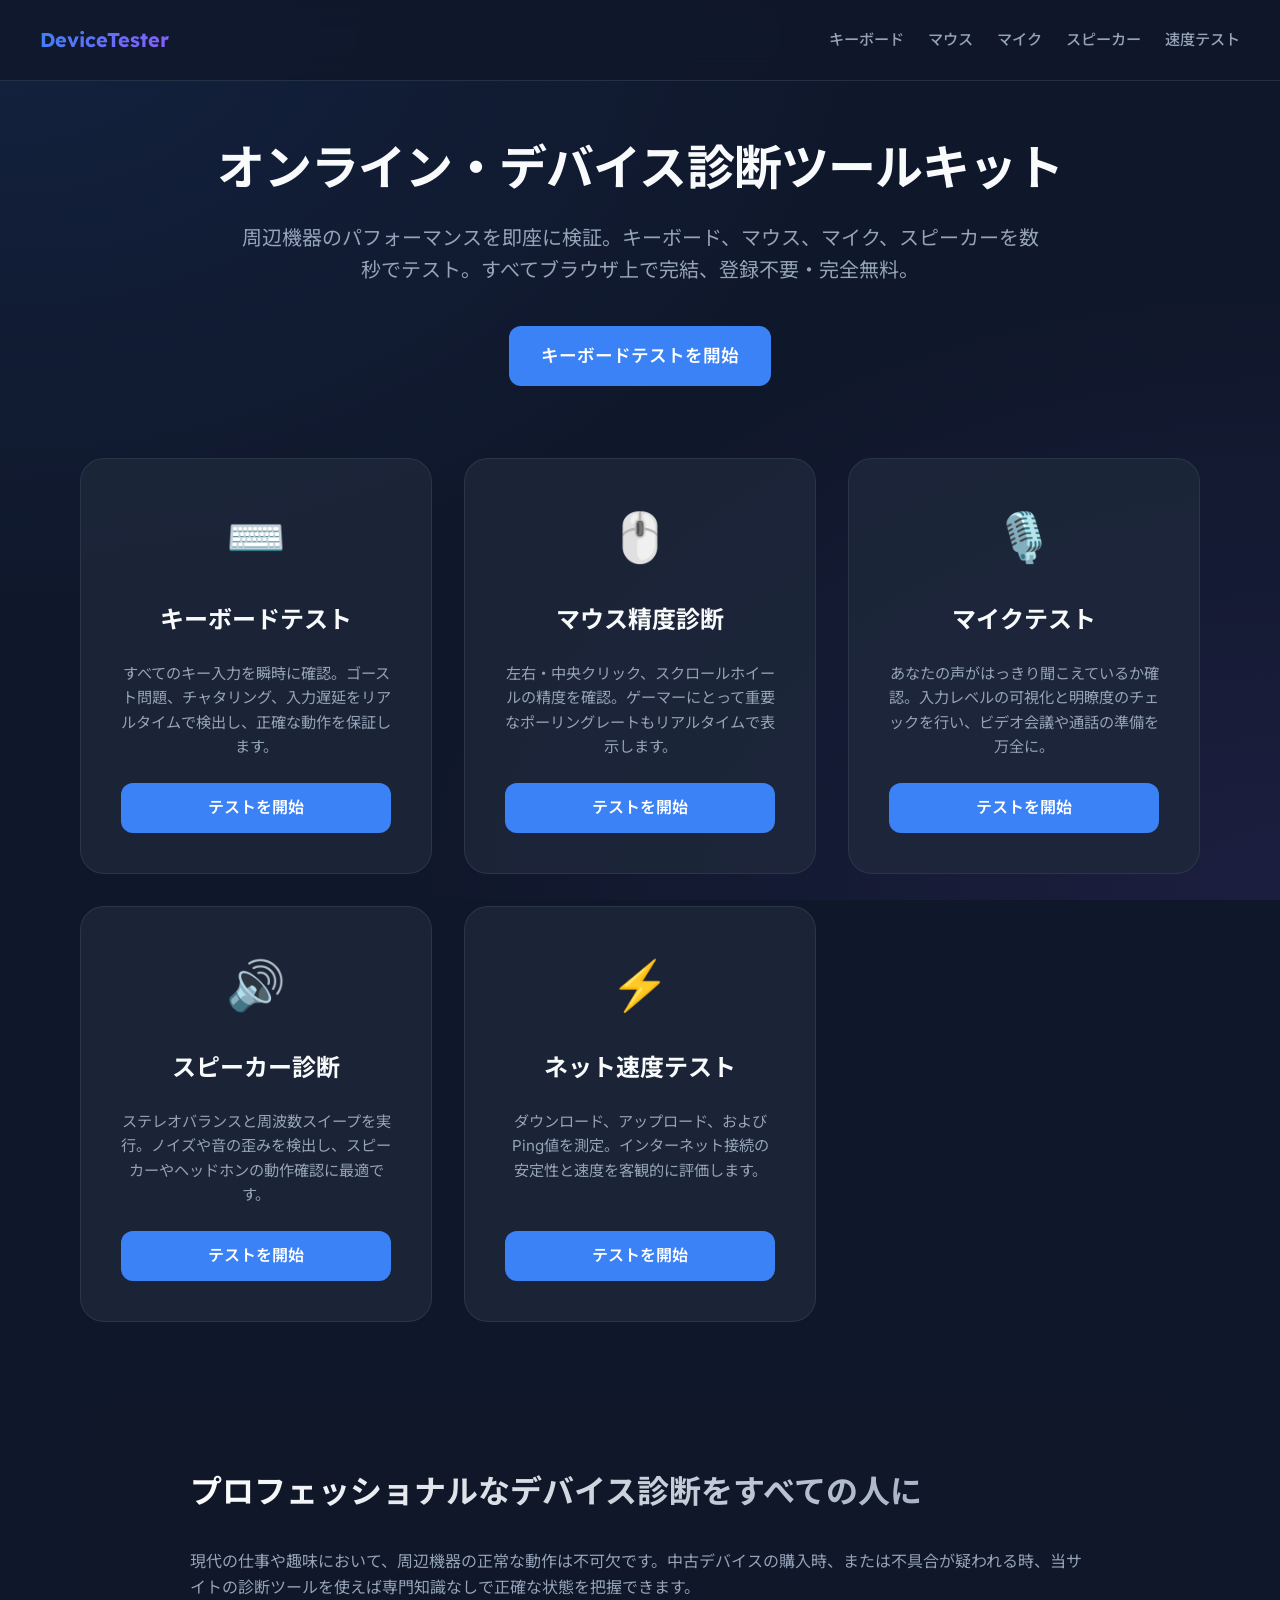
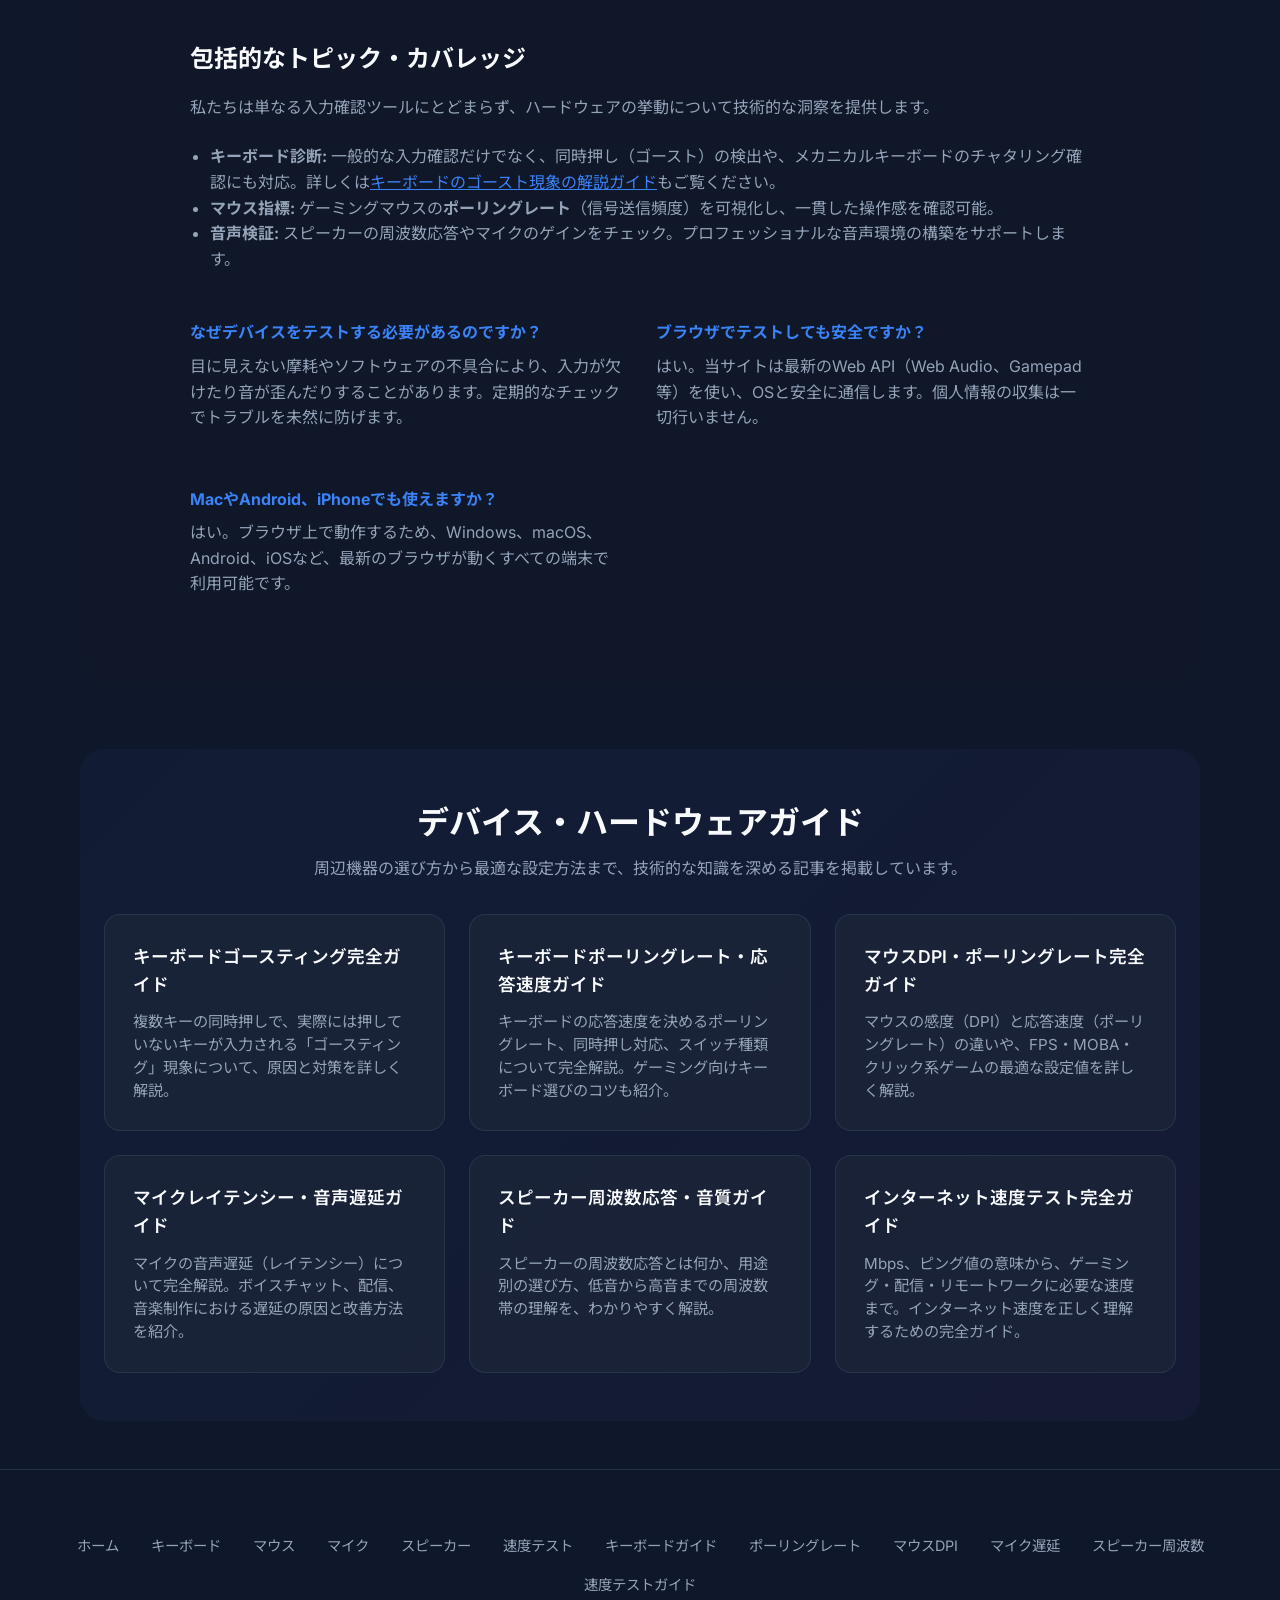
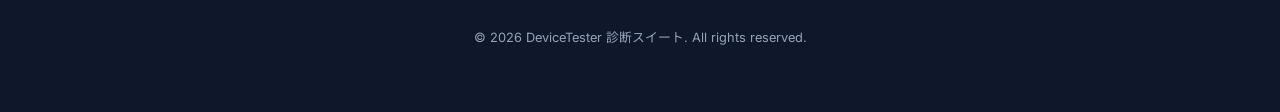
<file: Pictures/tools/keyboardtest/index.html>
<!DOCTYPE html>
<html lang="ja">

<head>
  <meta charset="UTF-8">
  <meta name="viewport" content="width=device-width, initial-scale=1.0">
  <title>デバイス診断ツールキット | キーボード・マウス・マイク・スピーカーを無料テスト</title>
  <meta name="description"
    content="インストール不要、ブラウザで即座に使えるハードウェア診断ツール。キーボードの反応、マウスの精度、マイクの明瞭度、スピーカーのバランスを完全無料でテストできます。">
  <link rel="canonical" href="https://xn--nckya1bjc7izjb.com/">
  <meta name="theme-color" content="#0f172a">
  <link rel="icon" type="image/svg+xml" href="favicon.svg">
  <link rel="apple-touch-icon" href="apple-touch-icon.png">
  <link rel="preconnect" href="https://fonts.googleapis.com">
  <link rel="preconnect" href="https://fonts.gstatic.com" crossorigin>
  <link rel="stylesheet"
    href="https://fonts.googleapis.com/css2?family=Inter:wght@400;500;600;700&family=Lexend:wght@400;500;600;700&family=Noto+Sans+JP:wght@400;500;700&display=swap">
  <link rel="stylesheet" href="styles.css">

  <!-- Open Graph -->
  <meta property="og:title" content="デバイス診断ツールキット | オンライン・ハードウェア・チェック">
  <meta property="og:description" content="ブラウザでデバイスの動作を確認。キーボード、マウス、音声を即座にテスト可能。">
  <meta property="og:type" content="website">
  <meta property="og:url" content="https://xn--nckya1bjc7izjb.com/">
  <meta property="og:site_name" content="DeviceTester">
  <meta property="og:locale" content="ja_JP">
  <meta property="og:image" content="https://xn--nckya1bjc7izjb.com/og-image.png">
  <meta property="og:image:width" content="1200">
  <meta property="og:image:height" content="630">

  <!-- Twitter Card -->
  <meta name="twitter:card" content="summary_large_image">
  <meta name="twitter:title" content="デバイス診断ツールキット | オンライン・ハードウェア・チェック">
  <meta name="twitter:description" content="ブラウザでデバイスの動作を確認。キーボード、マウス、音声を即座にテスト可能。">
  <meta name="twitter:image" content="https://xn--nckya1bjc7izjb.com/og-image.png">

  <!-- Structured Data JSON-LD -->
  <script type="application/ld+json">
    {
      "@context": "https://schema.org",
      "@type": "WebSite",
      "name": "デバイス診断ツールキット",
      "alternateName": "DeviceTester",
      "url": "https://xn--nckya1bjc7izjb.com/",
      "inLanguage": "ja"
    }
  </script>
  <script type="application/ld+json">
    {
      "@context": "https://schema.org",
      "@type": "FAQPage",
      "mainEntity": [
        {
          "@type": "Question",
          "name": "なぜデバイスをテストする必要があるのですか？",
          "acceptedAnswer": {
            "@type": "Answer",
            "text": "目に見えない摩耗やソフトウェアの不具合により、入力が欠けたり音が歪んだりすることがあります。定期的なチェックでトラブルを未然に防げます。"
          }
        },
        {
          "@type": "Question",
          "name": "ブラウザでテストしても安全ですか？",
          "acceptedAnswer": {
            "@type": "Answer",
            "text": "はい。当サイトは最新のWeb API（Web Audio、Gamepad等）を使い、OSと安全に通信します。個人情報の収集は一切行いません。"
          }
        },
        {
          "@type": "Question",
          "name": "MacやAndroid、iPhoneでも使えますか？",
          "acceptedAnswer": {
            "@type": "Answer",
            "text": "はい。ブラウザ上で動作するため、Windows、macOS、Android、iOSなど、最新のブラウザが動くすべての端末で利用可能です。"
          }
        }
      ]
    }
  </script>
</head>

<body>
  <header>
    <a href="index.html" class="brand">
      <span>DeviceTester</span>
    </a>
    <nav aria-label="メインナビゲーション">
      <a href="keyboard-test.html">キーボード</a>
      <a href="mouse-test.html">マウス</a>
      <a href="mic-test.html">マイク</a>
      <a href="speaker-test.html">スピーカー</a>
      <a href="speed-test.html">速度テスト</a>
    </nav>
  </header>

  <main>
    <section class="hero">
      <h1>オンライン・デバイス診断ツールキット</h1>
      <p>周辺機器のパフォーマンスを即座に検証。キーボード、マウス、マイク、スピーカーを数秒でテスト。すべてブラウザ上で完結、登録不要・完全無料。</p>
      <div class="hero-cta">
        <a href="keyboard-test.html" class="btn btn-primary">キーボードテストを開始</a>
      </div>
    </section>

    <!-- Core Tool Cards -->
    <div class="tool-grid">
      <a href="keyboard-test.html" class="tool-card">
        <div class="tool-icon" aria-hidden="true">⌨️</div>
        <h3>キーボードテスト</h3>
        <p>すべてのキー入力を瞬時に確認。ゴースト問題、チャタリング、入力遅延をリアルタイムで検出し、正確な動作を保証します。</p>
        <span class="btn btn-primary">テストを開始</span>
      </a>

      <a href="mouse-test.html" class="tool-card">
        <div class="tool-icon" aria-hidden="true">🖱️</div>
        <h3>マウス精度診断</h3>
        <p>左右・中央クリック、スクロールホイールの精度を確認。ゲーマーにとって重要なポーリングレートもリアルタイムで表示します。</p>
        <span class="btn btn-primary">テストを開始</span>
      </a>

      <a href="mic-test.html" class="tool-card">
        <div class="tool-icon" aria-hidden="true">🎙️</div>
        <h3>マイクテスト</h3>
        <p>あなたの声がはっきり聞こえているか確認。入力レベルの可視化と明瞭度のチェックを行い、ビデオ会議や通話の準備を万全に。</p>
        <span class="btn btn-primary">テストを開始</span>
      </a>

      <a href="speaker-test.html" class="tool-card">
        <div class="tool-icon" aria-hidden="true">🔊</div>
        <h3>スピーカー診断</h3>
        <p>ステレオバランスと周波数スイープを実行。ノイズや音の歪みを検出し、スピーカーやヘッドホンの動作確認に最適です。</p>
        <span class="btn btn-primary">テストを開始</span>
      </a>

      <a href="speed-test.html" class="tool-card">
        <div class="tool-icon" aria-hidden="true">⚡</div>
        <h3>ネット速度テスト</h3>
        <p>ダウンロード、アップロード、およびPing値を測定。インターネット接続の安定性と速度を客観的に評価します。</p>
        <span class="btn btn-primary">テストを開始</span>
      </a>
    </div>

    <!-- SEO & Educational Content Section -->
    <article class="seo-section">
      <div class="seo-content">
        <h2>プロフェッショナルなデバイス診断をすべての人に</h2>
        <p>
          現代の仕事や趣味において、周辺機器の正常な動作は不可欠です。中古デバイスの購入時、または不具合が疑われる時、当サイトの診断ツールを使えば専門知識なしで正確な状態を把握できます。
        </p>

        <h3>包括的なトピック・カバレッジ</h3>
        <p>
          私たちは単なる入力確認ツールにとどまらず、ハードウェアの挙動について技術的な洞察を提供します。
        </p>
        <ul>
          <li><strong>キーボード診断:</strong> 一般的な入力確認だけでなく、同時押し（ゴースト）の検出や、メカニカルキーボードのチャタリング確認にも対応。詳しくは<a href="guides/keyboard-ghosting.html">キーボードのゴースト現象の解説ガイド</a>もご覧ください。</li>
          <li><strong>マウス指標:</strong> ゲーミングマウスの<strong>ポーリングレート</strong>（信号送信頻度）を可視化し、一貫した操作感を確認可能。</li>
          <li><strong>音声検証:</strong> スピーカーの周波数応答やマイクのゲインをチェック。プロフェッショナルな音声環境の構築をサポートします。</li>
        </ul>

        <div class="faq-grid">
          <div class="faq-item">
            <h4>なぜデバイスをテストする必要があるのですか？</h4>
            <p>目に見えない摩耗やソフトウェアの不具合により、入力が欠けたり音が歪んだりすることがあります。定期的なチェックでトラブルを未然に防げます。</p>
          </div>
          <div class="faq-item">
            <h4>ブラウザでテストしても安全ですか？</h4>
            <p>はい。当サイトは最新のWeb API（Web Audio、Gamepad等）を使い、OSと安全に通信します。個人情報の収集は一切行いません。</p>
          </div>
          <div class="faq-item">
            <h4>MacやAndroid、iPhoneでも使えますか？</h4>
            <p>はい。ブラウザ上で動作するため、Windows、macOS、Android、iOSなど、最新のブラウザが動くすべての端末で利用可能です。</p>
          </div>
        </div>
      </div>
    </article>

    <!-- Featured Guides Section -->
    <section class="guides-section">
      <h2>デバイス・ハードウェアガイド</h2>
      <p style="text-align: center; color: var(--text-muted); margin-bottom: 2rem;">周辺機器の選び方から最適な設定方法まで、技術的な知識を深める記事を掲載しています。</p>
      <div class="guides-grid">
        <a href="guides/keyboard-ghosting.html" class="guide-card">
          <h3>キーボードゴースティング完全ガイド</h3>
          <p>複数キーの同時押しで、実際には押していないキーが入力される「ゴースティング」現象について、原因と対策を詳しく解説。</p>
        </a>
        <a href="guides/keyboard-polling-rate.html" class="guide-card">
          <h3>キーボードポーリングレート・応答速度ガイド</h3>
          <p>キーボードの応答速度を決めるポーリングレート、同時押し対応、スイッチ種類について完全解説。ゲーミング向けキーボード選びのコツも紹介。</p>
        </a>
        <a href="guides/mouse-dpi-polling-rate.html" class="guide-card">
          <h3>マウスDPI・ポーリングレート完全ガイド</h3>
          <p>マウスの感度（DPI）と応答速度（ポーリングレート）の違いや、FPS・MOBA・クリック系ゲームの最適な設定値を詳しく解説。</p>
        </a>
        <a href="guides/microphone-latency.html" class="guide-card">
          <h3>マイクレイテンシー・音声遅延ガイド</h3>
          <p>マイクの音声遅延（レイテンシー）について完全解説。ボイスチャット、配信、音楽制作における遅延の原因と改善方法を紹介。</p>
        </a>
        <a href="guides/speaker-frequency-response.html" class="guide-card">
          <h3>スピーカー周波数応答・音質ガイド</h3>
          <p>スピーカーの周波数応答とは何か、用途別の選び方、低音から高音までの周波数帯の理解を、わかりやすく解説。</p>
        </a>
        <a href="guides/internet-speed-test.html" class="guide-card">
          <h3>インターネット速度テスト完全ガイド</h3>
          <p>Mbps、ピング値の意味から、ゲーミング・配信・リモートワークに必要な速度まで。インターネット速度を正しく理解するための完全ガイド。</p>
        </a>
      </div>
    </section>
  </main>

  <footer>
    <div class="footer-nav">
      <a href="index.html">ホーム</a>
      <a href="keyboard-test.html">キーボード</a>
      <a href="mouse-test.html">マウス</a>
      <a href="mic-test.html">マイク</a>
      <a href="speaker-test.html">スピーカー</a>
      <a href="speed-test.html">速度テスト</a>
      <a href="guides/keyboard-ghosting.html">キーボードガイド</a>
      <a href="guides/keyboard-polling-rate.html">ポーリングレート</a>
      <a href="guides/mouse-dpi-polling-rate.html">マウスDPI</a>
      <a href="guides/microphone-latency.html">マイク遅延</a>
      <a href="guides/speaker-frequency-response.html">スピーカー周波数</a>
      <a href="guides/internet-speed-test.html">速度テストガイド</a>
    </div>
    <p class="footer-copy">&copy; 2026 DeviceTester 診断スイート. All rights reserved.</p>
  </footer>

</body>

</html>
</file>
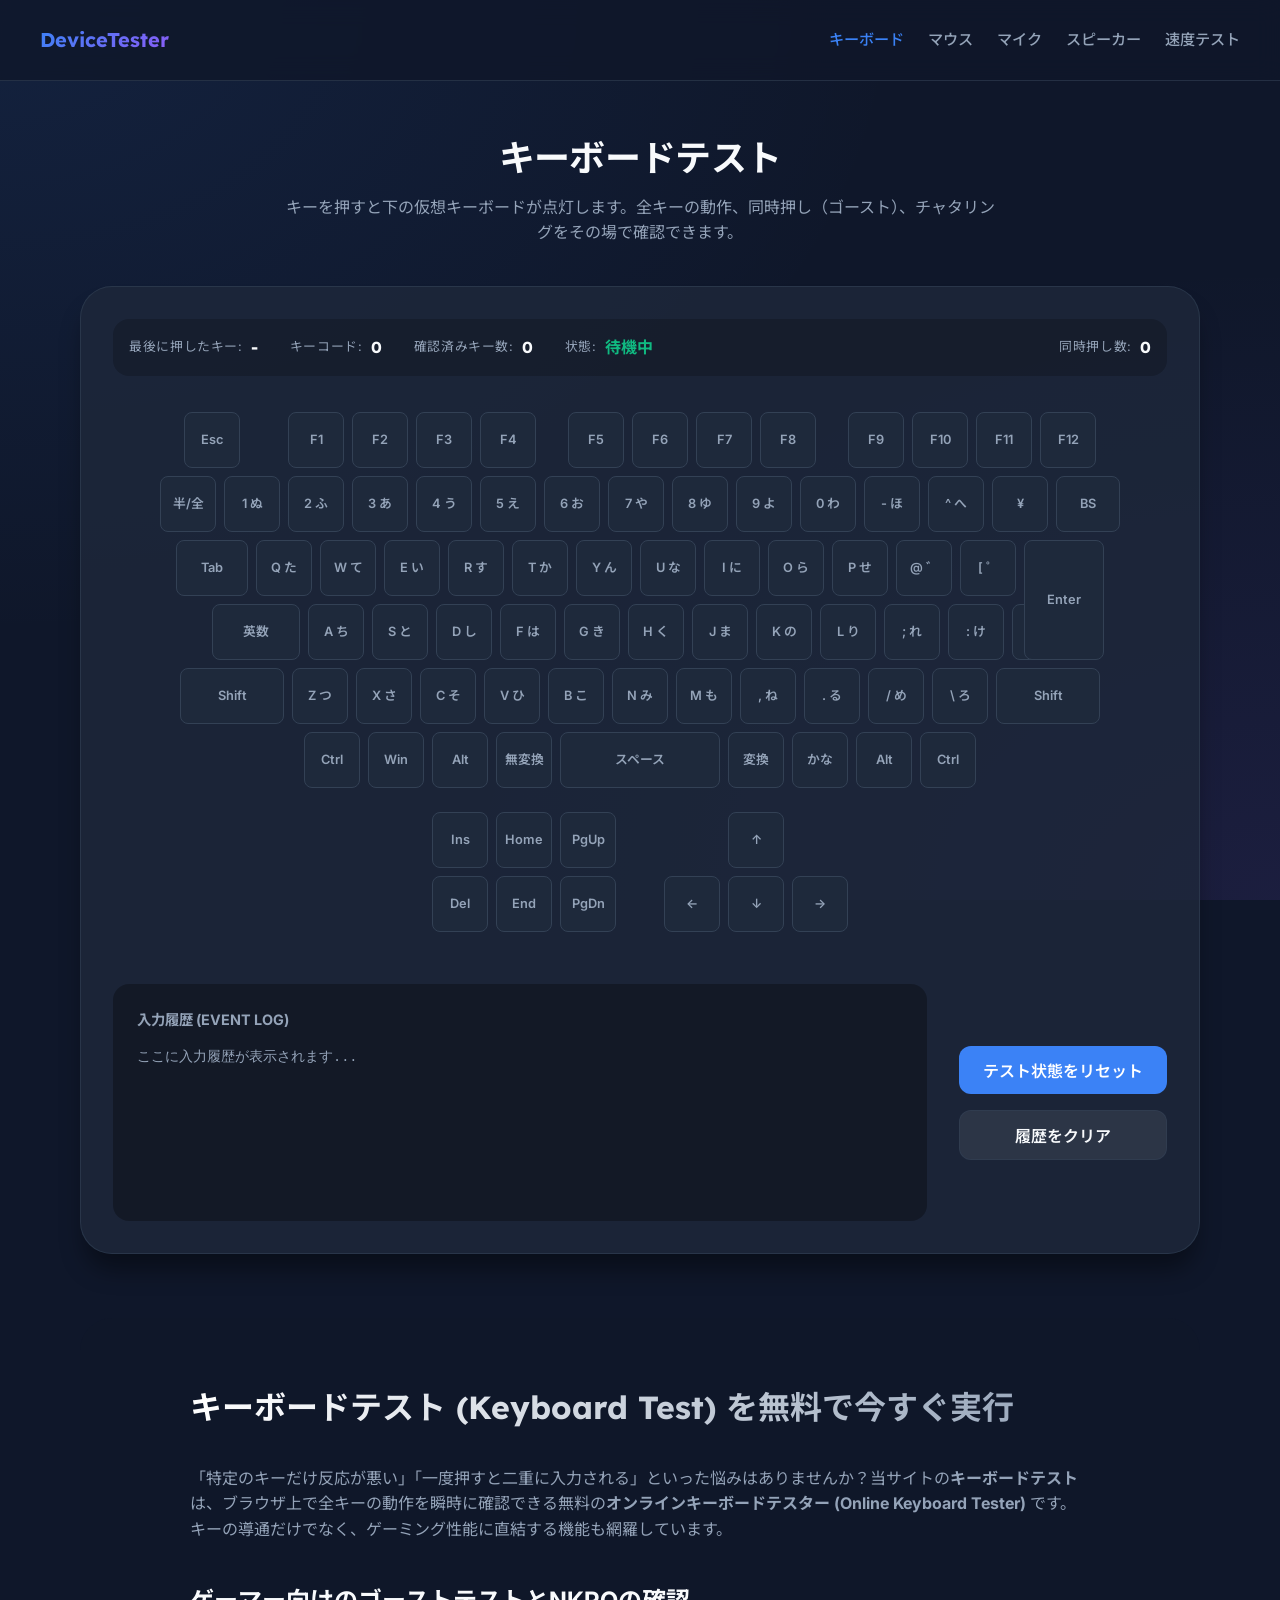
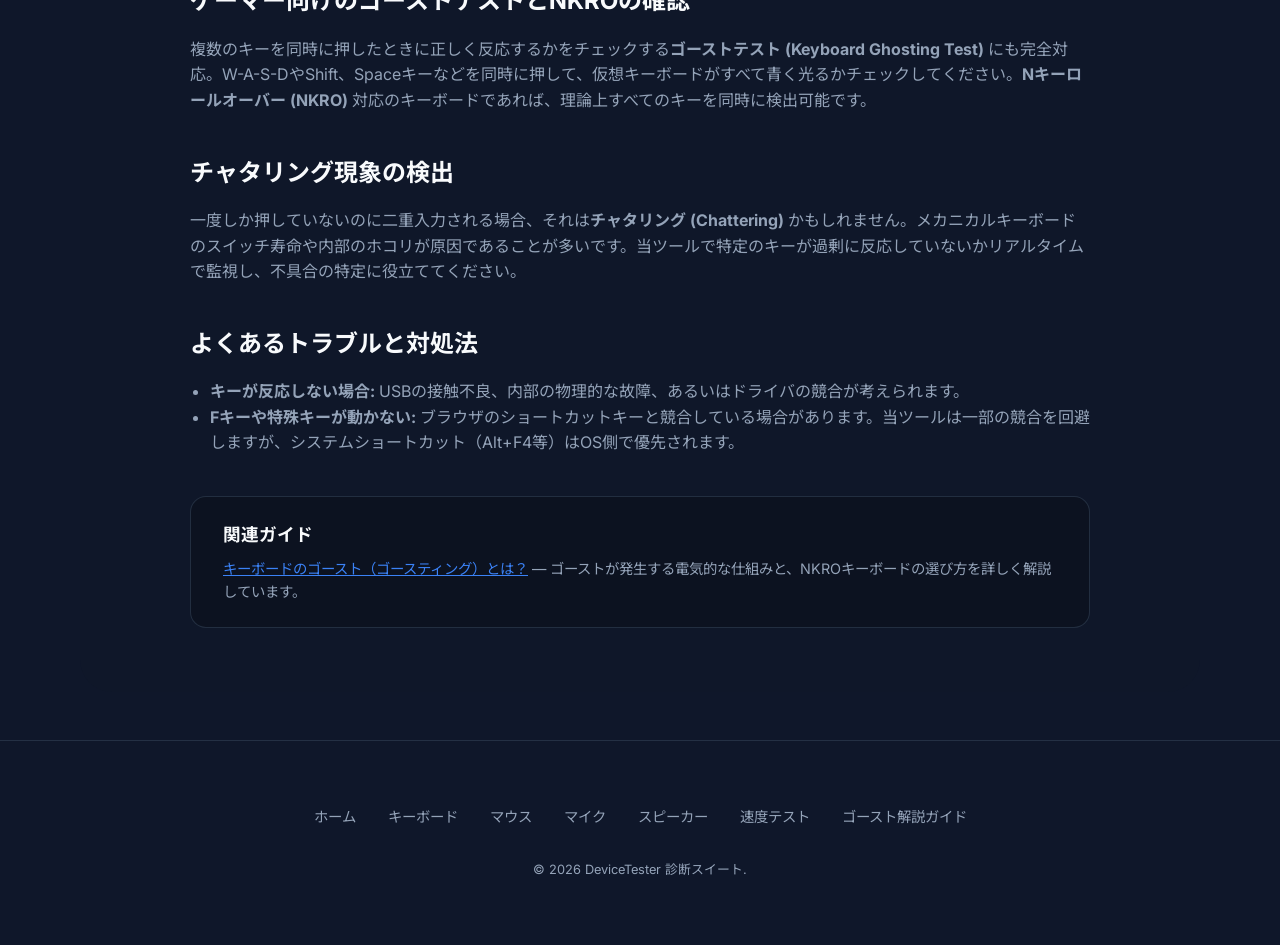
<file: Pictures/tools/keyboardtest/keyboard-test.html>
<!DOCTYPE html>
<html lang="ja">

<head>
  <meta charset="UTF-8">
  <meta name="viewport" content="width=device-width, initial-scale=1.0">
  <title>キーボードテスト (Keyboard Test) | オンラインで全キーの動作・ゴースト確認</title>
  <meta name="description"
    content="ブラウザで即座に使えるオンラインキーボードテスター (Online Keyboard Tester)。すべてのキー、同時押し（ゴーストテスト）、チャタリング、NKRO、入力遅延を視覚的に検出し、メカニカルキーボード等の正確な動作をチェック。">
  <link rel="canonical" href="https://xn--nckya1bjc7izjb.com/keyboard-test.html">
  <meta name="theme-color" content="#0f172a">
  <link rel="icon" type="image/svg+xml" href="favicon.svg">
  <link rel="apple-touch-icon" href="apple-touch-icon.png">
  <link rel="preconnect" href="https://fonts.googleapis.com">
  <link rel="preconnect" href="https://fonts.gstatic.com" crossorigin>
  <link rel="stylesheet"
    href="https://fonts.googleapis.com/css2?family=Inter:wght@400;500;600;700&family=Lexend:wght@400;500;600;700&family=Noto+Sans+JP:wght@400;500;700&display=swap">
  <link rel="stylesheet" href="styles.css">

  <!-- Open Graph -->
  <meta property="og:title" content="キーボードテスト | リアルタイム・ハードウェア診断">
  <meta property="og:description" content="キー入力を瞬時に可視化。ダウンロード不要でキーボードの不具合をチェック。">
  <meta property="og:type" content="website">
  <meta property="og:url" content="https://xn--nckya1bjc7izjb.com/keyboard-test.html">
  <meta property="og:site_name" content="DeviceTester">
  <meta property="og:locale" content="ja_JP">
  <meta property="og:image" content="https://xn--nckya1bjc7izjb.com/og-image.png">
  <meta property="og:image:width" content="1200">
  <meta property="og:image:height" content="630">

  <!-- Twitter Card -->
  <meta name="twitter:card" content="summary_large_image">
  <meta name="twitter:title" content="キーボードテスト | リアルタイム・ハードウェア診断">
  <meta name="twitter:description" content="キー入力を瞬時に可視化。ダウンロード不要でキーボードの不具合をチェック。">
  <meta name="twitter:image" content="https://xn--nckya1bjc7izjb.com/og-image.png">

  <!-- Structured Data JSON-LD -->
  <script type="application/ld+json">
    {
      "@context": "https://schema.org",
      "@type": "SoftwareApplication",
      "name": "オンラインキーボードテスター",
      "url": "https://xn--nckya1bjc7izjb.com/keyboard-test.html",
      "operatingSystem": "Any",
      "applicationCategory": "UtilitiesApplication",
      "inLanguage": "ja",
      "offers": {
        "@type": "Offer",
        "price": "0",
        "priceCurrency": "JPY"
      },
      "description": "キーボードのキー入力を視覚的に確認するための無料オンラインツールです。"
    }
  </script>
</head>

<body>
  <header>
    <a href="index.html" class="brand">
      <span>DeviceTester</span>
    </a>
    <nav aria-label="メインナビゲーション">
      <a href="keyboard-test.html" class="active">キーボード</a>
      <a href="mouse-test.html">マウス</a>
      <a href="mic-test.html">マイク</a>
      <a href="speaker-test.html">スピーカー</a>
      <a href="speed-test.html">速度テスト</a>
    </nav>
  </header>

  <main>
    <div class="page-title">
      <h1>キーボードテスト</h1>
      <p>キーを押すと下の仮想キーボードが点灯します。全キーの動作、同時押し（ゴースト）、チャタリングをその場で確認できます。</p>
    </div>

    <section class="test-container" id="kb-test-area">
      <div class="status-bar">
        <div class="status-item">
          <span class="label">最後に押したキー:</span>
          <span class="value" id="last-key-name">-</span>
        </div>
        <div class="status-item">
          <span class="label">キーコード:</span>
          <span class="value" id="last-key-code">0</span>
        </div>
        <div class="status-item">
          <span class="label">確認済みキー数:</span>
          <span class="value" id="keys-count">0</span>
        </div>
        <div class="status-item">
          <span class="label">状態:</span>
          <span class="value" id="test-status" style="color: var(--accent);">待機中</span>
        </div>
        <div class="status-item push-right">
          <span class="label">同時押し数:</span>
          <span class="value" id="active-keys-count">0</span>
        </div>
      </div>

      <!-- Modern Keyboard Visualizer (JIS Layout Labels) -->
      <div class="keyboard-scroll">
        <div class="keyboard-layout" id="keyboard-visualizer">
          <!-- Row 1: Function keys -->
          <div class="kb-row">
            <div class="kb-key" data-key="Escape">Esc</div>
            <div class="kb-gap-md"></div>
            <div class="kb-key" data-key="F1">F1</div>
            <div class="kb-key" data-key="F2">F2</div>
            <div class="kb-key" data-key="F3">F3</div>
            <div class="kb-key" data-key="F4">F4</div>
            <div class="kb-gap-sm"></div>
            <div class="kb-key" data-key="F5">F5</div>
            <div class="kb-key" data-key="F6">F6</div>
            <div class="kb-key" data-key="F7">F7</div>
            <div class="kb-key" data-key="F8">F8</div>
            <div class="kb-gap-sm"></div>
            <div class="kb-key" data-key="F9">F9</div>
            <div class="kb-key" data-key="F10">F10</div>
            <div class="kb-key" data-key="F11">F11</div>
            <div class="kb-key" data-key="F12">F12</div>
          </div>

          <!-- Row 2 -->
          <div class="kb-row">
            <div class="kb-key" data-key="Backquote">半/全</div>
            <div class="kb-key" data-key="Digit1">1 ぬ</div>
            <div class="kb-key" data-key="Digit2">2 ふ</div>
            <div class="kb-key" data-key="Digit3">3 あ</div>
            <div class="kb-key" data-key="Digit4">4 う</div>
            <div class="kb-key" data-key="Digit5">5 え</div>
            <div class="kb-key" data-key="Digit6">6 お</div>
            <div class="kb-key" data-key="Digit7">7 や</div>
            <div class="kb-key" data-key="Digit8">8 ゆ</div>
            <div class="kb-key" data-key="Digit9">9 よ</div>
            <div class="kb-key" data-key="Digit0">0 わ</div>
            <div class="kb-key" data-key="Minus">- ほ</div>
            <div class="kb-key" data-key="Equal">^ へ</div>
            <div class="kb-key" data-key="IntlYen">¥</div>
            <div class="kb-key" data-key="Backspace" style="min-width: 4rem;">BS</div>
          </div>

          <!-- Row 3 -->
          <div class="kb-row">
            <div class="kb-key" data-key="Tab" style="min-width: 4.5rem;">Tab</div>
            <div class="kb-key" data-key="KeyQ">Q た</div>
            <div class="kb-key" data-key="KeyW">W て</div>
            <div class="kb-key" data-key="KeyE">E い</div>
            <div class="kb-key" data-key="KeyR">R す</div>
            <div class="kb-key" data-key="KeyT">T か</div>
            <div class="kb-key" data-key="KeyY">Y ん</div>
            <div class="kb-key" data-key="KeyU">U な</div>
            <div class="kb-key" data-key="KeyI">I に</div>
            <div class="kb-key" data-key="KeyO">O ら</div>
            <div class="kb-key" data-key="KeyP">P せ</div>
            <div class="kb-key" data-key="BracketLeft">@ ゛</div>
            <div class="kb-key" data-key="BracketRight">[ ゜</div>
            <div class="kb-key kb-key-enter" data-key="Enter">Enter</div>
          </div>

          <!-- Row 4 -->
          <div class="kb-row">
            <div class="kb-key" data-key="CapsLock" style="min-width: 5.5rem;">英数</div>
            <div class="kb-key" data-key="KeyA">A ち</div>
            <div class="kb-key" data-key="KeyS">S と</div>
            <div class="kb-key" data-key="KeyD">D し</div>
            <div class="kb-key" data-key="KeyF">F は</div>
            <div class="kb-key" data-key="KeyG">G き</div>
            <div class="kb-key" data-key="KeyH">H く</div>
            <div class="kb-key" data-key="KeyJ">J ま</div>
            <div class="kb-key" data-key="KeyK">K の</div>
            <div class="kb-key" data-key="KeyL">L り</div>
            <div class="kb-key" data-key="Semicolon">; れ</div>
            <div class="kb-key" data-key="Quote">: け</div>
            <div class="kb-key" data-key="Backslash">] む</div>
          </div>

          <!-- Row 5 -->
          <div class="kb-row">
            <div class="kb-key" data-key="ShiftLeft" style="min-width: 6.5rem;">Shift</div>
            <div class="kb-key" data-key="KeyZ">Z つ</div>
            <div class="kb-key" data-key="KeyX">X さ</div>
            <div class="kb-key" data-key="KeyC">C そ</div>
            <div class="kb-key" data-key="KeyV">V ひ</div>
            <div class="kb-key" data-key="KeyB">B こ</div>
            <div class="kb-key" data-key="KeyN">N み</div>
            <div class="kb-key" data-key="KeyM">M も</div>
            <div class="kb-key" data-key="Comma">, ね</div>
            <div class="kb-key" data-key="Period">. る</div>
            <div class="kb-key" data-key="Slash">/ め</div>
            <div class="kb-key" data-key="IntlRo">\ ろ</div>
            <div class="kb-key" data-key="ShiftRight" style="min-width: 6.5rem;">Shift</div>
          </div>

          <!-- Row 6: Modifier keys and Space -->
          <div class="kb-row">
            <div class="kb-key" data-key="ControlLeft">Ctrl</div>
            <div class="kb-key" data-key="MetaLeft">Win</div>
            <div class="kb-key" data-key="AltLeft">Alt</div>
            <div class="kb-key" data-key="NonConvert">無変換</div>
            <div class="kb-key" data-key="Space" style="min-width: 10rem;">スペース</div>
            <div class="kb-key" data-key="Convert">変換</div>
            <div class="kb-key" data-key="KanaMode">かな</div>
            <div class="kb-key" data-key="AltRight">Alt</div>
            <div class="kb-key" data-key="ControlRight">Ctrl</div>
          </div>

          <!-- Navigation & Arrow Cluster -->
          <div class="kb-row" style="margin-top: 1rem;">
            <div class="kb-key" data-key="Insert">Ins</div>
            <div class="kb-key" data-key="Home">Home</div>
            <div class="kb-key" data-key="PageUp">PgUp</div>
            <div class="kb-gap-md"></div>
            <div class="kb-gap-key"></div>
            <div class="kb-key" data-key="ArrowUp">↑</div>
            <div class="kb-gap-key"></div>
          </div>
          <div class="kb-row">
            <div class="kb-key" data-key="Delete">Del</div>
            <div class="kb-key" data-key="End">End</div>
            <div class="kb-key" data-key="PageDown">PgDn</div>
            <div class="kb-gap-md"></div>
            <div class="kb-key" data-key="ArrowLeft">←</div>
            <div class="kb-key" data-key="ArrowDown">↓</div>
            <div class="kb-key" data-key="ArrowRight">→</div>
          </div>
        </div>
      </div>

      <div class="kb-panels">
        <div class="history-container">
          <h2>入力履歴 (Event Log)</h2>
          <div id="key-history" class="history-log">
            <div class="placeholder">ここに入力履歴が表示されます...</div>
          </div>
        </div>
        <div class="kb-actions">
          <button class="btn btn-primary" id="reset-keyboard">テスト状態をリセット</button>
          <button class="btn btn-secondary" id="clear-history">履歴をクリア</button>
        </div>
      </div>
    </section>

    <!-- SEO Content -->
    <article class="seo-section">
      <div class="seo-content">
        <h2>キーボードテスト (Keyboard Test) を無料で今すぐ実行</h2>
        <p>
          「特定のキーだけ反応が悪い」「一度押すと二重に入力される」といった悩みはありませんか？当サイトの<strong>キーボードテスト</strong>は、ブラウザ上で全キーの動作を瞬時に確認できる無料の<strong>オンラインキーボードテスター (Online Keyboard Tester)</strong> です。キーの導通だけでなく、ゲーミング性能に直結する機能も網羅しています。
        </p>

        <h3>ゲーマー向けのゴーストテストとNKROの確認</h3>
        <p>
          複数のキーを同時に押したときに正しく反応するかをチェックする<strong>ゴーストテスト (Keyboard Ghosting Test)</strong> にも完全対応。W-A-S-DやShift、Spaceキーなどを同時に押して、仮想キーボードがすべて青く光るかチェックしてください。<strong>Nキーロールオーバー (NKRO)</strong> 対応のキーボードであれば、理論上すべてのキーを同時に検出可能です。
        </p>

        <h3>チャタリング現象の検出</h3>
        <p>
          一度しか押していないのに二重入力される場合、それは<strong>チャタリング (Chattering)</strong> かもしれません。メカニカルキーボードのスイッチ寿命や内部のホコリが原因であることが多いです。当ツールで特定のキーが過剰に反応していないかリアルタイムで監視し、不具合の特定に役立ててください。
        </p>

        <h3>よくあるトラブルと対処法</h3>
        <ul>
          <li><strong>キーが反応しない場合:</strong> USBの接触不良、内部の物理的な故障、あるいはドライバの競合が考えられます。</li>
          <li><strong>Fキーや特殊キーが動かない:</strong> ブラウザのショートカットキーと競合している場合があります。当ツールは一部の競合を回避しますが、システムショートカット（Alt+F4等）はOS側で優先されます。</li>
        </ul>

        <aside class="related-guide">
          <h3>関連ガイド</h3>
          <p><a href="guides/keyboard-ghosting.html">キーボードのゴースト（ゴースティング）とは？</a> — ゴーストが発生する電気的な仕組みと、NKROキーボードの選び方を詳しく解説しています。</p>
        </aside>
      </div>
    </article>
  </main>

  <footer>
    <div class="footer-nav">
      <a href="index.html">ホーム</a>
      <a href="keyboard-test.html">キーボード</a>
      <a href="mouse-test.html">マウス</a>
      <a href="mic-test.html">マイク</a>
      <a href="speaker-test.html">スピーカー</a>
      <a href="speed-test.html">速度テスト</a>
      <a href="guides/keyboard-ghosting.html">ゴースト解説ガイド</a>
    </div>
    <p class="footer-copy">&copy; 2026 DeviceTester 診断スイート.</p>
  </footer>

  <script src="keyboard-script.js"></script>
</body>

</html>
</file>
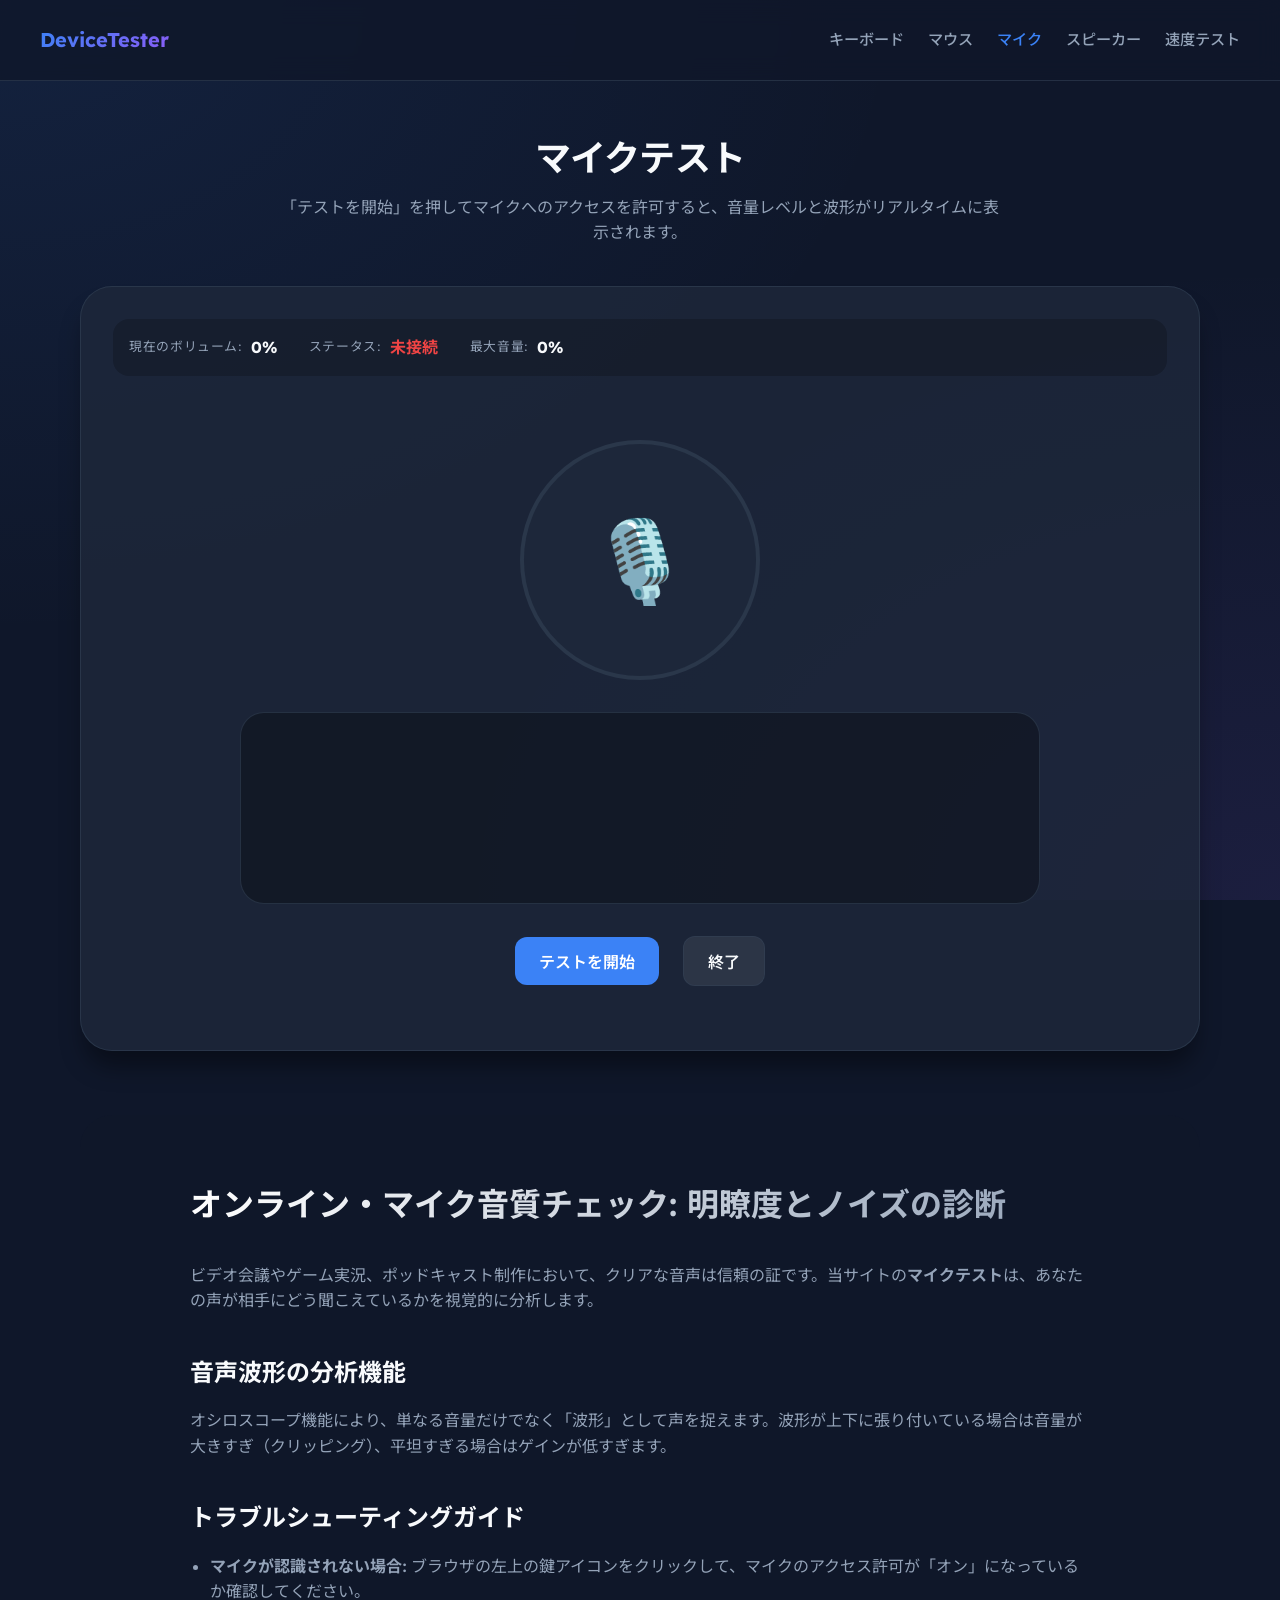
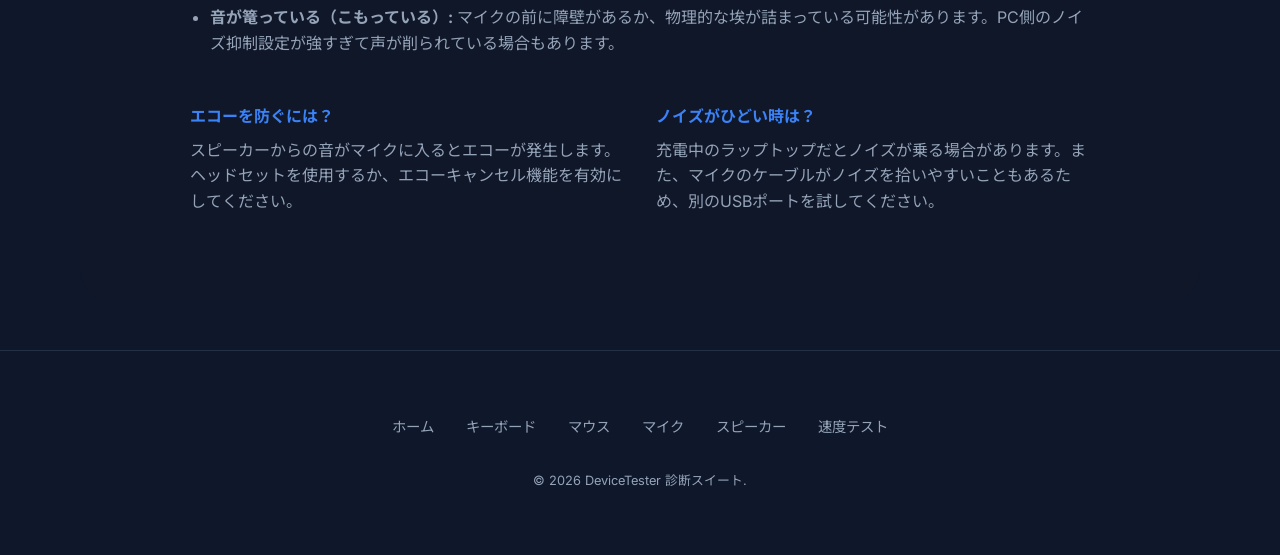
<file: Pictures/tools/keyboardtest/mic-test.html>
<!DOCTYPE html>
<html lang="ja">

<head>
  <meta charset="UTF-8">
  <meta name="viewport" content="width=device-width, initial-scale=1.0">
  <title>マイクテスト | 明瞭度、音量、ノイズのオンライン確認</title>
  <meta name="description"
    content="ブラウザで即座にマイクの明瞭度を確認。音量レベルの可視化とオシロスコープによる信号解析で、ビデオ会議やストリーミング前の音声チェックに最適です。">
  <link rel="canonical" href="https://xn--nckya1bjc7izjb.com/mic-test.html">
  <meta name="theme-color" content="#0f172a">
  <link rel="icon" type="image/svg+xml" href="favicon.svg">
  <link rel="apple-touch-icon" href="apple-touch-icon.png">
  <link rel="preconnect" href="https://fonts.googleapis.com">
  <link rel="preconnect" href="https://fonts.gstatic.com" crossorigin>
  <link rel="stylesheet"
    href="https://fonts.googleapis.com/css2?family=Inter:wght@400;500;600;700&family=Lexend:wght@400;500;600;700&family=Noto+Sans+JP:wght@400;500;700&display=swap">
  <link rel="stylesheet" href="styles.css">

  <!-- Open Graph -->
  <meta property="og:title" content="マイクテスト | リアルタイム・音声ハードウェア診断">
  <meta property="og:description" content="あなたの声はクリアに聞こえていますか？無料のマイク音質チェック。">
  <meta property="og:type" content="website">
  <meta property="og:url" content="https://xn--nckya1bjc7izjb.com/mic-test.html">
  <meta property="og:site_name" content="DeviceTester">
  <meta property="og:locale" content="ja_JP">
  <meta property="og:image" content="https://xn--nckya1bjc7izjb.com/og-image.png">
  <meta property="og:image:width" content="1200">
  <meta property="og:image:height" content="630">

  <!-- Twitter Card -->
  <meta name="twitter:card" content="summary_large_image">
  <meta name="twitter:title" content="マイクテスト | リアルタイム・音声ハードウェア診断">
  <meta name="twitter:description" content="あなたの声はクリアに聞こえていますか？無料のマイク音質チェック。">
  <meta name="twitter:image" content="https://xn--nckya1bjc7izjb.com/og-image.png">

  <!-- Structured Data JSON-LD -->
  <script type="application/ld+json">
    {
      "@context": "https://schema.org",
      "@type": "SoftwareApplication",
      "name": "オンラインマイクテスター",
      "url": "https://xn--nckya1bjc7izjb.com/mic-test.html",
      "operatingSystem": "Any",
      "applicationCategory": "UtilitiesApplication",
      "inLanguage": "ja",
      "offers": {
        "@type": "Offer",
        "price": "0",
        "priceCurrency": "JPY"
      },
      "description": "マイクの音量と波形を視覚的に表示して動作確認を行う無料ツールです。"
    }
  </script>
  <script type="application/ld+json">
    {
      "@context": "https://schema.org",
      "@type": "FAQPage",
      "mainEntity": [
        {
          "@type": "Question",
          "name": "エコーを防ぐには？",
          "acceptedAnswer": {
            "@type": "Answer",
            "text": "スピーカーからの音がマイクに入るとエコーが発生します。ヘッドセットを使用するか、エコーキャンセル機能を有効にしてください。"
          }
        },
        {
          "@type": "Question",
          "name": "ノイズがひどい時は？",
          "acceptedAnswer": {
            "@type": "Answer",
            "text": "充電中のラップトップだとノイズが乗る場合があります。また、マイクのケーブルがノイズを拾いやすいこともあるため、別のUSBポートを試してください。"
          }
        }
      ]
    }
  </script>
</head>

<body>
  <header>
    <a href="index.html" class="brand">
      <span>DeviceTester</span>
    </a>
    <nav aria-label="メインナビゲーション">
      <a href="keyboard-test.html">キーボード</a>
      <a href="mouse-test.html">マウス</a>
      <a href="mic-test.html" class="active">マイク</a>
      <a href="speaker-test.html">スピーカー</a>
      <a href="speed-test.html">速度テスト</a>
    </nav>
  </header>

  <main>
    <div class="page-title">
      <h1>マイクテスト</h1>
      <p>「テストを開始」を押してマイクへのアクセスを許可すると、音量レベルと波形がリアルタイムに表示されます。</p>
    </div>

    <section class="test-container" id="mic-test-area">
      <div class="status-bar">
        <div class="status-item">
          <span class="label">現在のボリューム:</span>
          <span class="value" id="input-level">0%</span>
        </div>
        <div class="status-item">
          <span class="label">ステータス:</span>
          <span class="value" id="mic-status" style="color: var(--danger);">未接続</span>
        </div>
        <div class="status-item">
          <span class="label">最大音量:</span>
          <span class="value" id="max-volume">0%</span>
        </div>
      </div>

      <!-- Mic Pulse and Oscilloscope -->
      <div class="mic-stage">
        <div id="mic-pulse" class="mic-pulse">
          <div id="mic-glow" class="mic-glow"></div>
          <span class="mic-emoji" aria-hidden="true">🎙️</span>
        </div>

        <div class="osc-wrap">
          <canvas id="oscilloscope" aria-label="マイク入力のオシロスコープ波形"></canvas>
        </div>

        <div class="test-controls" style="margin-top: 0;">
          <button class="btn btn-primary" id="start-mic">テストを開始</button>
          <button class="btn btn-secondary" id="stop-mic">終了</button>
        </div>
        <p id="mic-error" class="error-msg" role="alert">エラー: マイクへのアクセスが拒否されたか、デバイスが見つかりませんでした。</p>
      </div>
    </section>

    <!-- SEO Content Section -->
    <article class="seo-section">
      <div class="seo-content">
        <h2>オンライン・マイク音質チェック: 明瞭度とノイズの診断</h2>
        <p>
          ビデオ会議やゲーム実況、ポッドキャスト制作において、クリアな音声は信頼の証です。当サイトの<strong>マイクテスト</strong>は、あなたの声が相手にどう聞こえているかを視覚的に分析します。
        </p>

        <h3>音声波形の分析機能</h3>
        <p>
          オシロスコープ機能により、単なる音量だけでなく「波形」として声を捉えます。波形が上下に張り付いている場合は音量が大きすぎ（クリッピング）、平坦すぎる場合はゲインが低すぎます。
        </p>

        <h3>トラブルシューティングガイド</h3>
        <ul>
          <li><strong>マイクが認識されない場合:</strong> ブラウザの左上の鍵アイコンをクリックして、マイクのアクセス許可が「オン」になっているか確認してください。</li>
          <li><strong>音が篭っている（こもっている）:</strong> マイクの前に障壁があるか、物理的な埃が詰まっている可能性があります。PC側のノイズ抑制設定が強すぎて声が削られている場合もあります。</li>
        </ul>

        <div class="faq-grid">
          <div class="faq-item">
            <h4>エコーを防ぐには？</h4>
            <p>スピーカーからの音がマイクに入るとエコーが発生します。ヘッドセットを使用するか、エコーキャンセル機能を有効にしてください。</p>
          </div>
          <div class="faq-item">
            <h4>ノイズがひどい時は？</h4>
            <p>充電中のラップトップだとノイズが乗る場合があります。また、マイクのケーブルがノイズを拾いやすいこともあるため、別のUSBポートを試してください。</p>
          </div>
        </div>
      </div>
    </article>
  </main>

  <footer>
    <div class="footer-nav">
      <a href="index.html">ホーム</a>
      <a href="keyboard-test.html">キーボード</a>
      <a href="mouse-test.html">マウス</a>
      <a href="mic-test.html">マイク</a>
      <a href="speaker-test.html">スピーカー</a>
      <a href="speed-test.html">速度テスト</a>
    </div>
    <p class="footer-copy">&copy; 2026 DeviceTester 診断スイート.</p>
  </footer>

  <script src="mic-script.js"></script>
</body>

</html>
</file>
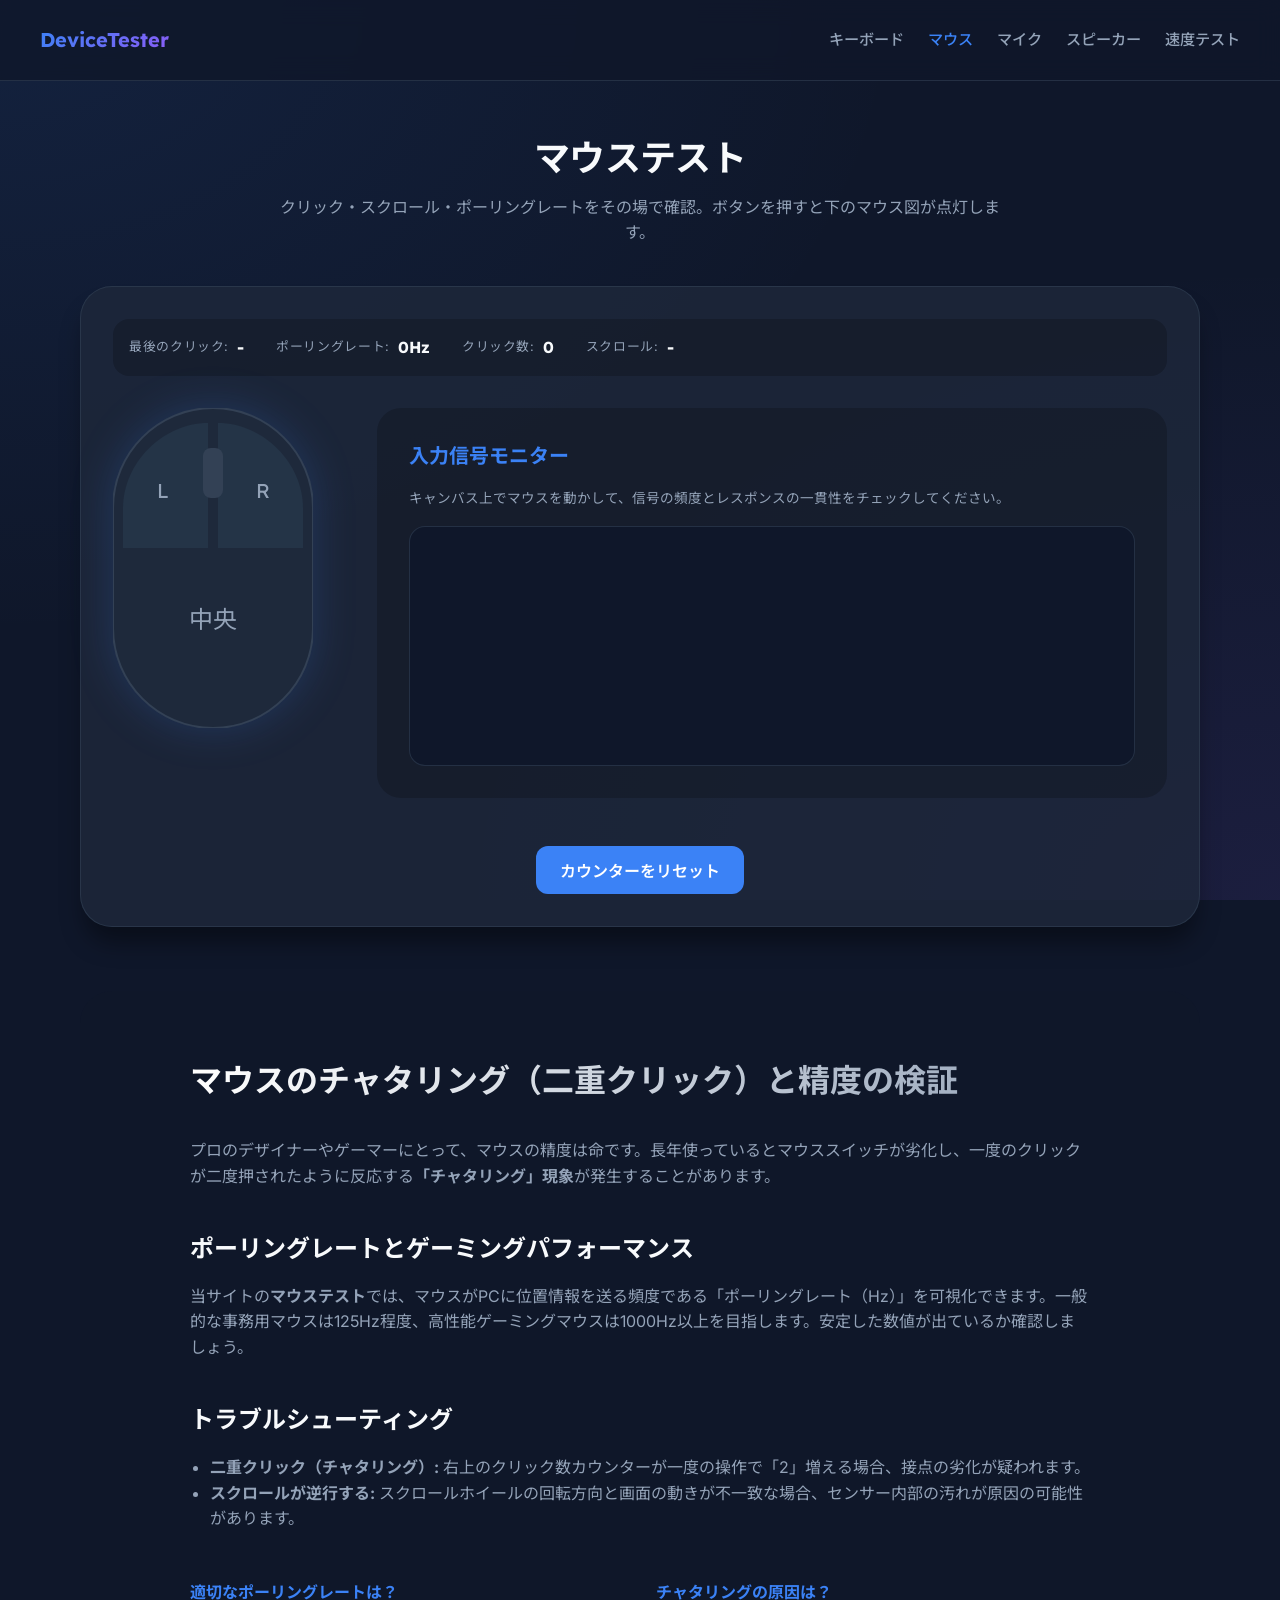
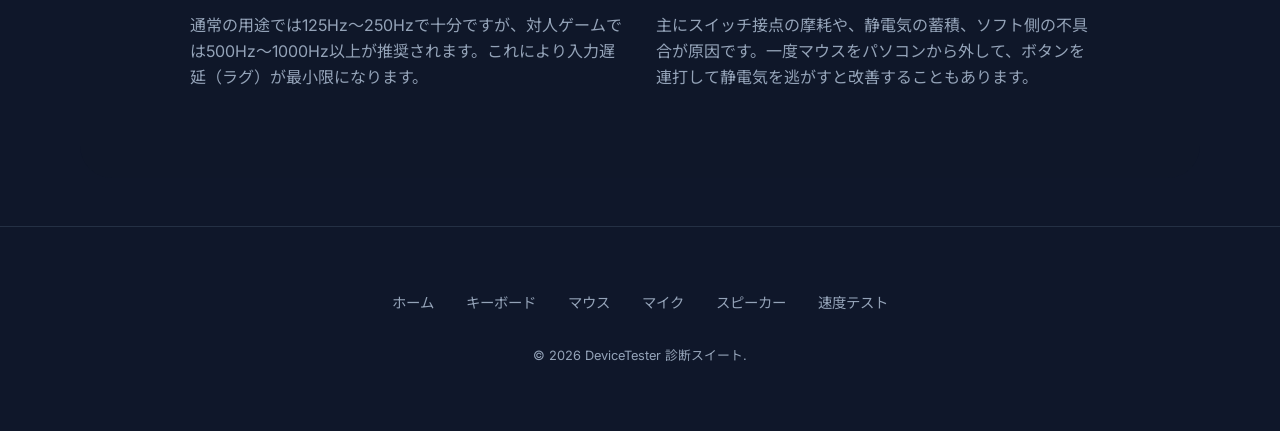
<file: Pictures/tools/keyboardtest/mouse-test.html>
<!DOCTYPE html>
<html lang="ja">

<head>
  <meta charset="UTF-8">
  <meta name="viewport" content="width=device-width, initial-scale=1.0">
  <title>マウステスト | クリック、スクロール、ポーリングレートの確認</title>
  <meta name="description"
    content="ブラウザでマウスの動作を精密にテスト。左右・中央クリック、スクロール、そしてゲーミングマウスで重要なポーリングレートをリアルタイムで測定・可視化します。">
  <link rel="canonical" href="https://xn--nckya1bjc7izjb.com/mouse-test.html">
  <meta name="theme-color" content="#0f172a">
  <link rel="icon" type="image/svg+xml" href="favicon.svg">
  <link rel="apple-touch-icon" href="apple-touch-icon.png">
  <link rel="preconnect" href="https://fonts.googleapis.com">
  <link rel="preconnect" href="https://fonts.gstatic.com" crossorigin>
  <link rel="stylesheet"
    href="https://fonts.googleapis.com/css2?family=Inter:wght@400;500;600;700&family=Lexend:wght@400;500;600;700&family=Noto+Sans+JP:wght@400;500;700&display=swap">
  <link rel="stylesheet" href="styles.css">

  <!-- Open Graph -->
  <meta property="og:title" content="マウステスト | リアルタイム・ハードウェア診断">
  <meta property="og:description" content="マウスクリックや移動の精度を瞬時に確認。無料のオンラインマウス診断。">
  <meta property="og:type" content="website">
  <meta property="og:url" content="https://xn--nckya1bjc7izjb.com/mouse-test.html">
  <meta property="og:site_name" content="DeviceTester">
  <meta property="og:locale" content="ja_JP">
  <meta property="og:image" content="https://xn--nckya1bjc7izjb.com/og-image.png">
  <meta property="og:image:width" content="1200">
  <meta property="og:image:height" content="630">

  <!-- Twitter Card -->
  <meta name="twitter:card" content="summary_large_image">
  <meta name="twitter:title" content="マウステスト | リアルタイム・ハードウェア診断">
  <meta name="twitter:description" content="マウスクリックや移動の精度を瞬時に確認。無料のオンラインマウス診断。">
  <meta name="twitter:image" content="https://xn--nckya1bjc7izjb.com/og-image.png">

  <!-- Structured Data JSON-LD -->
  <script type="application/ld+json">
    {
      "@context": "https://schema.org",
      "@type": "SoftwareApplication",
      "name": "オンラインマウステスター",
      "url": "https://xn--nckya1bjc7izjb.com/mouse-test.html",
      "operatingSystem": "Any",
      "applicationCategory": "UtilitiesApplication",
      "inLanguage": "ja",
      "offers": {
        "@type": "Offer",
        "price": "0",
        "priceCurrency": "JPY"
      },
      "description": "マウスのクリックやスクロール、ポーリングレートを視覚的に確認するための無料オンラインツールです。"
    }
  </script>
  <script type="application/ld+json">
    {
      "@context": "https://schema.org",
      "@type": "FAQPage",
      "mainEntity": [
        {
          "@type": "Question",
          "name": "適切なポーリングレートは？",
          "acceptedAnswer": {
            "@type": "Answer",
            "text": "通常の用途では125Hz〜250Hzで十分ですが、対人ゲームでは500Hz〜1000Hz以上が推奨されます。これにより入力遅延（ラグ）が最小限になります。"
          }
        },
        {
          "@type": "Question",
          "name": "チャタリングの原因は？",
          "acceptedAnswer": {
            "@type": "Answer",
            "text": "主にスイッチ接点の摩耗や、静電気の蓄積、ソフト側の不具合が原因です。一度マウスをパソコンから外して、ボタンを連打して静電気を逃がすと改善することもあります。"
          }
        }
      ]
    }
  </script>
</head>

<body>
  <header>
    <a href="index.html" class="brand">
      <span>DeviceTester</span>
    </a>
    <nav aria-label="メインナビゲーション">
      <a href="keyboard-test.html">キーボード</a>
      <a href="mouse-test.html" class="active">マウス</a>
      <a href="mic-test.html">マイク</a>
      <a href="speaker-test.html">スピーカー</a>
      <a href="speed-test.html">速度テスト</a>
    </nav>
  </header>

  <main>
    <div class="page-title">
      <h1>マウステスト</h1>
      <p>クリック・スクロール・ポーリングレートをその場で確認。ボタンを押すと下のマウス図が点灯します。</p>
    </div>

    <section class="test-container" id="mouse-test-area">
      <div class="status-bar">
        <div class="status-item">
          <span class="label">最後のクリック:</span>
          <span class="value" id="last-click-name">-</span>
        </div>
        <div class="status-item">
          <span class="label">ポーリングレート:</span>
          <span class="value" id="polling-rate">0Hz</span>
        </div>
        <div class="status-item">
          <span class="label">クリック数:</span>
          <span class="value" id="clicks-count">0</span>
        </div>
        <div class="status-item">
          <span class="label">スクロール:</span>
          <span class="value" id="scroll-direction">-</span>
        </div>
      </div>

      <!-- Mouse Visualizer -->
      <div class="mouse-flex">
        <div class="mouse-svg-container">
          <svg width="200" height="320" viewBox="0 0 200 320" role="img" aria-label="マウスの図。クリックしたボタンが点灯します" style="filter: drop-shadow(0 0 20px rgba(59, 130, 246, 0.2));">
            <!-- Mouse Body -->
            <path id="mouse-body" d="M100 0 C45 0 0 45 0 100 L0 220 C0 275 45 320 100 320 C155 320 200 275 200 220 L200 100 C200 45 155 0 100 0 Z" fill="#1e293b" stroke="#334155" stroke-width="2"/>

            <!-- Mouse Buttons -->
            <path id="mouse-left" d="M10 100 C10 55 50 15 95 15 L95 140 L10 140 Z" fill="#243447" style="transition: all 0.1s;"/>
            <path id="mouse-right" d="M105 15 C150 15 190 55 190 100 L190 140 L105 140 Z" fill="#243447" style="transition: all 0.1s;"/>

            <!-- Mouse Scroll Wheel -->
            <rect id="mouse-middle" x="90" y="40" width="20" height="50" rx="8" fill="#334155" style="transition: all 0.1s;"/>

            <!-- Indicators Layer -->
            <text x="50" y="90" fill="#94a3b8" font-size="20" font-family="Lexend, sans-serif" text-anchor="middle" pointer-events="none">L</text>
            <text x="150" y="90" fill="#94a3b8" font-size="20" font-family="Lexend, sans-serif" text-anchor="middle" pointer-events="none">R</text>
            <text x="100" y="220" fill="#94a3b8" font-size="24" font-family="'Noto Sans JP', sans-serif" text-anchor="middle" pointer-events="none">中央</text>
          </svg>
        </div>

        <!-- Real-Time Input Monitor -->
        <div class="mouse-monitor panel">
          <h2>入力信号モニター</h2>
          <p class="hint">キャンバス上でマウスを動かして、信号の頻度とレスポンスの一貫性をチェックしてください。</p>
          <div class="polling-canvas-container" id="polling-canvas-container">
            <canvas id="polling-graph" aria-label="ポーリングレートのリアルタイムグラフ"></canvas>
          </div>
        </div>
      </div>

      <div class="test-controls">
        <button class="btn btn-primary" id="reset-mouse">カウンターをリセット</button>
      </div>
    </section>

    <!-- Detailed SEO Article Section -->
    <article class="seo-section">
      <div class="seo-content">
        <h2>マウスのチャタリング（二重クリック）と精度の検証</h2>
        <p>
          プロのデザイナーやゲーマーにとって、マウスの精度は命です。長年使っているとマウススイッチが劣化し、一度のクリックが二度押されたように反応する<strong>「チャタリング」現象</strong>が発生することがあります。
        </p>

        <h3>ポーリングレートとゲーミングパフォーマンス</h3>
        <p>
          当サイトの<strong>マウステスト</strong>では、マウスがPCに位置情報を送る頻度である「ポーリングレート（Hz）」を可視化できます。一般的な事務用マウスは125Hz程度、高性能ゲーミングマウスは1000Hz以上を目指します。安定した数値が出ているか確認しましょう。
        </p>

        <h3>トラブルシューティング</h3>
        <ul>
          <li><strong>二重クリック（チャタリング）:</strong> 右上のクリック数カウンターが一度の操作で「2」増える場合、接点の劣化が疑われます。</li>
          <li><strong>スクロールが逆行する:</strong> スクロールホイールの回転方向と画面の動きが不一致な場合、センサー内部の汚れが原因の可能性があります。</li>
        </ul>

        <div class="faq-grid">
          <div class="faq-item">
            <h4>適切なポーリングレートは？</h4>
            <p>通常の用途では125Hz〜250Hzで十分ですが、対人ゲームでは500Hz〜1000Hz以上が推奨されます。これにより入力遅延（ラグ）が最小限になります。</p>
          </div>
          <div class="faq-item">
            <h4>チャタリングの原因は？</h4>
            <p>主にスイッチ接点の摩耗や、静電気の蓄積、ソフト側の不具合が原因です。一度マウスをパソコンから外して、ボタンを連打して静電気を逃がすと改善することもあります。</p>
          </div>
        </div>
      </div>
    </article>
  </main>

  <footer>
    <div class="footer-nav">
      <a href="index.html">ホーム</a>
      <a href="keyboard-test.html">キーボード</a>
      <a href="mouse-test.html">マウス</a>
      <a href="mic-test.html">マイク</a>
      <a href="speaker-test.html">スピーカー</a>
      <a href="speed-test.html">速度テスト</a>
    </div>
    <p class="footer-copy">&copy; 2026 DeviceTester 診断スイート.</p>
  </footer>

  <script src="mouse-script.js"></script>
</body>

</html>
</file>
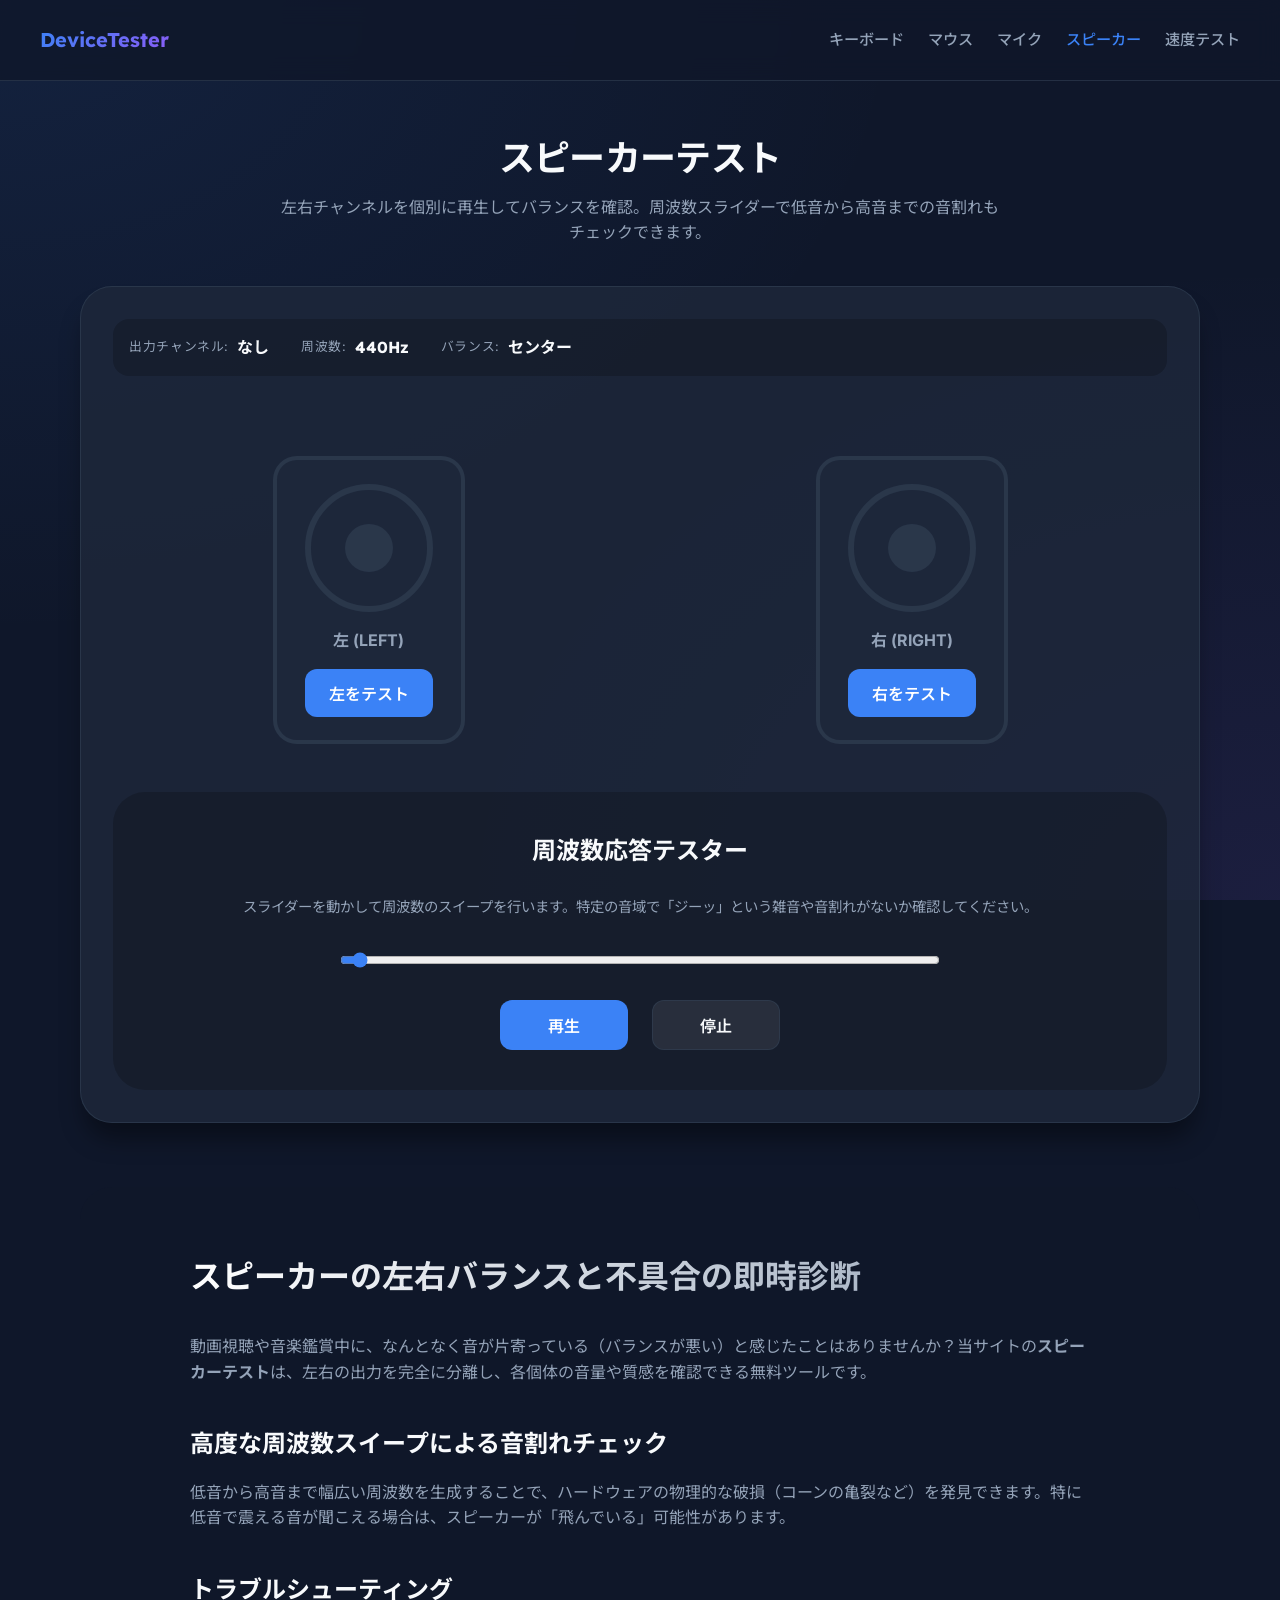
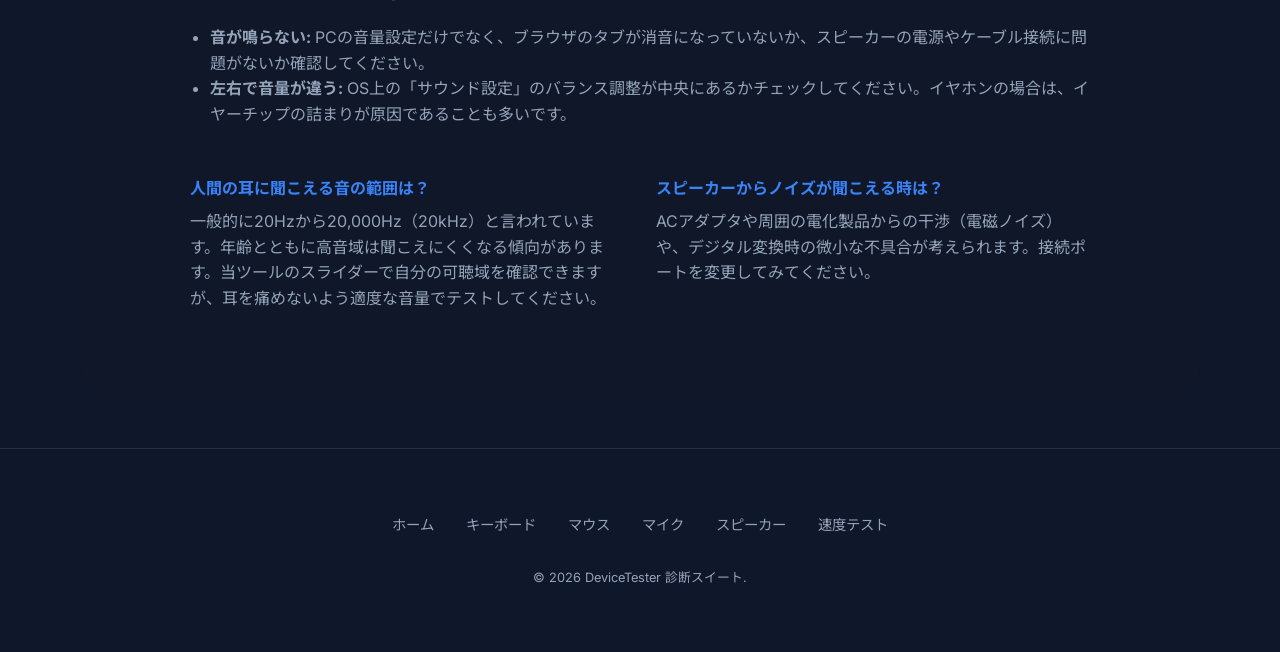
<file: Pictures/tools/keyboardtest/speaker-test.html>
<!DOCTYPE html>
<html lang="ja">

<head>
  <meta charset="UTF-8">
  <meta name="viewport" content="width=device-width, initial-scale=1.0">
  <title>スピーカーテスト | 左右バランス、周波数、音割れの確認</title>
  <meta name="description"
    content="スピーカーとヘッドホンの左右バランスを独立してテスト。周波数スイープによって低音から高音までの音割れやノイズを検出し、オーディオ環境の健全性をチェックします。">
  <link rel="canonical" href="https://xn--nckya1bjc7izjb.com/speaker-test.html">
  <meta name="theme-color" content="#0f172a">
  <link rel="icon" type="image/svg+xml" href="favicon.svg">
  <link rel="apple-touch-icon" href="apple-touch-icon.png">
  <link rel="preconnect" href="https://fonts.googleapis.com">
  <link rel="preconnect" href="https://fonts.gstatic.com" crossorigin>
  <link rel="stylesheet"
    href="https://fonts.googleapis.com/css2?family=Inter:wght@400;500;600;700&family=Lexend:wght@400;500;600;700&family=Noto+Sans+JP:wght@400;500;700&display=swap">
  <link rel="stylesheet" href="styles.css">

  <!-- Open Graph -->
  <meta property="og:title" content="スピーカーテスト | リアルタイム・音声ハードウェア診断">
  <meta property="og:description" content="あなたのスピーカーは正常に鳴っていますか？音の歪みや左右差をチェック。">
  <meta property="og:type" content="website">
  <meta property="og:url" content="https://xn--nckya1bjc7izjb.com/speaker-test.html">
  <meta property="og:site_name" content="DeviceTester">
  <meta property="og:locale" content="ja_JP">
  <meta property="og:image" content="https://xn--nckya1bjc7izjb.com/og-image.png">
  <meta property="og:image:width" content="1200">
  <meta property="og:image:height" content="630">

  <!-- Twitter Card -->
  <meta name="twitter:card" content="summary_large_image">
  <meta name="twitter:title" content="スピーカーテスト | リアルタイム・音声ハードウェア診断">
  <meta name="twitter:description" content="あなたのスピーカーは正常に鳴っていますか？音の歪みや左右差をチェック。">
  <meta name="twitter:image" content="https://xn--nckya1bjc7izjb.com/og-image.png">

  <!-- Structured Data JSON-LD -->
  <script type="application/ld+json">
    {
      "@context": "https://schema.org",
      "@type": "SoftwareApplication",
      "name": "オンラインスピーカーテスター",
      "url": "https://xn--nckya1bjc7izjb.com/speaker-test.html",
      "operatingSystem": "Any",
      "applicationCategory": "UtilitiesApplication",
      "inLanguage": "ja",
      "offers": {
        "@type": "Offer",
        "price": "0",
        "priceCurrency": "JPY"
      },
      "description": "スピーカーの左右バランスや周波数特性を確認するための無料ツールです。"
    }
  </script>
  <script type="application/ld+json">
    {
      "@context": "https://schema.org",
      "@type": "FAQPage",
      "mainEntity": [
        {
          "@type": "Question",
          "name": "人間の耳に聞こえる音の範囲は？",
          "acceptedAnswer": {
            "@type": "Answer",
            "text": "一般的に20Hzから20,000Hz（20kHz）と言われています。年齢とともに高音域は聞こえにくくなる傾向があります。当ツールのスライダーで自分の可聴域を確認できますが、耳を痛めないよう適度な音量でテストしてください。"
          }
        },
        {
          "@type": "Question",
          "name": "スピーカーからノイズが聞こえる時は？",
          "acceptedAnswer": {
            "@type": "Answer",
            "text": "ACアダプタや周囲の電化製品からの干渉（電磁ノイズ）や、デジタル変換時の微小な不具合が考えられます。接続ポートを変更してみてください。"
          }
        }
      ]
    }
  </script>
</head>

<body>
  <header>
    <a href="index.html" class="brand">
      <span>DeviceTester</span>
    </a>
    <nav aria-label="メインナビゲーション">
      <a href="keyboard-test.html">キーボード</a>
      <a href="mouse-test.html">マウス</a>
      <a href="mic-test.html">マイク</a>
      <a href="speaker-test.html" class="active">スピーカー</a>
      <a href="speed-test.html">速度テスト</a>
    </nav>
  </header>

  <main>
    <div class="page-title">
      <h1>スピーカーテスト</h1>
      <p>左右チャンネルを個別に再生してバランスを確認。周波数スライダーで低音から高音までの音割れもチェックできます。</p>
    </div>

    <section class="test-container" id="speaker-test-area">
      <div class="status-bar">
        <div class="status-item">
          <span class="label">出力チャンネル:</span>
          <span class="value" id="current-channel">なし</span>
        </div>
        <div class="status-item">
          <span class="label">周波数:</span>
          <span class="value" id="current-freq">440Hz</span>
        </div>
        <div class="status-item">
          <span class="label">バランス:</span>
          <span class="value" id="current-balance">センター</span>
        </div>
      </div>

      <!-- Speaker Visualizer -->
      <div class="speaker-stage">
        <div id="spk-left" class="speaker-box">
          <div class="spk-cone">
            <div class="spk-dust-cap"></div>
          </div>
          <span class="spk-label">左 (LEFT)</span>
          <button class="btn btn-primary test-trigger" data-side="left">左をテスト</button>
        </div>

        <div id="spk-right" class="speaker-box">
          <div class="spk-cone">
            <div class="spk-dust-cap"></div>
          </div>
          <span class="spk-label">右 (RIGHT)</span>
          <button class="btn btn-primary test-trigger" data-side="right">右をテスト</button>
        </div>
      </div>

      <!-- Frequency Controls -->
      <div class="freq-panel">
        <h2>周波数応答テスター</h2>
        <p class="hint">スライダーを動かして周波数のスイープを行います。特定の音域で「ジーッ」という雑音や音割れがないか確認してください。</p>

        <label for="freq-slider" class="visually-hidden" style="position: absolute; width: 1px; height: 1px; overflow: hidden; clip: rect(0 0 0 0);">再生する周波数 (Hz)</label>
        <input type="range" id="freq-slider" min="20" max="20000" step="10" value="440" aria-label="再生する周波数 (Hz)">

        <div class="freq-buttons">
          <button class="btn btn-primary" id="play-freq">再生</button>
          <button class="btn btn-secondary" id="stop-freq">停止</button>
        </div>
      </div>
    </section>

    <!-- SEO Content Section -->
    <article class="seo-section">
      <div class="seo-content">
        <h2>スピーカーの左右バランスと不具合の即時診断</h2>
        <p>
          動画視聴や音楽鑑賞中に、なんとなく音が片寄っている（バランスが悪い）と感じたことはありませんか？当サイトの<strong>スピーカーテスト</strong>は、左右の出力を完全に分離し、各個体の音量や質感を確認できる無料ツールです。
        </p>

        <h3>高度な周波数スイープによる音割れチェック</h3>
        <p>
          低音から高音まで幅広い周波数を生成することで、ハードウェアの物理的な破損（コーンの亀裂など）を発見できます。特に低音で震える音が聞こえる場合は、スピーカーが「飛んでいる」可能性があります。
        </p>

        <h3>トラブルシューティング</h3>
        <ul>
          <li><strong>音が鳴らない:</strong> PCの音量設定だけでなく、ブラウザのタブが消音になっていないか、スピーカーの電源やケーブル接続に問題がないか確認してください。</li>
          <li><strong>左右で音量が違う:</strong> OS上の「サウンド設定」のバランス調整が中央にあるかチェックしてください。イヤホンの場合は、イヤーチップの詰まりが原因であることも多いです。</li>
        </ul>

        <div class="faq-grid">
          <div class="faq-item">
            <h4>人間の耳に聞こえる音の範囲は？</h4>
            <p>一般的に20Hzから20,000Hz（20kHz）と言われています。年齢とともに高音域は聞こえにくくなる傾向があります。当ツールのスライダーで自分の可聴域を確認できますが、耳を痛めないよう適度な音量でテストしてください。</p>
          </div>
          <div class="faq-item">
            <h4>スピーカーからノイズが聞こえる時は？</h4>
            <p>ACアダプタや周囲の電化製品からの干渉（電磁ノイズ）や、デジタル変換時の微小な不具合が考えられます。接続ポートを変更してみてください。</p>
          </div>
        </div>
      </div>
    </article>
  </main>

  <footer>
    <div class="footer-nav">
      <a href="index.html">ホーム</a>
      <a href="keyboard-test.html">キーボード</a>
      <a href="mouse-test.html">マウス</a>
      <a href="mic-test.html">マイク</a>
      <a href="speaker-test.html">スピーカー</a>
      <a href="speed-test.html">速度テスト</a>
    </div>
    <p class="footer-copy">&copy; 2026 DeviceTester 診断スイート.</p>
  </footer>

  <script src="speaker-script.js"></script>
</body>

</html>
</file>
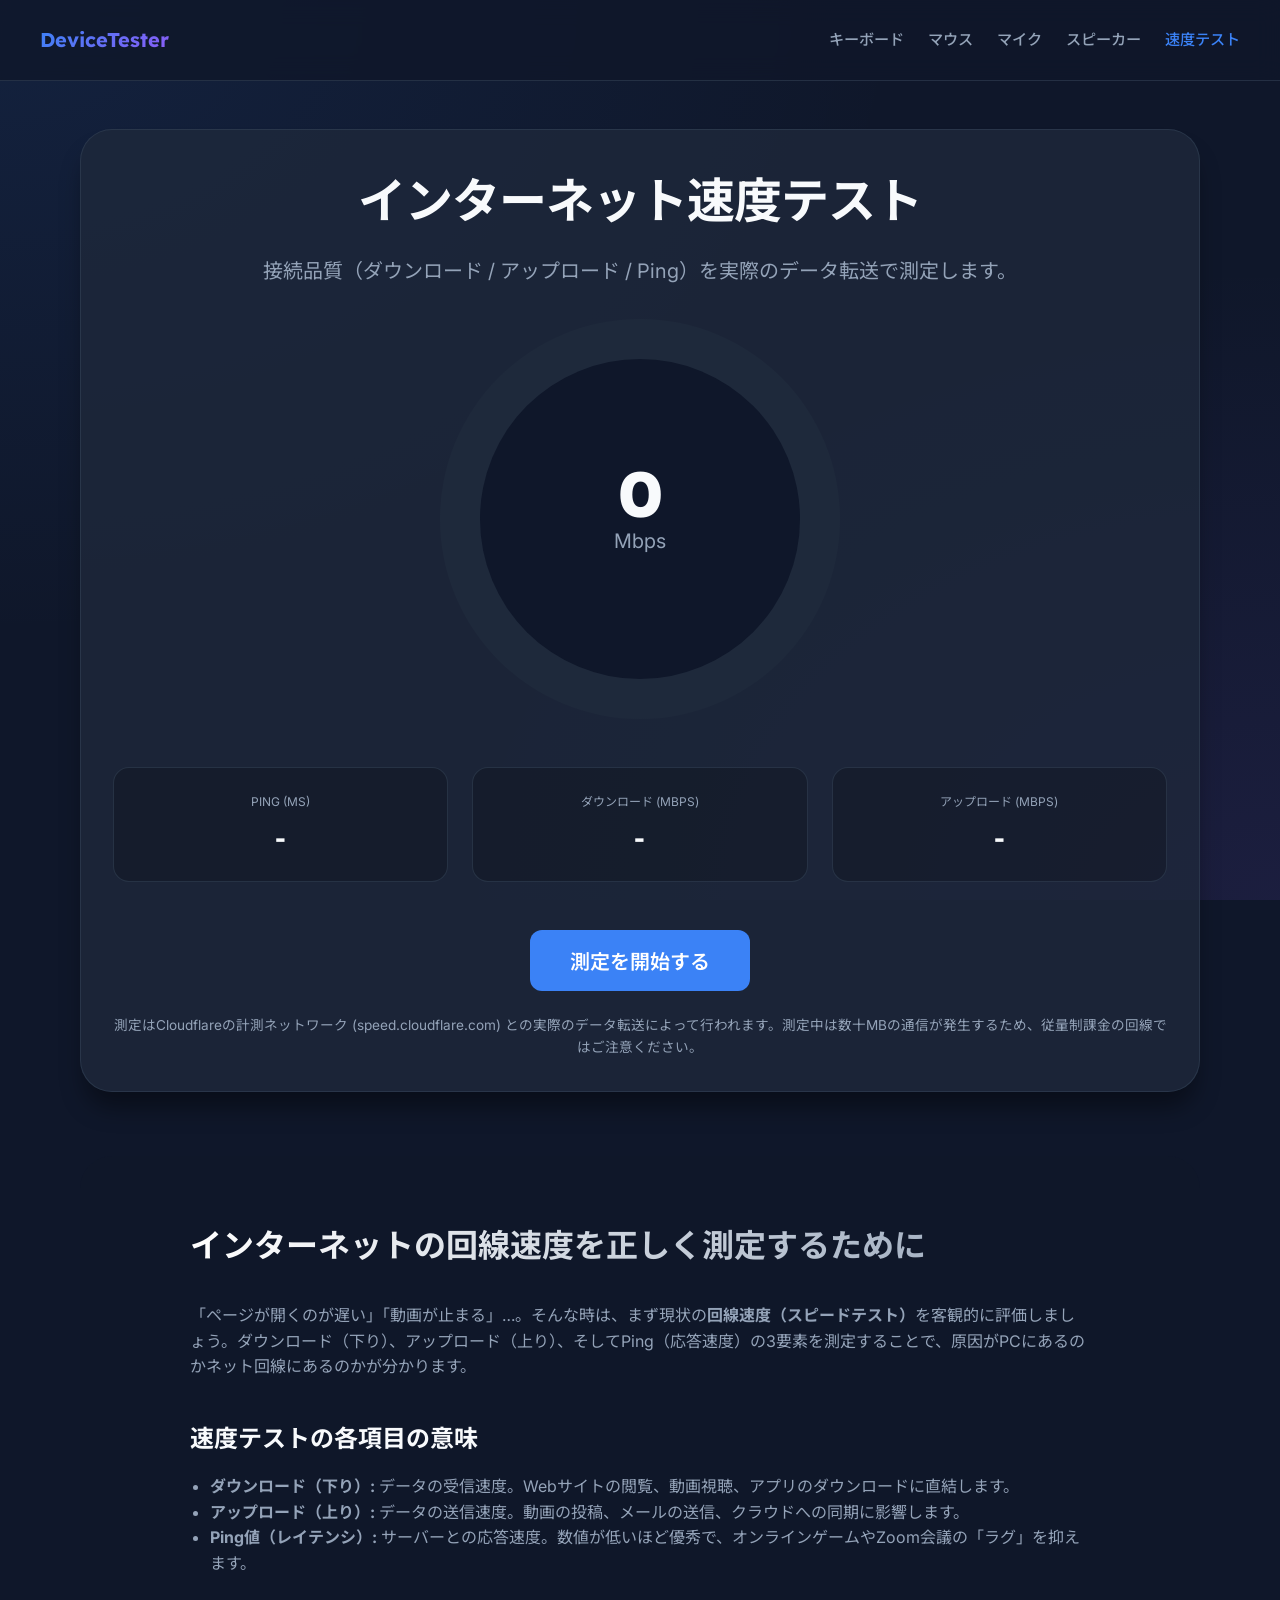
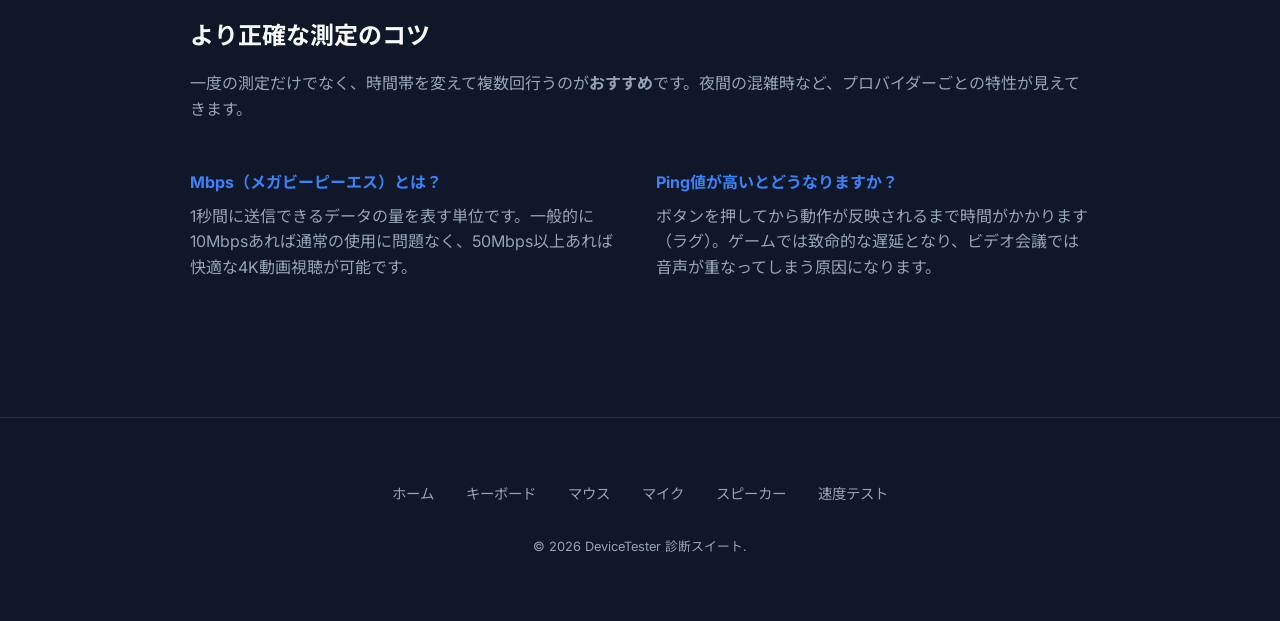
<file: Pictures/tools/keyboardtest/speed-test.html>
<!DOCTYPE html>
<html lang="ja">

<head>
  <meta charset="UTF-8">
  <meta name="viewport" content="width=device-width, initial-scale=1.0">
  <title>ネット速度テスト | ダウンロード & アップロード & Ping値</title>
  <meta name="description"
    content="ブラウザで即座にインターネットの速度を測定。ダウンロード、アップロード、Ping値を実測で可視化します。インストール不要・完全無料。">
  <link rel="canonical" href="https://xn--nckya1bjc7izjb.com/speed-test.html">
  <meta name="theme-color" content="#0f172a">
  <link rel="icon" type="image/svg+xml" href="favicon.svg">
  <link rel="apple-touch-icon" href="apple-touch-icon.png">
  <link rel="preconnect" href="https://fonts.googleapis.com">
  <link rel="preconnect" href="https://fonts.gstatic.com" crossorigin>
  <link rel="preconnect" href="https://speed.cloudflare.com">
  <link rel="stylesheet"
    href="https://fonts.googleapis.com/css2?family=Inter:wght@400;500;600;700&family=Lexend:wght@400;500;600;700&family=Noto+Sans+JP:wght@400;500;700&display=swap">
  <link rel="stylesheet" href="styles.css">

  <!-- Open Graph -->
  <meta property="og:title" content="インターネット速度テスト | リアルタイム診断ツール">
  <meta property="og:description" content="回線の速度をチェック。クリックひとつでダウンロード、アップロード、Ping値を測定。">
  <meta property="og:type" content="website">
  <meta property="og:url" content="https://xn--nckya1bjc7izjb.com/speed-test.html">
  <meta property="og:site_name" content="DeviceTester">
  <meta property="og:locale" content="ja_JP">
  <meta property="og:image" content="https://xn--nckya1bjc7izjb.com/og-image.png">
  <meta property="og:image:width" content="1200">
  <meta property="og:image:height" content="630">

  <!-- Twitter Card -->
  <meta name="twitter:card" content="summary_large_image">
  <meta name="twitter:title" content="インターネット速度テスト | リアルタイム診断ツール">
  <meta name="twitter:description" content="回線の速度をチェック。クリックひとつでダウンロード、アップロード、Ping値を測定。">
  <meta name="twitter:image" content="https://xn--nckya1bjc7izjb.com/og-image.png">

  <script type="application/ld+json">
    {
      "@context": "https://schema.org",
      "@type": "SoftwareApplication",
      "name": "ネット速度テストツール",
      "url": "https://xn--nckya1bjc7izjb.com/speed-test.html",
      "operatingSystem": "Any",
      "applicationCategory": "UtilitiesApplication",
      "inLanguage": "ja",
      "offers": {
        "@type": "Offer",
        "price": "0",
        "priceCurrency": "JPY"
      },
      "description": "インターネット接続の回線速度とレイテンシを測定するツールです。"
    }
  </script>
  <script type="application/ld+json">
    {
      "@context": "https://schema.org",
      "@type": "FAQPage",
      "mainEntity": [
        {
          "@type": "Question",
          "name": "Mbps（メガビーピーエス）とは？",
          "acceptedAnswer": {
            "@type": "Answer",
            "text": "1秒間に送信できるデータの量を表す単位です。一般的に10Mbpsあれば通常の使用に問題なく、50Mbps以上あれば快適な4K動画視聴が可能です。"
          }
        },
        {
          "@type": "Question",
          "name": "Ping値が高いとどうなりますか？",
          "acceptedAnswer": {
            "@type": "Answer",
            "text": "ボタンを押してから動作が反映されるまで時間がかかります（ラグ）。ゲームでは致命的な遅延となり、ビデオ会議では音声が重なってしまう原因になります。"
          }
        }
      ]
    }
  </script>
</head>

<body>
  <header>
    <a href="index.html" class="brand">
      <span>DeviceTester</span>
    </a>
    <nav aria-label="メインナビゲーション">
      <a href="keyboard-test.html">キーボード</a>
      <a href="mouse-test.html">マウス</a>
      <a href="mic-test.html">マイク</a>
      <a href="speaker-test.html">スピーカー</a>
      <a href="speed-test.html" class="active">速度テスト</a>
    </nav>
  </header>

  <main>
    <section class="test-container" id="speed-test-area">
      <div class="hero" style="margin-bottom: 2rem;">
        <h1>インターネット速度テスト</h1>
        <p>接続品質（ダウンロード / アップロード / Ping）を実際のデータ転送で測定します。</p>
      </div>

      <div class="speed-gauge-container">
        <div class="speed-gauge" id="speed-gauge"></div>
        <div class="speed-val-display">
          <span class="number" id="speed-number">0</span>
          <span class="unit" id="speed-unit">Mbps</span>
          <span class="speed-phase" id="speed-phase"></span>
        </div>
      </div>

      <div class="speed-results-grid">
        <div class="speed-result-card" id="card-ping">
          <span class="label">Ping (ms)</span>
          <span class="value" id="res-ping">-</span>
        </div>
        <div class="speed-result-card" id="card-download">
          <span class="label">ダウンロード (Mbps)</span>
          <span class="value" id="res-download">-</span>
        </div>
        <div class="speed-result-card" id="card-upload">
          <span class="label">アップロード (Mbps)</span>
          <span class="value" id="res-upload">-</span>
        </div>
      </div>

      <div class="test-controls">
        <button class="btn btn-primary" id="start-speed-test" style="font-size: 1.25rem; padding: 1rem 2.5rem;">測定を開始する</button>
      </div>
      <p id="speed-error" class="error-msg" role="alert" style="margin-top: 1.5rem;">測定サーバーに接続できませんでした。ネットワーク接続、またはVPN・広告ブロッカー等の設定をご確認のうえ、再度お試しください。</p>
      <p class="test-note">測定はCloudflareの計測ネットワーク (speed.cloudflare.com) との実際のデータ転送によって行われます。測定中は数十MBの通信が発生するため、従量制課金の回線ではご注意ください。</p>
    </section>

    <!-- SEO Content Section -->
    <article class="seo-section">
      <div class="seo-content">
        <h2>インターネットの回線速度を正しく測定するために</h2>
        <p>
          「ページが開くのが遅い」「動画が止まる」…。そんな時は、まず現状の<strong>回線速度（スピードテスト）</strong>を客観的に評価しましょう。ダウンロード（下り）、アップロード（上り）、そしてPing（応答速度）の3要素を測定することで、原因がPCにあるのかネット回線にあるのかが分かります。
        </p>

        <h3>速度テストの各項目の意味</h3>
        <ul>
          <li><strong>ダウンロード（下り）:</strong> データの受信速度。Webサイトの閲覧、動画視聴、アプリのダウンロードに直結します。</li>
          <li><strong>アップロード（上り）:</strong> データの送信速度。動画の投稿、メールの送信、クラウドへの同期に影響します。</li>
          <li><strong>Ping値（レイテンシ）:</strong> サーバーとの応答速度。数値が低いほど優秀で、オンラインゲームやZoom会議の「ラグ」を抑えます。</li>
        </ul>

        <h3>より正確な測定のコツ</h3>
        <p>
          一度の測定だけでなく、時間帯を変えて複数回行うのが<strong>おすすめ</strong>です。夜間の混雑時など、プロバイダーごとの特性が見えてきます。
        </p>

        <div class="faq-grid">
          <div class="faq-item">
            <h4>Mbps（メガビーピーエス）とは？</h4>
            <p>1秒間に送信できるデータの量を表す単位です。一般的に10Mbpsあれば通常の使用に問題なく、50Mbps以上あれば快適な4K動画視聴が可能です。</p>
          </div>
          <div class="faq-item">
            <h4>Ping値が高いとどうなりますか？</h4>
            <p>ボタンを押してから動作が反映されるまで時間がかかります（ラグ）。ゲームでは致命的な遅延となり、ビデオ会議では音声が重なってしまう原因になります。</p>
          </div>
        </div>
      </div>
    </article>
  </main>

  <footer>
    <div class="footer-nav">
      <a href="index.html">ホーム</a>
      <a href="keyboard-test.html">キーボード</a>
      <a href="mouse-test.html">マウス</a>
      <a href="mic-test.html">マイク</a>
      <a href="speaker-test.html">スピーカー</a>
      <a href="speed-test.html">速度テスト</a>
    </div>
    <p class="footer-copy">&copy; 2026 DeviceTester 診断スイート.</p>
  </footer>

  <script src="speed-script.js"></script>
</body>

</html>
</file>
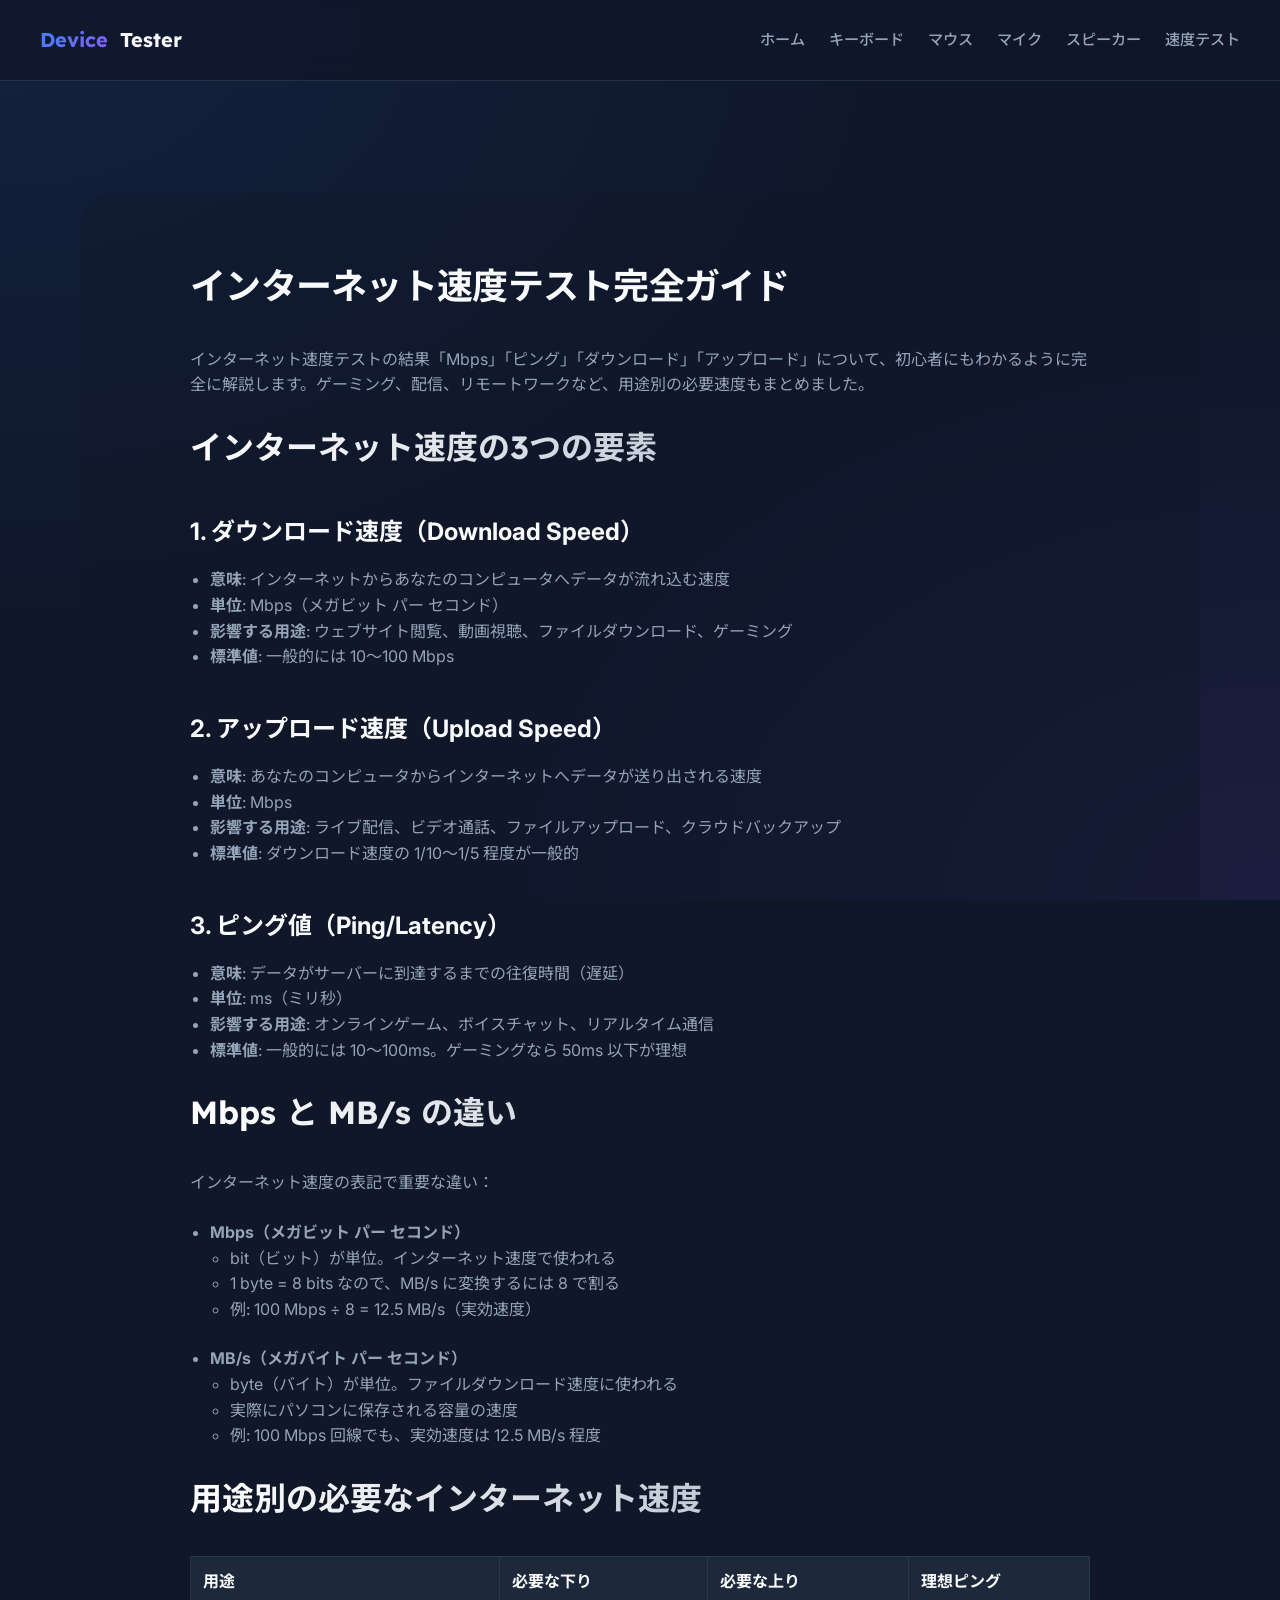
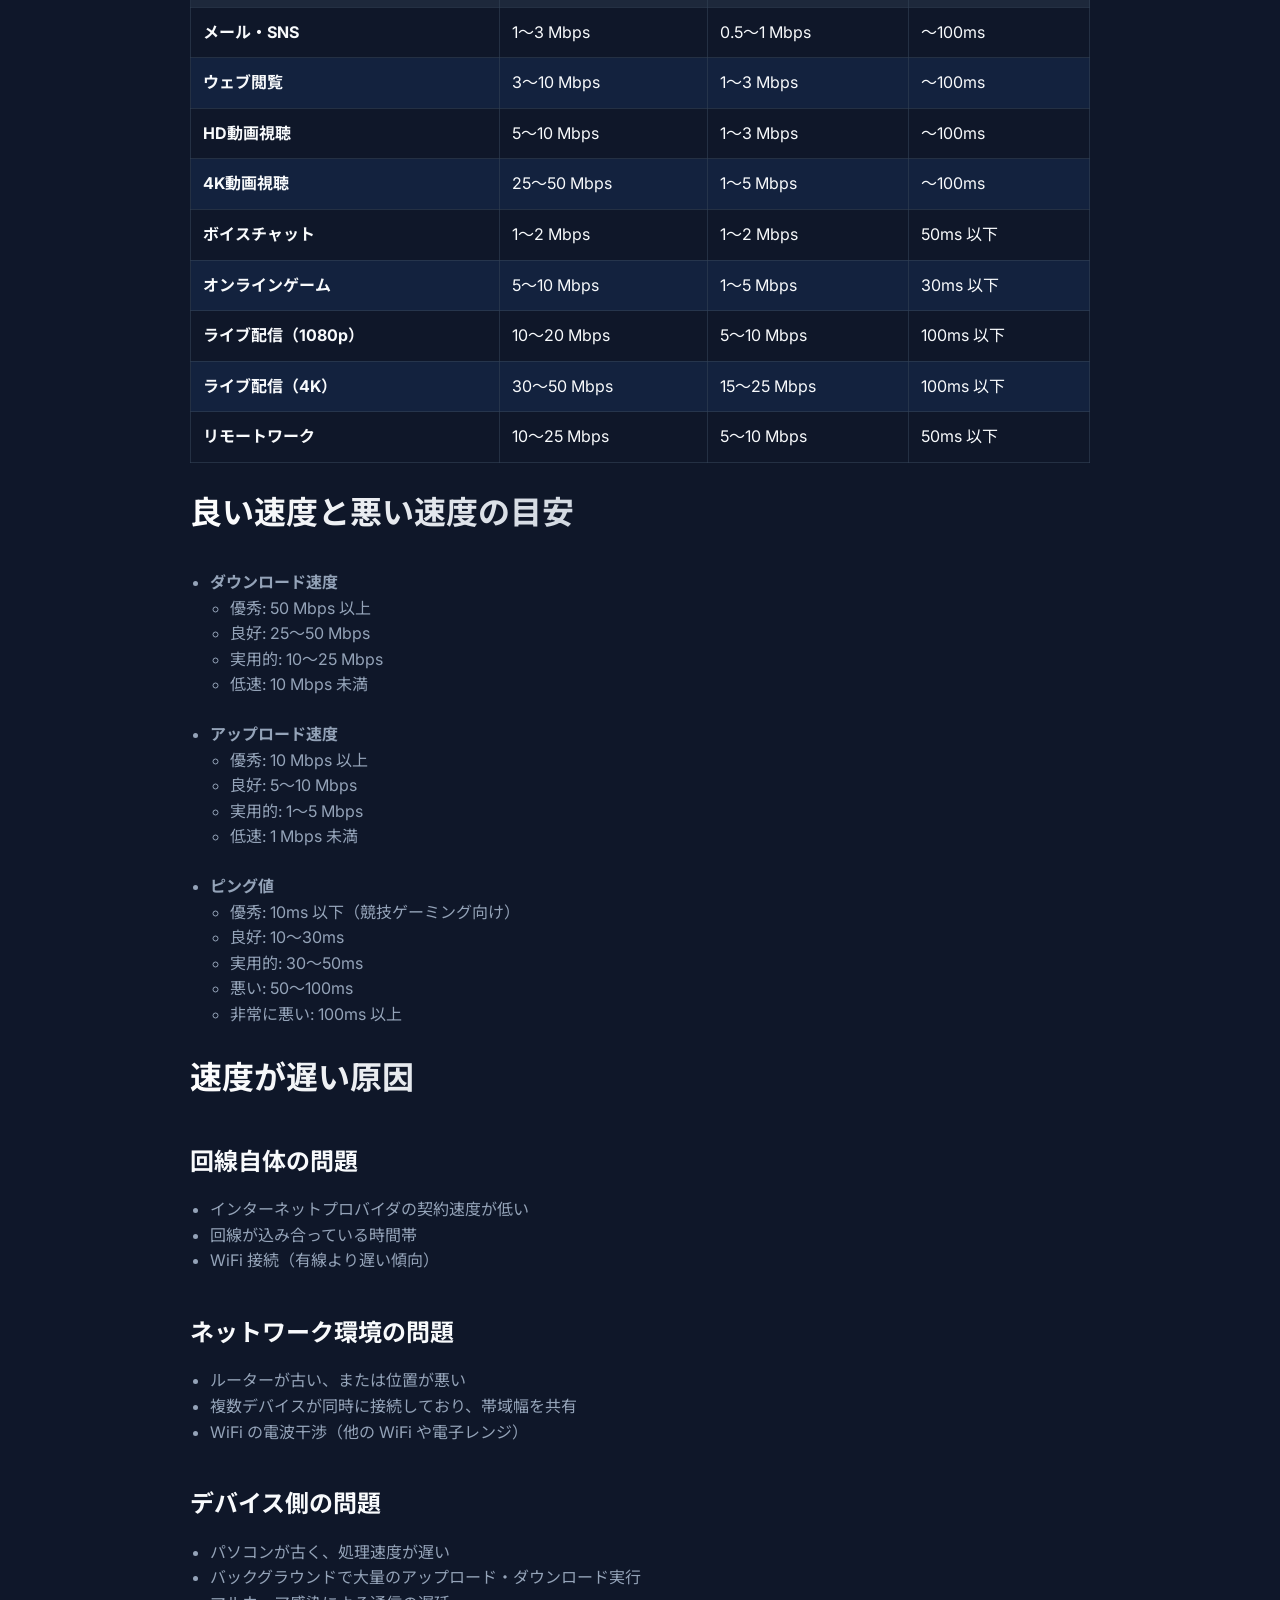
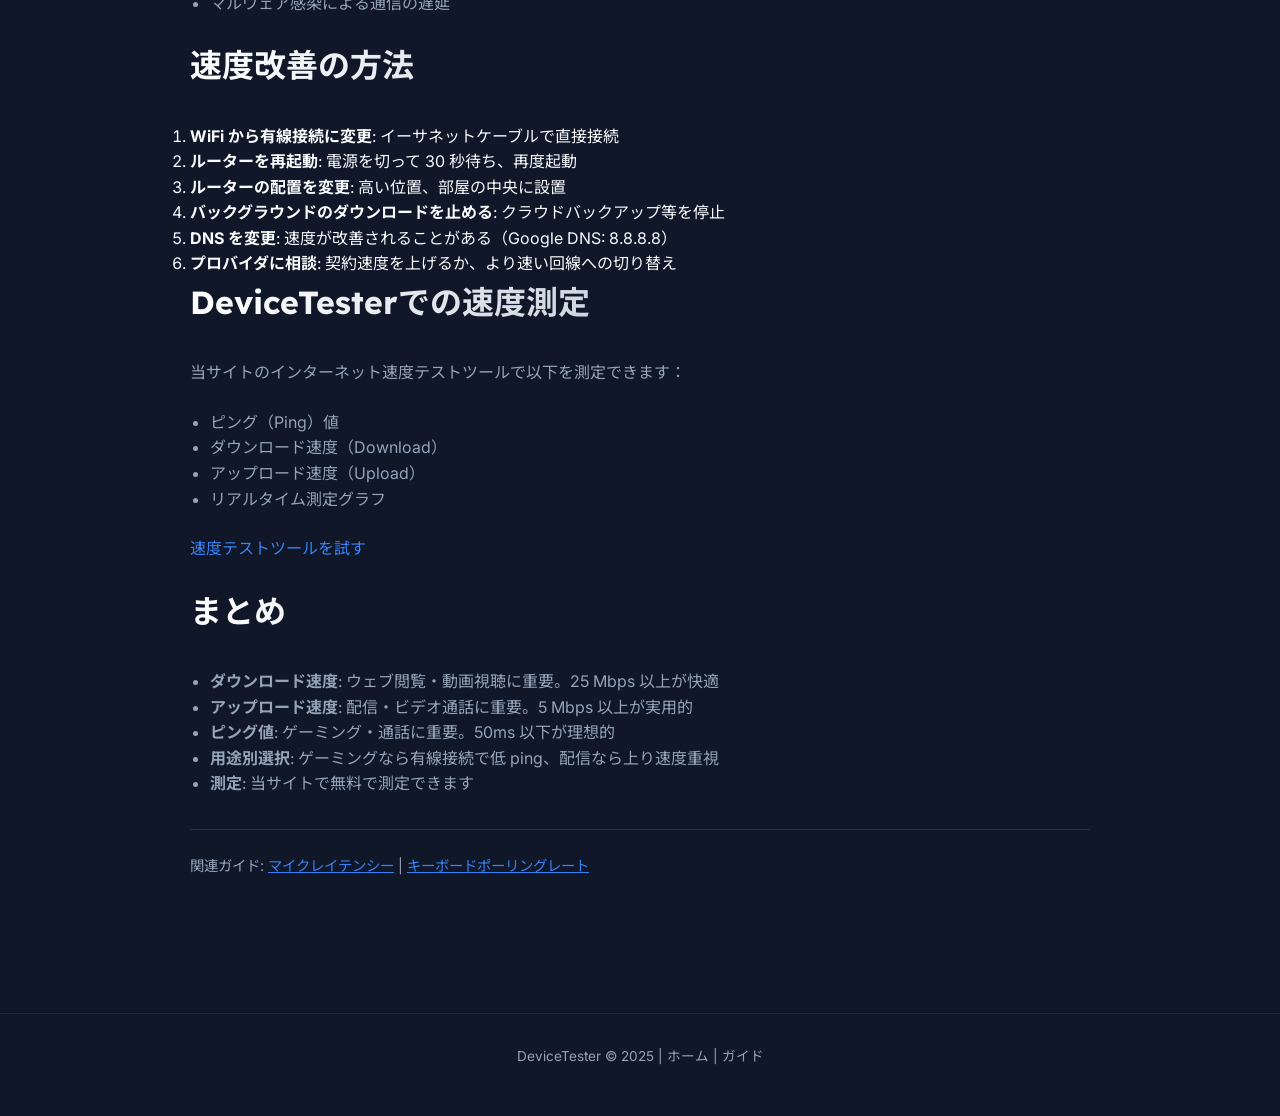
<file: Pictures/tools/keyboardtest/guides/internet-speed-test.html>
<!DOCTYPE html>
<html lang="ja">

<head>
  <meta charset="UTF-8">
  <meta name="viewport" content="width=device-width, initial-scale=1.0">
  <title>インターネット速度テスト完全ガイド | DeviceTester</title>
  <meta name="description"
    content="インターネット速度テストの読み方と理解。Mbps、ピング、ダウンロード・アップロード速度の意味。ゲーミング、配信、リモートワークの必要速度をまとめました。">
  <link rel="canonical" href="https://xn--nckya1bjc7izjb.com/guides/internet-speed-test.html">
  <meta name="theme-color" content="#0f172a">
  <link rel="icon" type="image/svg+xml" href="../favicon.svg">
  <link rel="apple-touch-icon" href="../apple-touch-icon.png">
  <link rel="preconnect" href="https://fonts.googleapis.com">
  <link rel="preconnect" href="https://fonts.gstatic.com" crossorigin>
  <link rel="stylesheet"
    href="https://fonts.googleapis.com/css2?family=Inter:wght@400;500;600;700&family=Lexend:wght@400;500;600;700&family=Noto+Sans+JP:wght@400;500;700&display=swap">
  <link rel="stylesheet" href="../styles.css">

  <!-- Open Graph -->
  <meta property="og:title" content="インターネット速度テスト完全ガイド">
  <meta property="og:description" content="Mbps、ピング、ダウンロード速度の意味。ゲーミング・配信に必要な速度を完全解説。">
  <meta property="og:type" content="article">
  <meta property="og:url" content="https://xn--nckya1bjc7izjb.com/guides/internet-speed-test.html">
  <meta property="og:site_name" content="DeviceTester">
  <meta property="og:locale" content="ja_JP">
  <meta property="og:image" content="https://xn--nckya1bjc7izjb.com/og-image.png">

  <!-- Twitter Card -->
  <meta name="twitter:card" content="summary_large_image">
  <meta name="twitter:title" content="インターネット速度テスト完全ガイド">
  <meta name="twitter:description" content="Mbps、ピング値、用途別の必要速度を完全ガイド。">
  <meta name="twitter:image" content="https://xn--nckya1bjc7izjb.com/og-image.png">

  <!-- Structured Data -->
  <script type="application/ld+json">
    {
      "@context": "https://schema.org",
      "@type": "Article",
      "headline": "インターネット速度テスト完全ガイド",
      "description": "インターネット速度テストの読み方と用途別の必要速度。",
      "image": "https://xn--nckya1bjc7izjb.com/og-image.png",
      "datePublished": "2025-07-13",
      "inLanguage": "ja",
      "isPartOf": {"@type": "WebSite", "url": "https://xn--nckya1bjc7izjb.com/"},
      "author": {"@type": "Organization", "name": "DeviceTester"}
    }
  </script>

  <script type="application/ld+json">
    {
      "@context": "https://schema.org",
      "@type": "FAQPage",
      "mainEntity": [
        {
          "@type": "Question",
          "name": "Mbps とは何ですか？",
          "acceptedAnswer": {
            "@type": "Answer",
            "text": "Mbps（Megabits per second）は、1秒間に何メガビット（100万ビット）のデータが転送されるかを示す単位です。インターネット速度を表すのに使われます。数字が大きいほど、データ転送が速いです。"
          }
        },
        {
          "@type": "Question",
          "name": "ピング（Ping）値とは？",
          "acceptedAnswer": {
            "@type": "Answer",
            "text": "ピングはデータがサーバーに到達するまでの往復時間（ミリ秒）。「レイテンシー」とも呼ばれます。ゲーミングでは 50ms 以下が理想的。小さいほど、コンピュータとサーバー間の通信が素早いです。"
          }
        },
        {
          "@type": "Question",
          "name": "ダウンロード速度とアップロード速度の違いは？",
          "acceptedAnswer": {
            "@type": "Answer",
            "text": "ダウンロード速度は、インターネットからあなたのコンピュータへデータが降りてくる速度。アップロード速度は、あなたのコンピュータからインターネットへデータが送られる速度。一般的に、ダウンロード速度の方が大きいです。"
          }
        }
      ]
    }
  </script>
</head>

<body>
  <header>
    <a href="../index.html" class="brand"><span>Device</span>Tester</a>
    <nav>
      <a href="../index.html">ホーム</a>
      <a href="../keyboard-test.html">キーボード</a>
      <a href="../mouse-test.html">マウス</a>
      <a href="../mic-test.html">マイク</a>
      <a href="../speaker-test.html">スピーカー</a>
      <a href="../speed-test.html">速度テスト</a>
    </nav>
  </header>

  <main>
    <article class="seo-section">
      <div class="seo-content">
        <h1>インターネット速度テスト完全ガイド</h1>
        <p>インターネット速度テストの結果「Mbps」「ピング」「ダウンロード」「アップロード」について、初心者にもわかるように完全に解説します。ゲーミング、配信、リモートワークなど、用途別の必要速度もまとめました。</p>

        <h2>インターネット速度の3つの要素</h2>
        <h3>1. ダウンロード速度（Download Speed）</h3>
        <ul>
          <li><strong>意味</strong>: インターネットからあなたのコンピュータへデータが流れ込む速度</li>
          <li><strong>単位</strong>: Mbps（メガビット パー セコンド）</li>
          <li><strong>影響する用途</strong>: ウェブサイト閲覧、動画視聴、ファイルダウンロード、ゲーミング</li>
          <li><strong>標準値</strong>: 一般的には 10～100 Mbps</li>
        </ul>

        <h3>2. アップロード速度（Upload Speed）</h3>
        <ul>
          <li><strong>意味</strong>: あなたのコンピュータからインターネットへデータが送り出される速度</li>
          <li><strong>単位</strong>: Mbps</li>
          <li><strong>影響する用途</strong>: ライブ配信、ビデオ通話、ファイルアップロード、クラウドバックアップ</li>
          <li><strong>標準値</strong>: ダウンロード速度の 1/10～1/5 程度が一般的</li>
        </ul>

        <h3>3. ピング値（Ping/Latency）</h3>
        <ul>
          <li><strong>意味</strong>: データがサーバーに到達するまでの往復時間（遅延）</li>
          <li><strong>単位</strong>: ms（ミリ秒）</li>
          <li><strong>影響する用途</strong>: オンラインゲーム、ボイスチャット、リアルタイム通信</li>
          <li><strong>標準値</strong>: 一般的には 10～100ms。ゲーミングなら 50ms 以下が理想</li>
        </ul>

        <h2>Mbps と MB/s の違い</h2>
        <p>インターネット速度の表記で重要な違い：</p>
        <ul>
          <li><strong>Mbps（メガビット パー セコンド）</strong>
            <ul>
              <li>bit（ビット）が単位。インターネット速度で使われる</li>
              <li>1 byte = 8 bits なので、MB/s に変換するには 8 で割る</li>
              <li>例: 100 Mbps ÷ 8 = 12.5 MB/s（実効速度）</li>
            </ul>
          </li>
          <li><strong>MB/s（メガバイト パー セコンド）</strong>
            <ul>
              <li>byte（バイト）が単位。ファイルダウンロード速度に使われる</li>
              <li>実際にパソコンに保存される容量の速度</li>
              <li>例: 100 Mbps 回線でも、実効速度は 12.5 MB/s 程度</li>
            </ul>
          </li>
        </ul>

        <h2>用途別の必要なインターネット速度</h2>
        <table style="width: 100%; border-collapse: collapse; margin: 1.5rem 0;">
          <tr style="background: rgba(51, 65, 85, 0.4);">
            <th style="padding: 0.75rem; text-align: left; border: 1px solid rgba(51, 65, 85, 0.6);">用途</th>
            <th style="padding: 0.75rem; text-align: left; border: 1px solid rgba(51, 65, 85, 0.6);">必要な下り</th>
            <th style="padding: 0.75rem; text-align: left; border: 1px solid rgba(51, 65, 85, 0.6);">必要な上り</th>
            <th style="padding: 0.75rem; text-align: left; border: 1px solid rgba(51, 65, 85, 0.6);">理想ピング</th>
          </tr>
          <tr>
            <td style="padding: 0.75rem; border: 1px solid rgba(51, 65, 85, 0.6);"><strong>メール・SNS</strong></td>
            <td style="padding: 0.75rem; border: 1px solid rgba(51, 65, 85, 0.6);">1～3 Mbps</td>
            <td style="padding: 0.75rem; border: 1px solid rgba(51, 65, 85, 0.6);">0.5～1 Mbps</td>
            <td style="padding: 0.75rem; border: 1px solid rgba(51, 65, 85, 0.6);">～100ms</td>
          </tr>
          <tr style="background: rgba(59, 130, 246, 0.1);">
            <td style="padding: 0.75rem; border: 1px solid rgba(51, 65, 85, 0.6);"><strong>ウェブ閲覧</strong></td>
            <td style="padding: 0.75rem; border: 1px solid rgba(51, 65, 85, 0.6);">3～10 Mbps</td>
            <td style="padding: 0.75rem; border: 1px solid rgba(51, 65, 85, 0.6);">1～3 Mbps</td>
            <td style="padding: 0.75rem; border: 1px solid rgba(51, 65, 85, 0.6);">～100ms</td>
          </tr>
          <tr>
            <td style="padding: 0.75rem; border: 1px solid rgba(51, 65, 85, 0.6);"><strong>HD動画視聴</strong></td>
            <td style="padding: 0.75rem; border: 1px solid rgba(51, 65, 85, 0.6);">5～10 Mbps</td>
            <td style="padding: 0.75rem; border: 1px solid rgba(51, 65, 85, 0.6);">1～3 Mbps</td>
            <td style="padding: 0.75rem; border: 1px solid rgba(51, 65, 85, 0.6);">～100ms</td>
          </tr>
          <tr style="background: rgba(59, 130, 246, 0.1);">
            <td style="padding: 0.75rem; border: 1px solid rgba(51, 65, 85, 0.6);"><strong>4K動画視聴</strong></td>
            <td style="padding: 0.75rem; border: 1px solid rgba(51, 65, 85, 0.6);">25～50 Mbps</td>
            <td style="padding: 0.75rem; border: 1px solid rgba(51, 65, 85, 0.6);">1～5 Mbps</td>
            <td style="padding: 0.75rem; border: 1px solid rgba(51, 65, 85, 0.6);">～100ms</td>
          </tr>
          <tr>
            <td style="padding: 0.75rem; border: 1px solid rgba(51, 65, 85, 0.6);"><strong>ボイスチャット</strong></td>
            <td style="padding: 0.75rem; border: 1px solid rgba(51, 65, 85, 0.6);">1～2 Mbps</td>
            <td style="padding: 0.75rem; border: 1px solid rgba(51, 65, 85, 0.6);">1～2 Mbps</td>
            <td style="padding: 0.75rem; border: 1px solid rgba(51, 65, 85, 0.6);">50ms 以下</td>
          </tr>
          <tr style="background: rgba(59, 130, 246, 0.1);">
            <td style="padding: 0.75rem; border: 1px solid rgba(51, 65, 85, 0.6);"><strong>オンラインゲーム</strong></td>
            <td style="padding: 0.75rem; border: 1px solid rgba(51, 65, 85, 0.6);">5～10 Mbps</td>
            <td style="padding: 0.75rem; border: 1px solid rgba(51, 65, 85, 0.6);">1～5 Mbps</td>
            <td style="padding: 0.75rem; border: 1px solid rgba(51, 65, 85, 0.6);">30ms 以下</td>
          </tr>
          <tr>
            <td style="padding: 0.75rem; border: 1px solid rgba(51, 65, 85, 0.6);"><strong>ライブ配信（1080p）</strong></td>
            <td style="padding: 0.75rem; border: 1px solid rgba(51, 65, 85, 0.6);">10～20 Mbps</td>
            <td style="padding: 0.75rem; border: 1px solid rgba(51, 65, 85, 0.6);">5～10 Mbps</td>
            <td style="padding: 0.75rem; border: 1px solid rgba(51, 65, 85, 0.6);">100ms 以下</td>
          </tr>
          <tr style="background: rgba(59, 130, 246, 0.1);">
            <td style="padding: 0.75rem; border: 1px solid rgba(51, 65, 85, 0.6);"><strong>ライブ配信（4K）</strong></td>
            <td style="padding: 0.75rem; border: 1px solid rgba(51, 65, 85, 0.6);">30～50 Mbps</td>
            <td style="padding: 0.75rem; border: 1px solid rgba(51, 65, 85, 0.6);">15～25 Mbps</td>
            <td style="padding: 0.75rem; border: 1px solid rgba(51, 65, 85, 0.6);">100ms 以下</td>
          </tr>
          <tr>
            <td style="padding: 0.75rem; border: 1px solid rgba(51, 65, 85, 0.6);"><strong>リモートワーク</strong></td>
            <td style="padding: 0.75rem; border: 1px solid rgba(51, 65, 85, 0.6);">10～25 Mbps</td>
            <td style="padding: 0.75rem; border: 1px solid rgba(51, 65, 85, 0.6);">5～10 Mbps</td>
            <td style="padding: 0.75rem; border: 1px solid rgba(51, 65, 85, 0.6);">50ms 以下</td>
          </tr>
        </table>

        <h2>良い速度と悪い速度の目安</h2>
        <ul>
          <li><strong>ダウンロード速度</strong>
            <ul>
              <li>優秀: 50 Mbps 以上</li>
              <li>良好: 25～50 Mbps</li>
              <li>実用的: 10～25 Mbps</li>
              <li>低速: 10 Mbps 未満</li>
            </ul>
          </li>
          <li><strong>アップロード速度</strong>
            <ul>
              <li>優秀: 10 Mbps 以上</li>
              <li>良好: 5～10 Mbps</li>
              <li>実用的: 1～5 Mbps</li>
              <li>低速: 1 Mbps 未満</li>
            </ul>
          </li>
          <li><strong>ピング値</strong>
            <ul>
              <li>優秀: 10ms 以下（競技ゲーミング向け）</li>
              <li>良好: 10～30ms</li>
              <li>実用的: 30～50ms</li>
              <li>悪い: 50～100ms</li>
              <li>非常に悪い: 100ms 以上</li>
            </ul>
          </li>
        </ul>

        <h2>速度が遅い原因</h2>
        <h3>回線自体の問題</h3>
        <ul>
          <li>インターネットプロバイダの契約速度が低い</li>
          <li>回線が込み合っている時間帯</li>
          <li>WiFi 接続（有線より遅い傾向）</li>
        </ul>

        <h3>ネットワーク環境の問題</h3>
        <ul>
          <li>ルーターが古い、または位置が悪い</li>
          <li>複数デバイスが同時に接続しており、帯域幅を共有</li>
          <li>WiFi の電波干渉（他の WiFi や電子レンジ）</li>
        </ul>

        <h3>デバイス側の問題</h3>
        <ul>
          <li>パソコンが古く、処理速度が遅い</li>
          <li>バックグラウンドで大量のアップロード・ダウンロード実行</li>
          <li>マルウェア感染による通信の遅延</li>
        </ul>

        <h2>速度改善の方法</h2>
        <ol>
          <li><strong>WiFi から有線接続に変更</strong>: イーサネットケーブルで直接接続</li>
          <li><strong>ルーターを再起動</strong>: 電源を切って 30 秒待ち、再度起動</li>
          <li><strong>ルーターの配置を変更</strong>: 高い位置、部屋の中央に設置</li>
          <li><strong>バックグラウンドのダウンロードを止める</strong>: クラウドバックアップ等を停止</li>
          <li><strong>DNS を変更</strong>: 速度が改善されることがある（Google DNS: 8.8.8.8）</li>
          <li><strong>プロバイダに相談</strong>: 契約速度を上げるか、より速い回線への切り替え</li>
        </ol>

        <h2>DeviceTesterでの速度測定</h2>
        <p>当サイトのインターネット速度テストツールで以下を測定できます：</p>
        <ul>
          <li>ピング（Ping）値</li>
          <li>ダウンロード速度（Download）</li>
          <li>アップロード速度（Upload）</li>
          <li>リアルタイム測定グラフ</li>
        </ul>
        <p><a href="../speed-test.html" style="color: var(--primary); text-decoration: none;">速度テストツールを試す</a></p>

        <h2>まとめ</h2>
        <ul>
          <li><strong>ダウンロード速度</strong>: ウェブ閲覧・動画視聴に重要。25 Mbps 以上が快適</li>
          <li><strong>アップロード速度</strong>: 配信・ビデオ通話に重要。5 Mbps 以上が実用的</li>
          <li><strong>ピング値</strong>: ゲーミング・通話に重要。50ms 以下が理想的</li>
          <li><strong>用途別選択</strong>: ゲーミングなら有線接続で低 ping、配信なら上り速度重視</li>
          <li><strong>測定</strong>: 当サイトで無料で測定できます</li>
        </ul>

        <p style="margin-top: 2rem; padding-top: 1.5rem; border-top: 1px solid rgba(51, 65, 85, 0.6); color: var(--text-muted); font-size: 0.9rem;">
          関連ガイド: <a href="microphone-latency.html">マイクレイテンシー</a> | <a href="keyboard-polling-rate.html">キーボードポーリングレート</a>
        </p>
      </div>
    </article>
  </main>

  <footer style="padding: 2rem 1rem; text-align: center; color: var(--text-muted); font-size: 0.85rem; border-top: 1px solid rgba(51, 65, 85, 0.4);">
    <p style="margin-bottom: 1rem;">DeviceTester © 2025 | <a href="../index.html" style="color: var(--text-muted); text-decoration: none;">ホーム</a> | <a href="keyboard-ghosting.html" style="color: var(--text-muted); text-decoration: none;">ガイド</a></p>
  </footer>
</body>

</html>
</file>
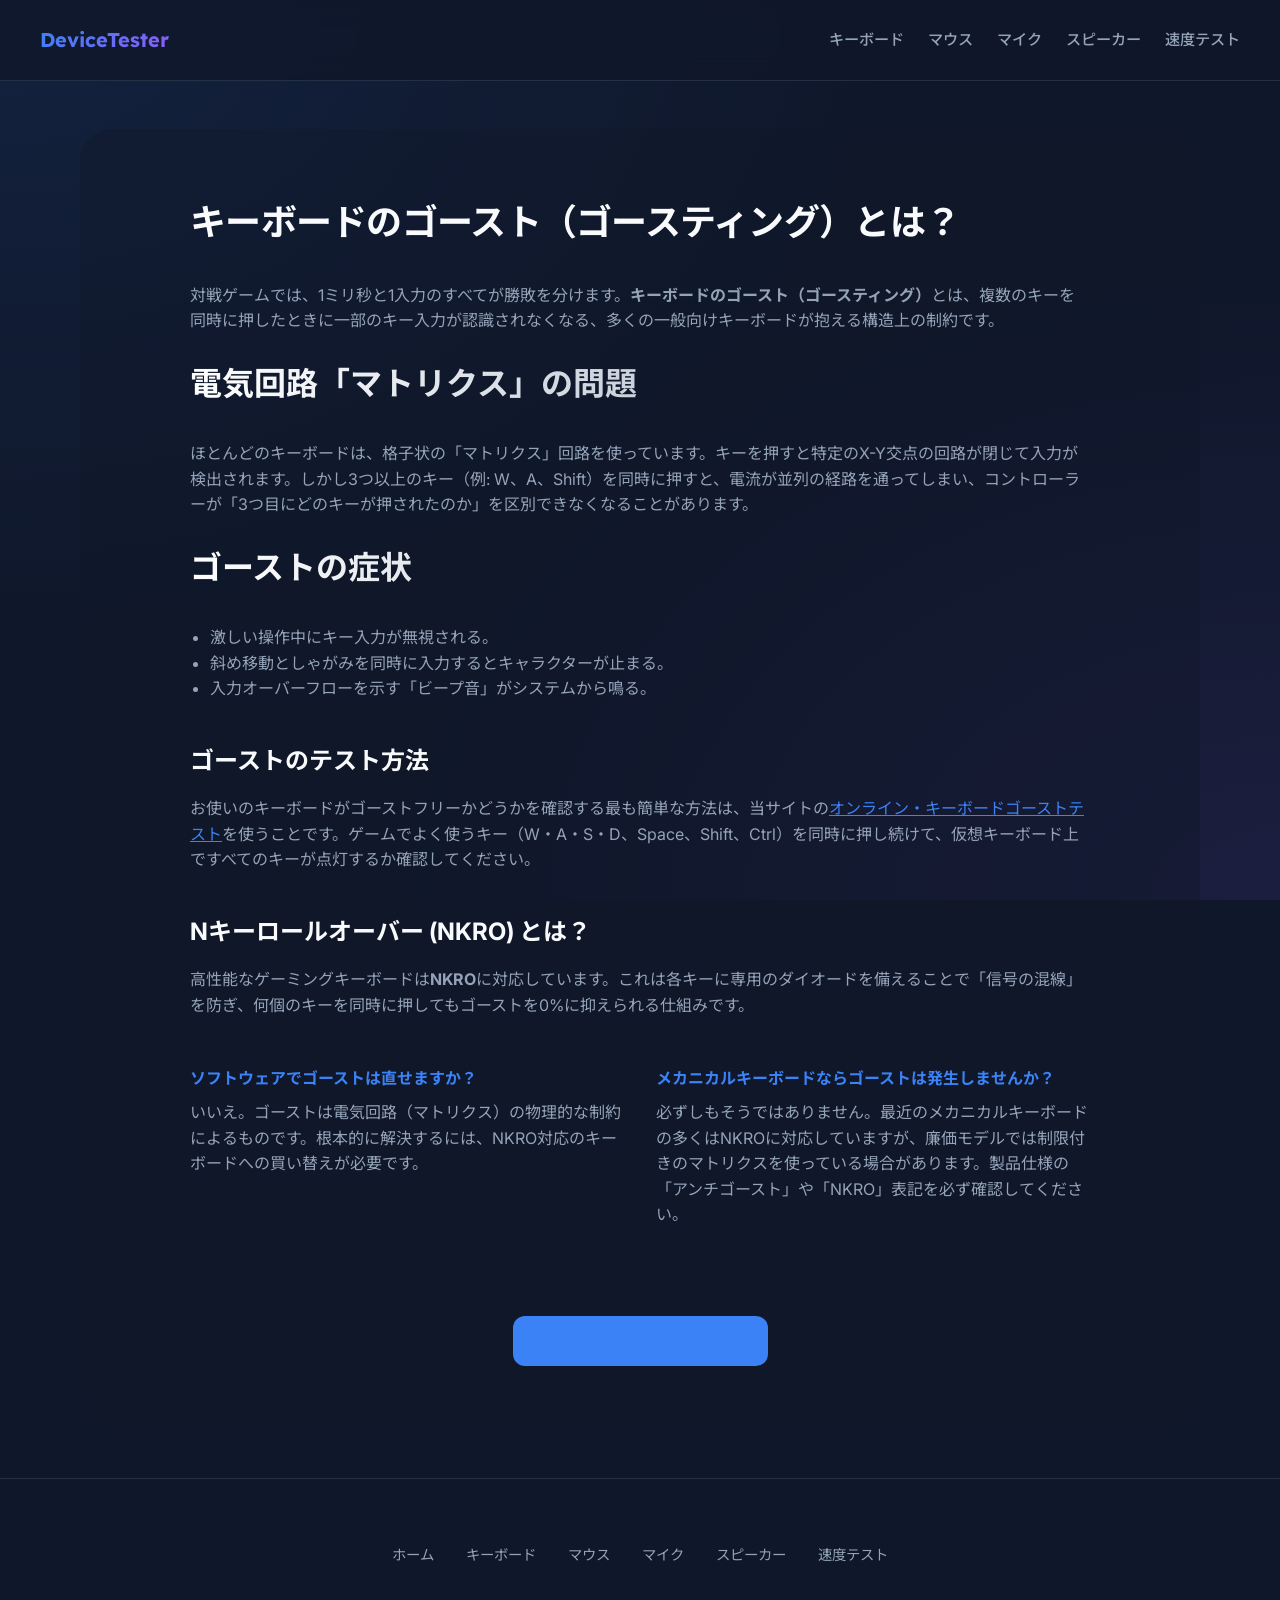
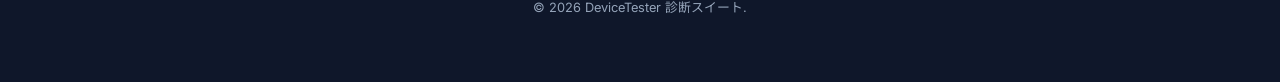
<file: Pictures/tools/keyboardtest/guides/keyboard-ghosting.html>
<!DOCTYPE html>
<html lang="ja">

<head>
  <meta charset="UTF-8">
  <meta name="viewport" content="width=device-width, initial-scale=1.0">
  <title>キーボードのゴースト（ゴースティング）とは？仕組みとNKROの確認方法</title>
  <meta name="description"
    content="キーボードのゴースト（ゴースティング）が発生する電気的な仕組み、ゲームへの影響、そしてNキーロールオーバー (NKRO) を無料でテストする方法を分かりやすく解説します。">
  <link rel="canonical" href="https://xn--nckya1bjc7izjb.com/guides/keyboard-ghosting.html">
  <meta name="theme-color" content="#0f172a">
  <link rel="icon" type="image/svg+xml" href="../favicon.svg">
  <link rel="apple-touch-icon" href="../apple-touch-icon.png">
  <link rel="preconnect" href="https://fonts.googleapis.com">
  <link rel="preconnect" href="https://fonts.gstatic.com" crossorigin>
  <link rel="stylesheet"
    href="https://fonts.googleapis.com/css2?family=Inter:wght@400;500;600;700&family=Lexend:wght@400;500;600;700&family=Noto+Sans+JP:wght@400;500;700&display=swap">
  <link rel="stylesheet" href="../styles.css">

  <!-- Open Graph -->
  <meta property="og:title" content="キーボードのゴースト（ゴースティング）とは？仕組みとNKROの確認方法">
  <meta property="og:description" content="ゴーストが発生する電気的な仕組みと、NKROキーボードの選び方・テスト方法を解説。">
  <meta property="og:type" content="article">
  <meta property="og:url" content="https://xn--nckya1bjc7izjb.com/guides/keyboard-ghosting.html">
  <meta property="og:site_name" content="DeviceTester">
  <meta property="og:locale" content="ja_JP">
  <meta property="og:image" content="https://xn--nckya1bjc7izjb.com/og-image.png">
  <meta property="og:image:width" content="1200">
  <meta property="og:image:height" content="630">

  <!-- Twitter Card -->
  <meta name="twitter:card" content="summary_large_image">
  <meta name="twitter:title" content="キーボードのゴースト（ゴースティング）とは？">
  <meta name="twitter:description" content="ゴーストが発生する電気的な仕組みと、NKROキーボードの選び方・テスト方法を解説。">
  <meta name="twitter:image" content="https://xn--nckya1bjc7izjb.com/og-image.png">

  <!-- Structured Data JSON-LD -->
  <script type="application/ld+json">
    {
      "@context": "https://schema.org",
      "@type": "Article",
      "headline": "キーボードのゴースト（ゴースティング）とは？仕組みとNKROの確認方法",
      "inLanguage": "ja",
      "mainEntityOfPage": "https://xn--nckya1bjc7izjb.com/guides/keyboard-ghosting.html",
      "image": "https://xn--nckya1bjc7izjb.com/og-image.png",
      "author": {
        "@type": "Organization",
        "name": "DeviceTester"
      },
      "publisher": {
        "@type": "Organization",
        "name": "DeviceTester"
      }
    }
  </script>
  <script type="application/ld+json">
    {
      "@context": "https://schema.org",
      "@type": "BreadcrumbList",
      "itemListElement": [
        {
          "@type": "ListItem",
          "position": 1,
          "name": "ホーム",
          "item": "https://xn--nckya1bjc7izjb.com/"
        },
        {
          "@type": "ListItem",
          "position": 2,
          "name": "キーボードテスト",
          "item": "https://xn--nckya1bjc7izjb.com/keyboard-test.html"
        },
        {
          "@type": "ListItem",
          "position": 3,
          "name": "キーボードのゴーストとは？",
          "item": "https://xn--nckya1bjc7izjb.com/guides/keyboard-ghosting.html"
        }
      ]
    }
  </script>
  <script type="application/ld+json">
    {
      "@context": "https://schema.org",
      "@type": "FAQPage",
      "mainEntity": [
        {
          "@type": "Question",
          "name": "ソフトウェアでゴーストは直せますか？",
          "acceptedAnswer": {
            "@type": "Answer",
            "text": "いいえ。ゴーストは電気回路（マトリクス）の物理的な制約によるものです。根本的に解決するには、NKRO対応のキーボードへの買い替えが必要です。"
          }
        },
        {
          "@type": "Question",
          "name": "メカニカルキーボードならゴーストは発生しませんか？",
          "acceptedAnswer": {
            "@type": "Answer",
            "text": "必ずしもそうではありません。最近のメカニカルキーボードの多くはNKROに対応していますが、廉価モデルでは制限付きのマトリクスを使っている場合があります。製品仕様の「アンチゴースト」や「NKRO」表記を必ず確認してください。"
          }
        }
      ]
    }
  </script>
</head>

<body>
  <header>
    <a href="../index.html" class="brand">
      <span>DeviceTester</span>
    </a>
    <nav aria-label="メインナビゲーション">
      <a href="../keyboard-test.html">キーボード</a>
      <a href="../mouse-test.html">マウス</a>
      <a href="../mic-test.html">マイク</a>
      <a href="../speaker-test.html">スピーカー</a>
      <a href="../speed-test.html">速度テスト</a>
    </nav>
  </header>

  <main>
    <article class="seo-section" style="margin-top: 0;">
      <div class="seo-content">
        <h1>キーボードのゴースト（ゴースティング）とは？</h1>
        <p>
          対戦ゲームでは、1ミリ秒と1入力のすべてが勝敗を分けます。<strong>キーボードのゴースト（ゴースティング）</strong>とは、複数のキーを同時に押したときに一部のキー入力が認識されなくなる、多くの一般向けキーボードが抱える構造上の制約です。
        </p>

        <h2>電気回路「マトリクス」の問題</h2>
        <p>
          ほとんどのキーボードは、格子状の「マトリクス」回路を使っています。キーを押すと特定のX-Y交点の回路が閉じて入力が検出されます。しかし3つ以上のキー（例: W、A、Shift）を同時に押すと、電流が並列の経路を通ってしまい、コントローラーが「3つ目にどのキーが押されたのか」を区別できなくなることがあります。
        </p>

        <h2>ゴーストの症状</h2>
        <ul>
          <li>激しい操作中にキー入力が無視される。</li>
          <li>斜め移動としゃがみを同時に入力するとキャラクターが止まる。</li>
          <li>入力オーバーフローを示す「ビープ音」がシステムから鳴る。</li>
        </ul>

        <h3>ゴーストのテスト方法</h3>
        <p>
          お使いのキーボードがゴーストフリーかどうかを確認する最も簡単な方法は、当サイトの<a href="../keyboard-test.html">オンライン・キーボードゴーストテスト</a>を使うことです。ゲームでよく使うキー（W・A・S・D、Space、Shift、Ctrl）を同時に押し続けて、仮想キーボード上ですべてのキーが点灯するか確認してください。
        </p>

        <h3>Nキーロールオーバー (NKRO) とは？</h3>
        <p>
          高性能なゲーミングキーボードは<strong>NKRO</strong>に対応しています。これは各キーに専用のダイオードを備えることで「信号の混線」を防ぎ、何個のキーを同時に押してもゴーストを0%に抑えられる仕組みです。
        </p>

        <section class="faq-grid">
          <div class="faq-item">
            <h4>ソフトウェアでゴーストは直せますか？</h4>
            <p>いいえ。ゴーストは電気回路（マトリクス）の物理的な制約によるものです。根本的に解決するには、NKRO対応のキーボードへの買い替えが必要です。</p>
          </div>
          <div class="faq-item">
            <h4>メカニカルキーボードならゴーストは発生しませんか？</h4>
            <p>必ずしもそうではありません。最近のメカニカルキーボードの多くはNKROに対応していますが、廉価モデルでは制限付きのマトリクスを使っている場合があります。製品仕様の「アンチゴースト」や「NKRO」表記を必ず確認してください。</p>
          </div>
        </section>

        <div style="margin-top: 4rem; text-align: center;">
          <a href="../keyboard-test.html" class="btn btn-primary">今すぐゴーストテストを試す</a>
        </div>
      </div>
    </article>
  </main>

  <footer>
    <div class="footer-nav">
      <a href="../index.html">ホーム</a>
      <a href="../keyboard-test.html">キーボード</a>
      <a href="../mouse-test.html">マウス</a>
      <a href="../mic-test.html">マイク</a>
      <a href="../speaker-test.html">スピーカー</a>
      <a href="../speed-test.html">速度テスト</a>
    </div>
    <p class="footer-copy">&copy; 2026 DeviceTester 診断スイート.</p>
  </footer>

</body>

</html>
</file>
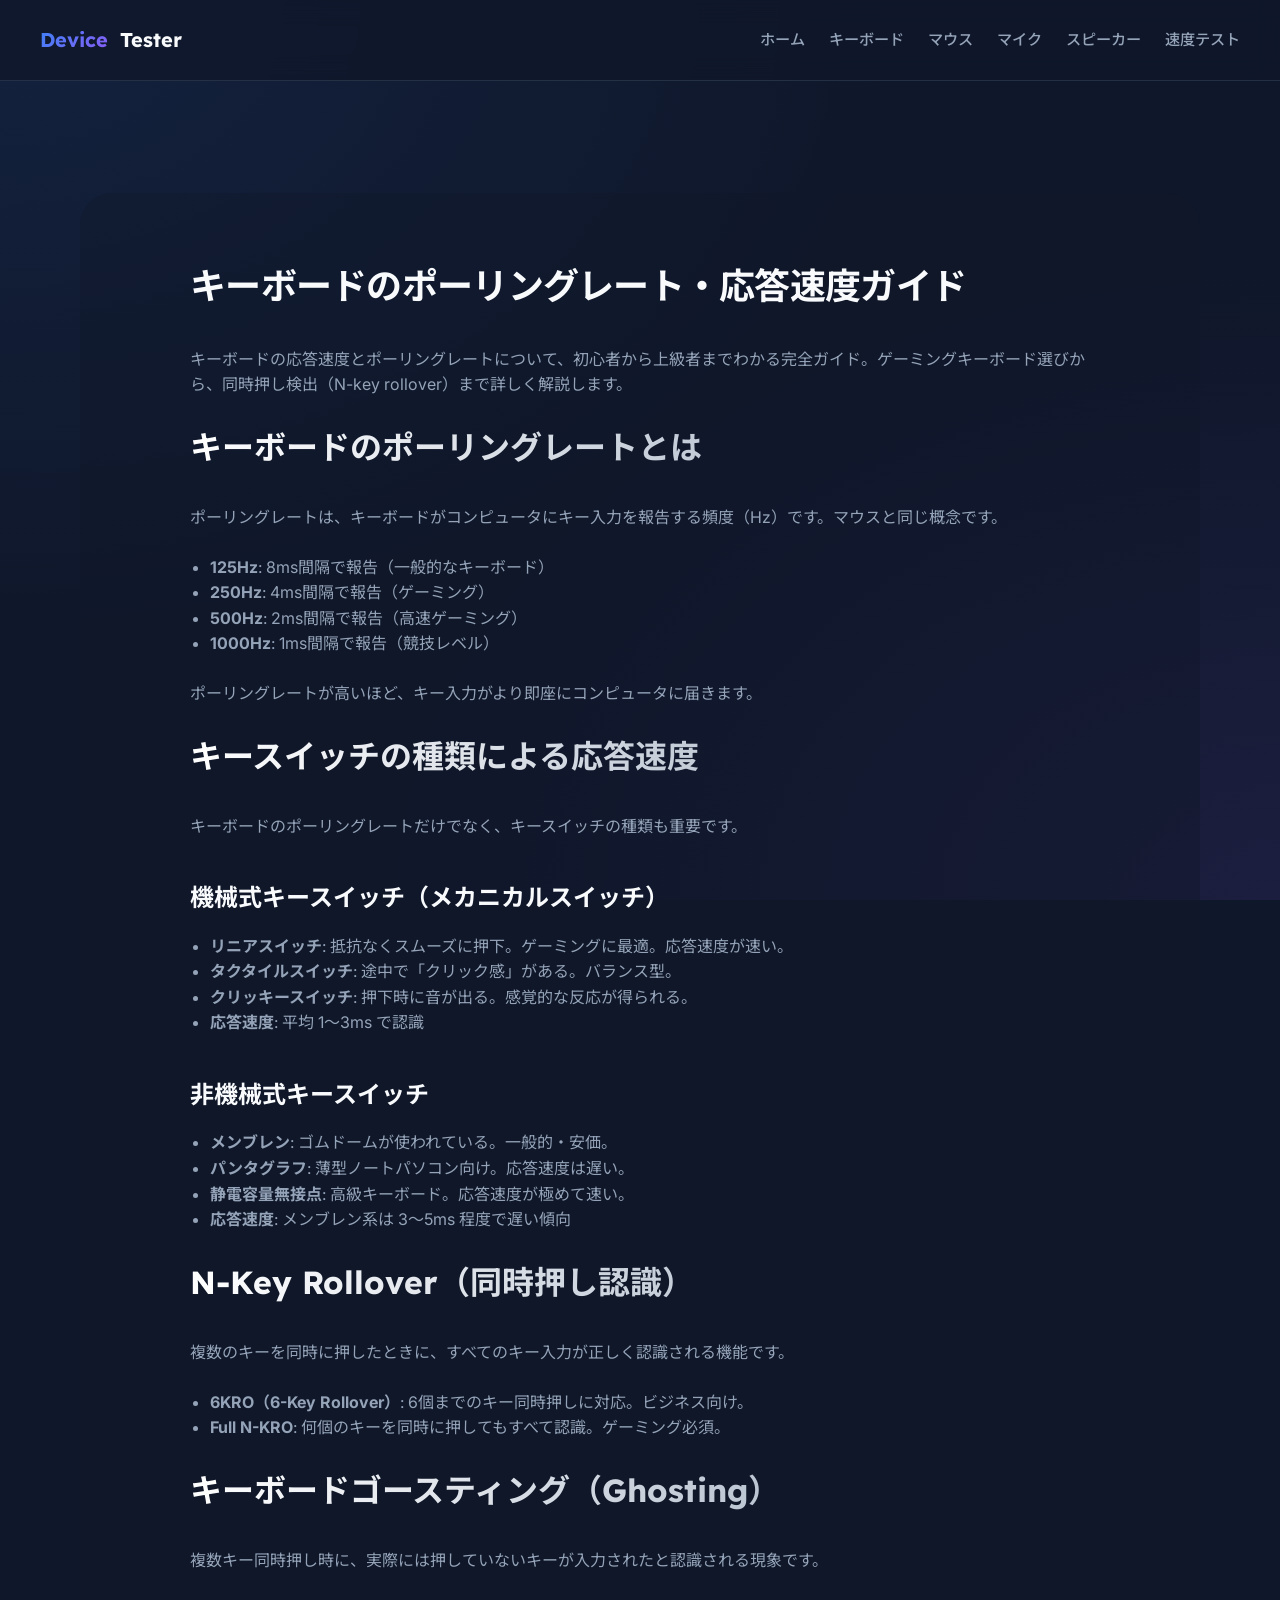
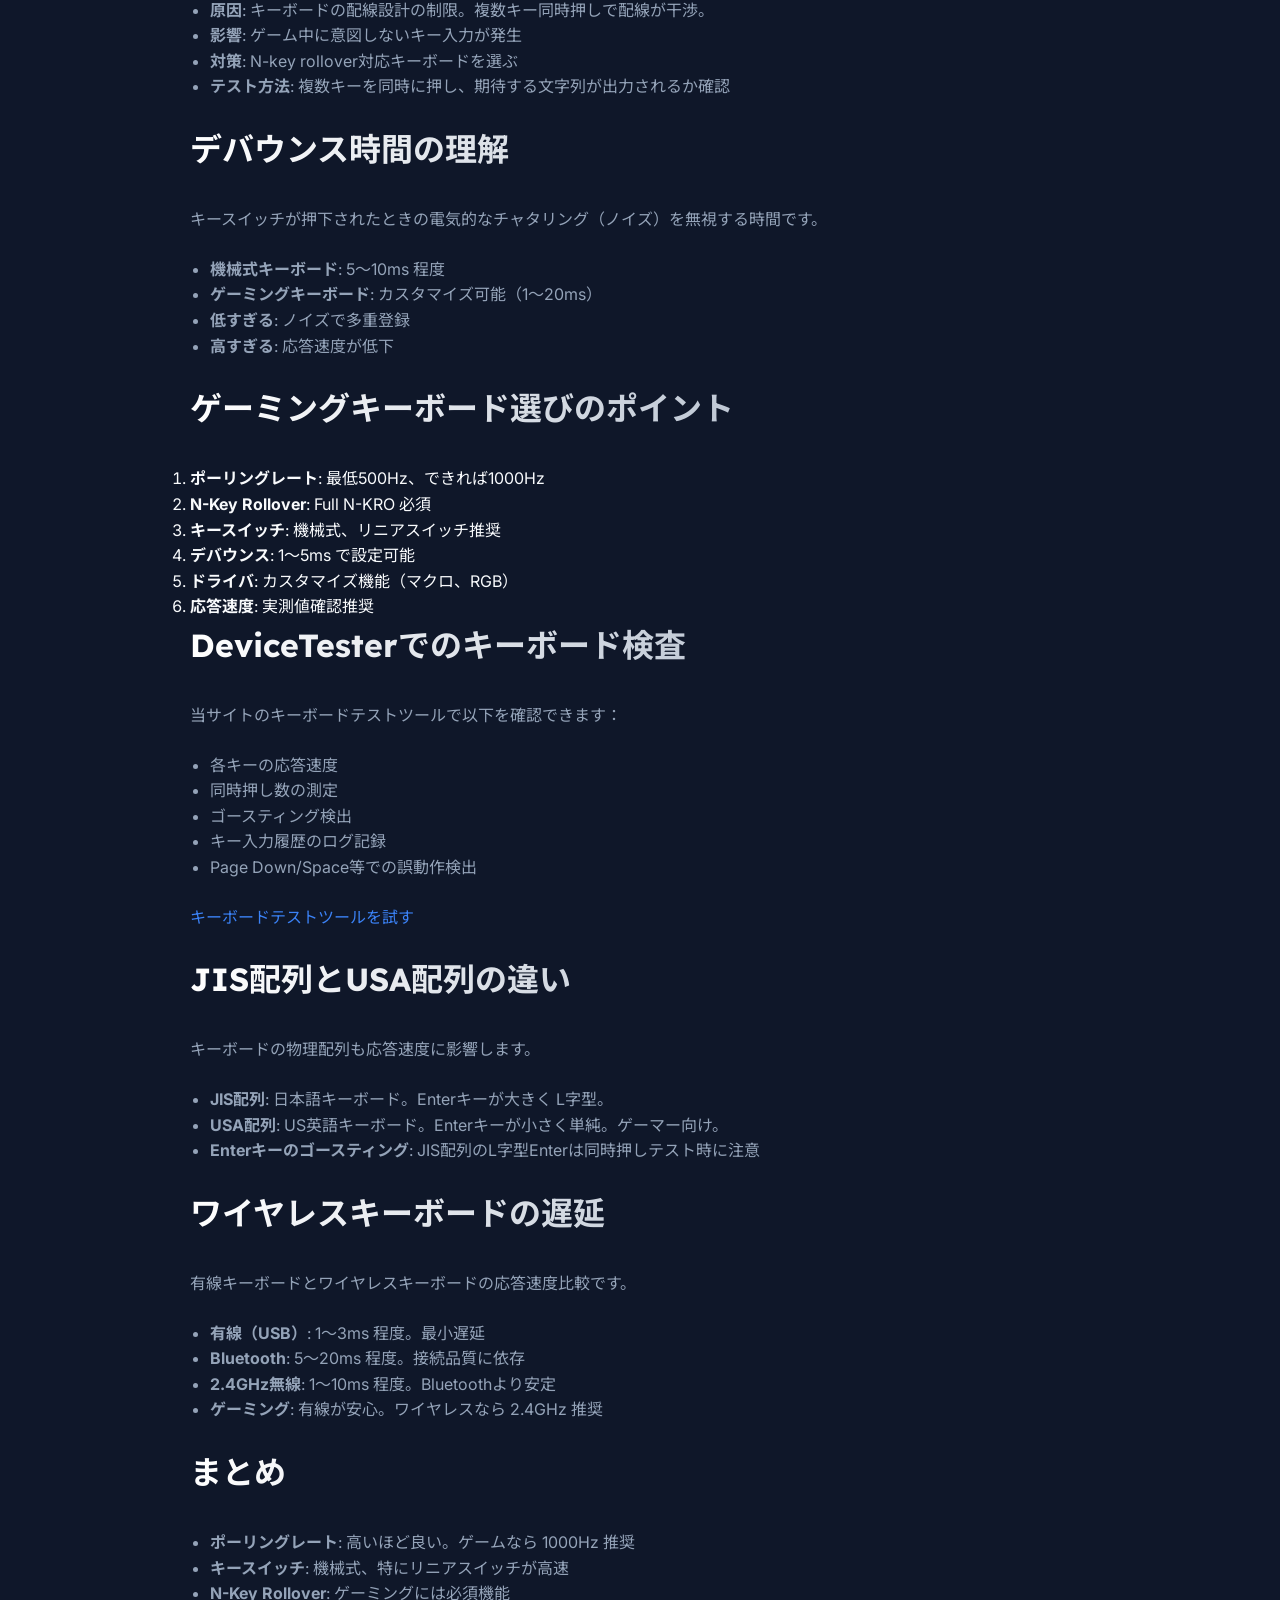
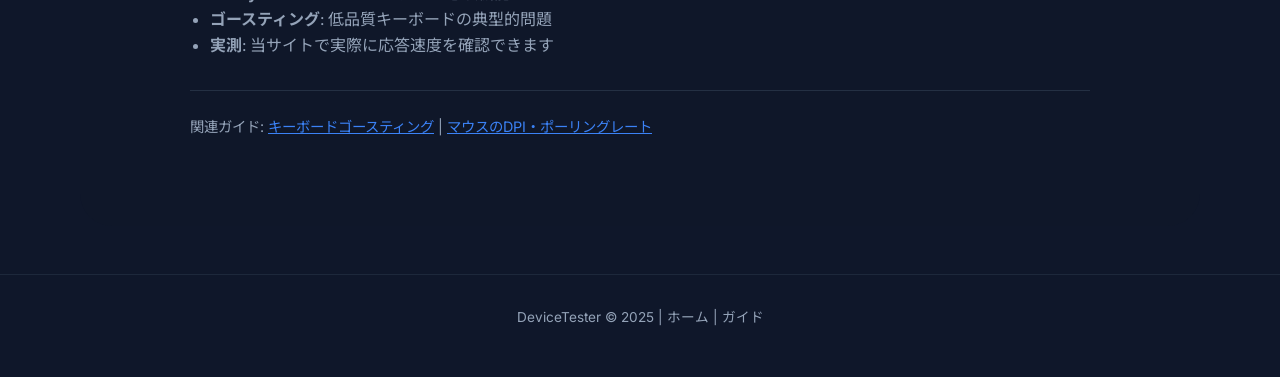
<file: Pictures/tools/keyboardtest/guides/keyboard-polling-rate.html>
<!DOCTYPE html>
<html lang="ja">

<head>
  <meta charset="UTF-8">
  <meta name="viewport" content="width=device-width, initial-scale=1.0">
  <title>キーボードのポーリングレート・応答速度ガイド | DeviceTester</title>
  <meta name="description"
    content="キーボードのポーリングレートとは何か。ゲーミングキーボードの応答速度、キーの同時押し数、ラグレスポンスについて完全解説。測定方法を含めて紹介。">
  <link rel="canonical" href="https://xn--nckya1bjc7izjb.com/guides/keyboard-polling-rate.html">
  <meta name="theme-color" content="#0f172a">
  <link rel="icon" type="image/svg+xml" href="../favicon.svg">
  <link rel="apple-touch-icon" href="../apple-touch-icon.png">
  <link rel="preconnect" href="https://fonts.googleapis.com">
  <link rel="preconnect" href="https://fonts.gstatic.com" crossorigin>
  <link rel="stylesheet"
    href="https://fonts.googleapis.com/css2?family=Inter:wght@400;500;600;700&family=Lexend:wght@400;500;600;700&family=Noto+Sans+JP:wght@400;500;700&display=swap">
  <link rel="stylesheet" href="../styles.css">

  <!-- Open Graph -->
  <meta property="og:title" content="キーボードのポーリングレート・応答速度ガイド">
  <meta property="og:description" content="キーボードのポーリングレートと応答速度。同時押し数、スイッチの種類、ゲーミングキーボードの選び方。">
  <meta property="og:type" content="article">
  <meta property="og:url" content="https://xn--nckya1bjc7izjb.com/guides/keyboard-polling-rate.html">
  <meta property="og:site_name" content="DeviceTester">
  <meta property="og:locale" content="ja_JP">
  <meta property="og:image" content="https://xn--nckya1bjc7izjb.com/og-image.png">

  <!-- Twitter Card -->
  <meta name="twitter:card" content="summary_large_image">
  <meta name="twitter:title" content="キーボードのポーリングレート・応答速度ガイド">
  <meta name="twitter:description" content="キーボード応答速度、ポーリングレート、同時押し対応について完全解説。">
  <meta name="twitter:image" content="https://xn--nckya1bjc7izjb.com/og-image.png">

  <!-- Structured Data -->
  <script type="application/ld+json">
    {
      "@context": "https://schema.org",
      "@type": "Article",
      "headline": "キーボードのポーリングレート・応答速度ガイド",
      "description": "キーボードの応答速度とポーリングレート。ゲーミングキーボード選びの完全ガイド。",
      "image": "https://xn--nckya1bjc7izjb.com/og-image.png",
      "datePublished": "2025-07-13",
      "inLanguage": "ja",
      "isPartOf": {"@type": "WebSite", "url": "https://xn--nckya1bjc7izjb.com/"},
      "author": {"@type": "Organization", "name": "DeviceTester"}
    }
  </script>

  <script type="application/ld+json">
    {
      "@context": "https://schema.org",
      "@type": "FAQPage",
      "mainEntity": [
        {
          "@type": "Question",
          "name": "キーボードのポーリングレートはマウスと同じですか？",
          "acceptedAnswer": {
            "@type": "Answer",
            "text": "同じ概念ですが異なります。キーボードも1秒間に何回キー入力をコンピュータに報告するか（Hz）を示します。ただし、キーボードは機械式か非機械式かで挙動が異なります。マウスと同じく125Hz～1000Hzが一般的です。"
          }
        },
        {
          "@type": "Question",
          "name": "N-key rolloverとはなんですか？",
          "acceptedAnswer": {
            "@type": "Answer",
            "text": "複数のキーを同時に押したときに、すべてのキー入力が正しく認識される機能。6キーロールオーバーなら6個まで、フルNキーロールオーバー（Full N-KRO）なら無制限に同時押しが認識されます。ゲーミングに重要。"
          }
        },
        {
          "@type": "Question",
          "name": "ゴースティングって何ですか？",
          "acceptedAnswer": {
            "@type": "Answer",
            "text": "複数キーを同時に押したとき、実際には押していないキーが入力されたと認識されるバグ。低品質キーボードに多い問題。N-key rollover対応キーボードでは起こりません。"
          }
        }
      ]
    }
  </script>
</head>

<body>
  <header>
    <a href="../index.html" class="brand"><span>Device</span>Tester</a>
    <nav>
      <a href="../index.html">ホーム</a>
      <a href="../keyboard-test.html">キーボード</a>
      <a href="../mouse-test.html">マウス</a>
      <a href="../mic-test.html">マイク</a>
      <a href="../speaker-test.html">スピーカー</a>
      <a href="../speed-test.html">速度テスト</a>
    </nav>
  </header>

  <main>
    <article class="seo-section">
      <div class="seo-content">
        <h1>キーボードのポーリングレート・応答速度ガイド</h1>
        <p>キーボードの応答速度とポーリングレートについて、初心者から上級者までわかる完全ガイド。ゲーミングキーボード選びから、同時押し検出（N-key rollover）まで詳しく解説します。</p>

        <h2>キーボードのポーリングレートとは</h2>
        <p>ポーリングレートは、キーボードがコンピュータにキー入力を報告する頻度（Hz）です。マウスと同じ概念です。</p>
        <ul>
          <li><strong>125Hz</strong>: 8ms間隔で報告（一般的なキーボード）</li>
          <li><strong>250Hz</strong>: 4ms間隔で報告（ゲーミング）</li>
          <li><strong>500Hz</strong>: 2ms間隔で報告（高速ゲーミング）</li>
          <li><strong>1000Hz</strong>: 1ms間隔で報告（競技レベル）</li>
        </ul>
        <p>ポーリングレートが高いほど、キー入力がより即座にコンピュータに届きます。</p>

        <h2>キースイッチの種類による応答速度</h2>
        <p>キーボードのポーリングレートだけでなく、キースイッチの種類も重要です。</p>

        <h3>機械式キースイッチ（メカニカルスイッチ）</h3>
        <ul>
          <li><strong>リニアスイッチ</strong>: 抵抗なくスムーズに押下。ゲーミングに最適。応答速度が速い。</li>
          <li><strong>タクタイルスイッチ</strong>: 途中で「クリック感」がある。バランス型。</li>
          <li><strong>クリッキースイッチ</strong>: 押下時に音が出る。感覚的な反応が得られる。</li>
          <li><strong>応答速度</strong>: 平均 1～3ms で認識</li>
        </ul>

        <h3>非機械式キースイッチ</h3>
        <ul>
          <li><strong>メンブレン</strong>: ゴムドームが使われている。一般的・安価。</li>
          <li><strong>パンタグラフ</strong>: 薄型ノートパソコン向け。応答速度は遅い。</li>
          <li><strong>静電容量無接点</strong>: 高級キーボード。応答速度が極めて速い。</li>
          <li><strong>応答速度</strong>: メンブレン系は 3～5ms 程度で遅い傾向</li>
        </ul>

        <h2>N-Key Rollover（同時押し認識）</h2>
        <p>複数のキーを同時に押したときに、すべてのキー入力が正しく認識される機能です。</p>
        <ul>
          <li><strong>6KRO（6-Key Rollover）</strong>: 6個までのキー同時押しに対応。ビジネス向け。</li>
          <li><strong>Full N-KRO</strong>: 何個のキーを同時に押してもすべて認識。ゲーミング必須。</li>
        </ul>

        <h2>キーボードゴースティング（Ghosting）</h2>
        <p>複数キー同時押し時に、実際には押していないキーが入力されたと認識される現象です。</p>
        <ul>
          <li><strong>原因</strong>: キーボードの配線設計の制限。複数キー同時押しで配線が干渉。</li>
          <li><strong>影響</strong>: ゲーム中に意図しないキー入力が発生</li>
          <li><strong>対策</strong>: N-key rollover対応キーボードを選ぶ</li>
          <li><strong>テスト方法</strong>: 複数キーを同時に押し、期待する文字列が出力されるか確認</li>
        </ul>

        <h2>デバウンス時間の理解</h2>
        <p>キースイッチが押下されたときの電気的なチャタリング（ノイズ）を無視する時間です。</p>
        <ul>
          <li><strong>機械式キーボード</strong>: 5～10ms 程度</li>
          <li><strong>ゲーミングキーボード</strong>: カスタマイズ可能（1～20ms）</li>
          <li><strong>低すぎる</strong>: ノイズで多重登録</li>
          <li><strong>高すぎる</strong>: 応答速度が低下</li>
        </ul>

        <h2>ゲーミングキーボード選びのポイント</h2>
        <ol>
          <li><strong>ポーリングレート</strong>: 最低500Hz、できれば1000Hz</li>
          <li><strong>N-Key Rollover</strong>: Full N-KRO 必須</li>
          <li><strong>キースイッチ</strong>: 機械式、リニアスイッチ推奨</li>
          <li><strong>デバウンス</strong>: 1～5ms で設定可能</li>
          <li><strong>ドライバ</strong>: カスタマイズ機能（マクロ、RGB）</li>
          <li><strong>応答速度</strong>: 実測値確認推奨</li>
        </ol>

        <h2>DeviceTesterでのキーボード検査</h2>
        <p>当サイトのキーボードテストツールで以下を確認できます：</p>
        <ul>
          <li>各キーの応答速度</li>
          <li>同時押し数の測定</li>
          <li>ゴースティング検出</li>
          <li>キー入力履歴のログ記録</li>
          <li>Page Down/Space等での誤動作検出</li>
        </ul>
        <p><a href="../keyboard-test.html" style="color: var(--primary); text-decoration: none;">キーボードテストツールを試す</a></p>

        <h2>JIS配列とUSA配列の違い</h2>
        <p>キーボードの物理配列も応答速度に影響します。</p>
        <ul>
          <li><strong>JIS配列</strong>: 日本語キーボード。Enterキーが大きく L字型。</li>
          <li><strong>USA配列</strong>: US英語キーボード。Enterキーが小さく単純。ゲーマー向け。</li>
          <li><strong>Enterキーのゴースティング</strong>: JIS配列のL字型Enterは同時押しテスト時に注意</li>
        </ul>

        <h2>ワイヤレスキーボードの遅延</h2>
        <p>有線キーボードとワイヤレスキーボードの応答速度比較です。</p>
        <ul>
          <li><strong>有線（USB）</strong>: 1～3ms 程度。最小遅延</li>
          <li><strong>Bluetooth</strong>: 5～20ms 程度。接続品質に依存</li>
          <li><strong>2.4GHz無線</strong>: 1～10ms 程度。Bluetoothより安定</li>
          <li><strong>ゲーミング</strong>: 有線が安心。ワイヤレスなら 2.4GHz 推奨</li>
        </ul>

        <h2>まとめ</h2>
        <ul>
          <li><strong>ポーリングレート</strong>: 高いほど良い。ゲームなら 1000Hz 推奨</li>
          <li><strong>キースイッチ</strong>: 機械式、特にリニアスイッチが高速</li>
          <li><strong>N-Key Rollover</strong>: ゲーミングには必須機能</li>
          <li><strong>ゴースティング</strong>: 低品質キーボードの典型的問題</li>
          <li><strong>実測</strong>: 当サイトで実際に応答速度を確認できます</li>
        </ul>

        <p style="margin-top: 2rem; padding-top: 1.5rem; border-top: 1px solid rgba(51, 65, 85, 0.6); color: var(--text-muted); font-size: 0.9rem;">
          関連ガイド: <a href="keyboard-ghosting.html">キーボードゴースティング</a> | <a href="mouse-dpi-polling-rate.html">マウスのDPI・ポーリングレート</a>
        </p>
      </div>
    </article>
  </main>

  <footer style="padding: 2rem 1rem; text-align: center; color: var(--text-muted); font-size: 0.85rem; border-top: 1px solid rgba(51, 65, 85, 0.4);">
    <p style="margin-bottom: 1rem;">DeviceTester © 2025 | <a href="../index.html" style="color: var(--text-muted); text-decoration: none;">ホーム</a> | <a href="keyboard-ghosting.html" style="color: var(--text-muted); text-decoration: none;">ガイド</a></p>
  </footer>
</body>

</html>
</file>
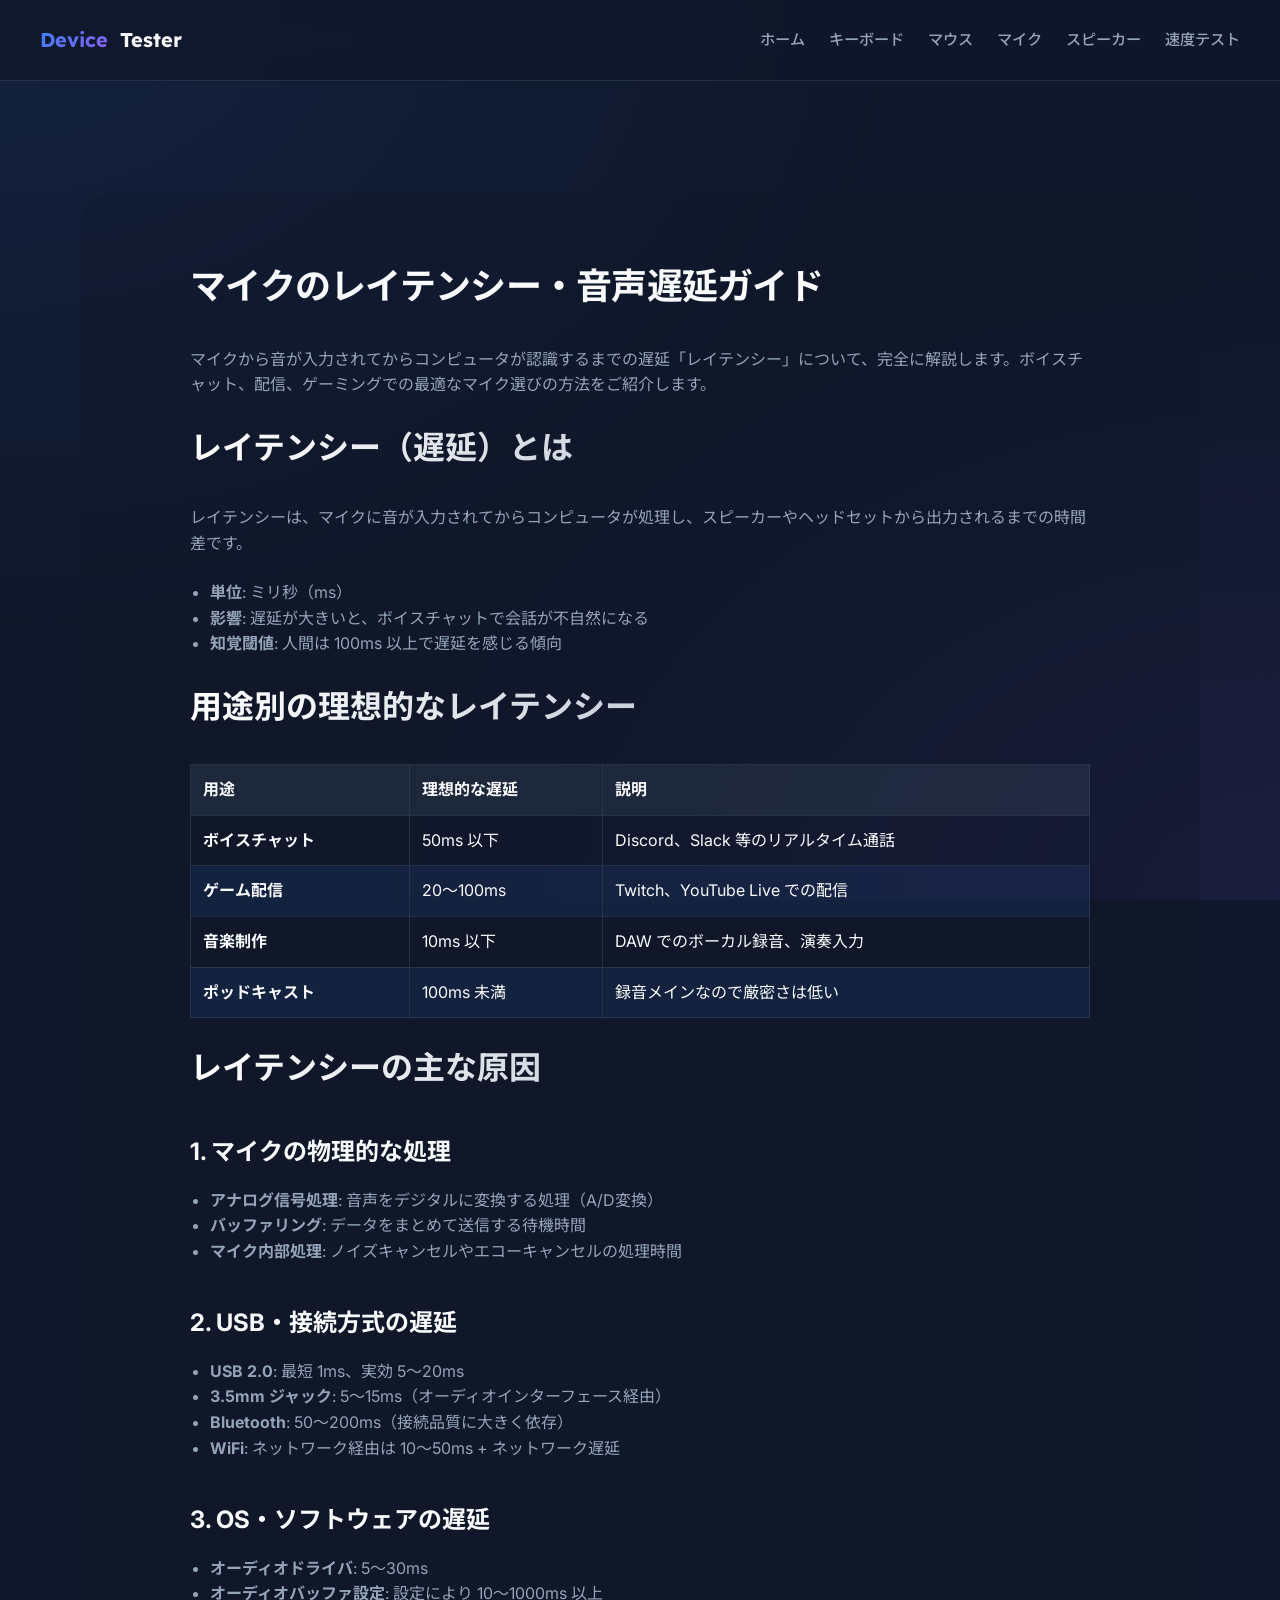
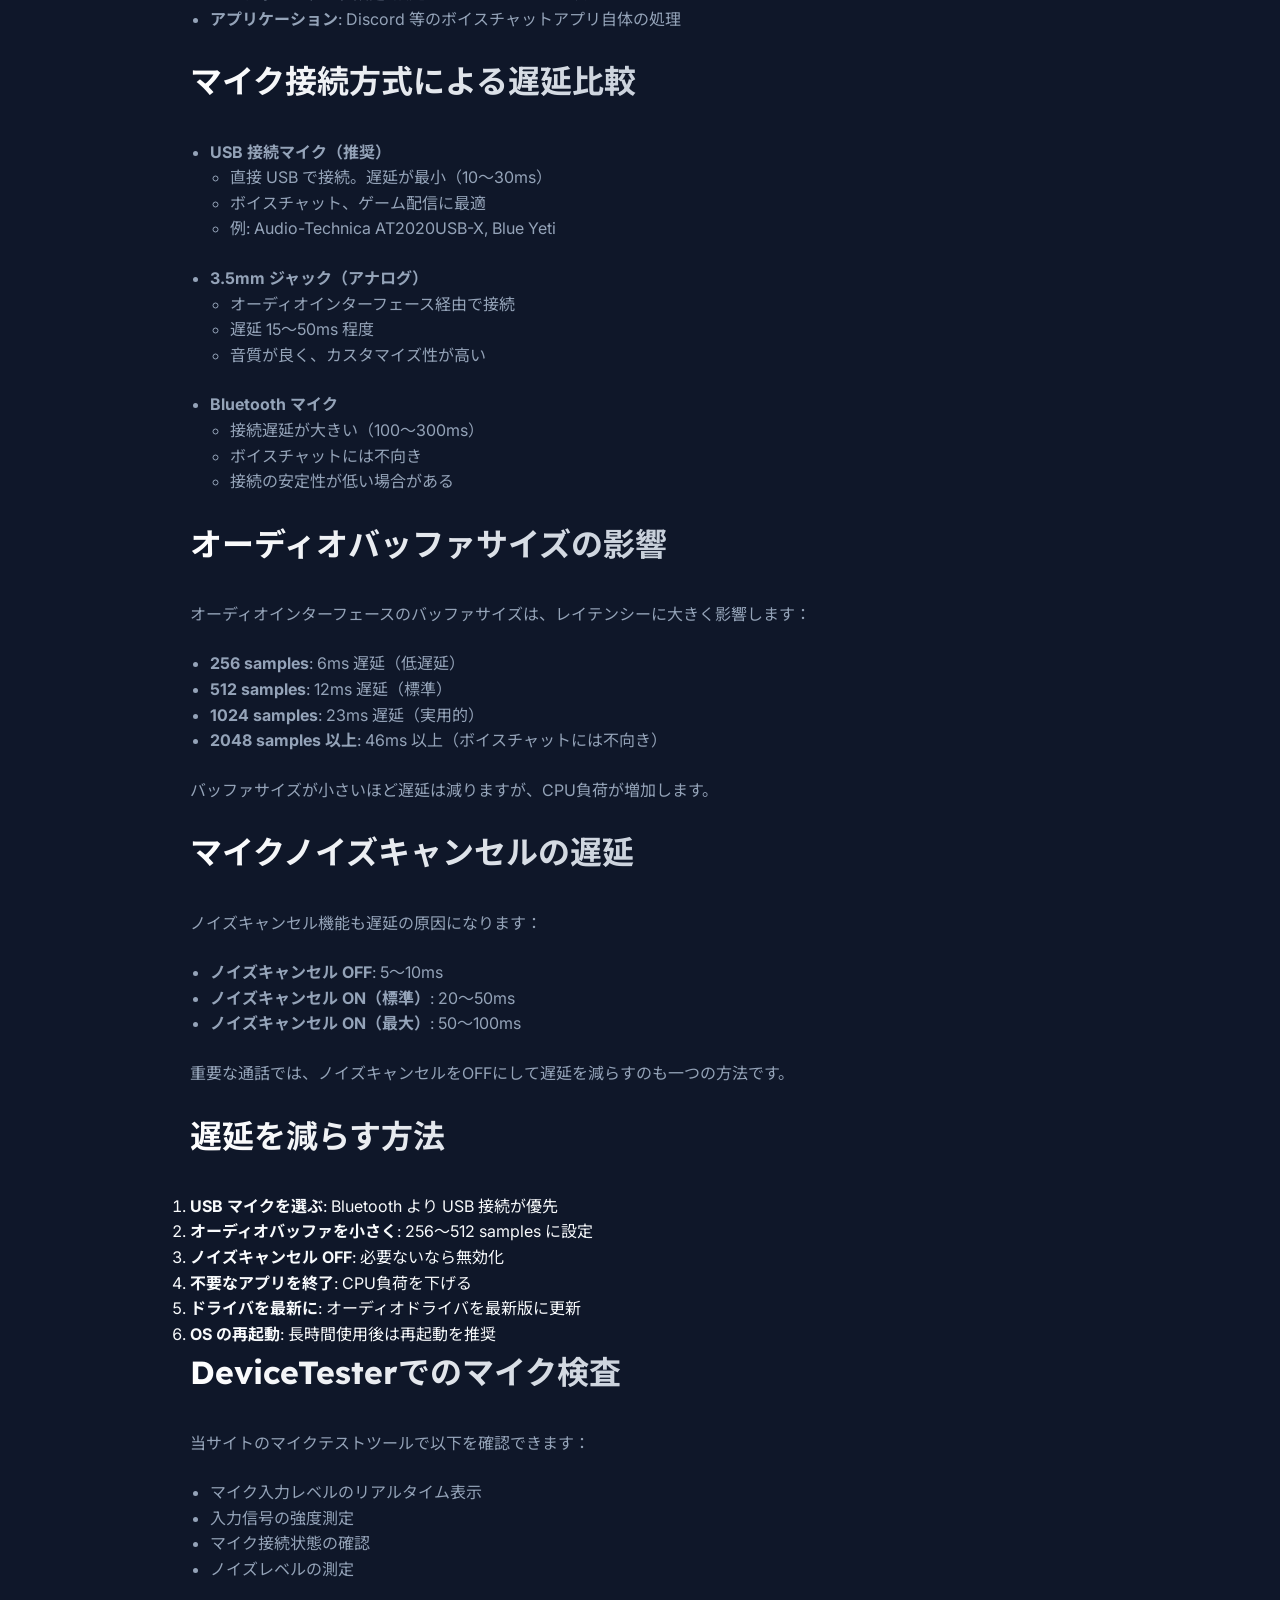
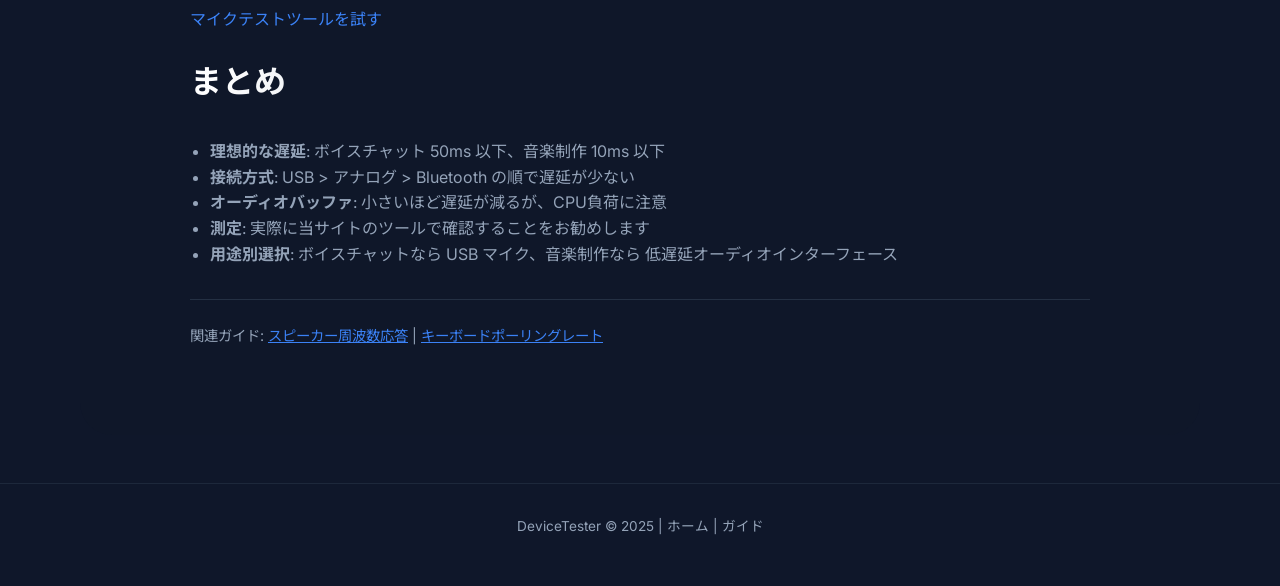
<file: Pictures/tools/keyboardtest/guides/microphone-latency.html>
<!DOCTYPE html>
<html lang="ja">

<head>
  <meta charset="UTF-8">
  <meta name="viewport" content="width=device-width, initial-scale=1.0">
  <title>マイクのレイテンシー・音声遅延ガイド | DeviceTester</title>
  <meta name="description"
    content="マイク音声遅延（レイテンシー）について完全解説。ボイスチャット、配信、ゲーミングでの最適なマイク選びと遅延測定方法を紹介。">
  <link rel="canonical" href="https://xn--nckya1bjc7izjb.com/guides/microphone-latency.html">
  <meta name="theme-color" content="#0f172a">
  <link rel="icon" type="image/svg+xml" href="../favicon.svg">
  <link rel="apple-touch-icon" href="../apple-touch-icon.png">
  <link rel="preconnect" href="https://fonts.googleapis.com">
  <link rel="preconnect" href="https://fonts.gstatic.com" crossorigin>
  <link rel="stylesheet"
    href="https://fonts.googleapis.com/css2?family=Inter:wght@400;500;600;700&family=Lexend:wght@400;500;600;700&family=Noto+Sans+JP:wght@400;500;700&display=swap">
  <link rel="stylesheet" href="../styles.css">

  <!-- Open Graph -->
  <meta property="og:title" content="マイクのレイテンシー・音声遅延ガイド">
  <meta property="og:description" content="マイクの音声遅延、ボイスチャット品質、ゲーミングマイク選びの完全ガイド。">
  <meta property="og:type" content="article">
  <meta property="og:url" content="https://xn--nckya1bjc7izjb.com/guides/microphone-latency.html">
  <meta property="og:site_name" content="DeviceTester">
  <meta property="og:locale" content="ja_JP">
  <meta property="og:image" content="https://xn--nckya1bjc7izjb.com/og-image.png">

  <!-- Twitter Card -->
  <meta name="twitter:card" content="summary_large_image">
  <meta name="twitter:title" content="マイクのレイテンシー・音声遅延ガイド">
  <meta name="twitter:description" content="マイク音声遅延を減らす方法。ボイスチャット、配信品質の向上。">
  <meta name="twitter:image" content="https://xn--nckya1bjc7izjb.com/og-image.png">

  <!-- Structured Data -->
  <script type="application/ld+json">
    {
      "@context": "https://schema.org",
      "@type": "Article",
      "headline": "マイクのレイテンシー・音声遅延ガイド",
      "description": "マイク音声遅延について完全解説。ボイスチャット・配信品質向上。",
      "image": "https://xn--nckya1bjc7izjb.com/og-image.png",
      "datePublished": "2025-07-13",
      "inLanguage": "ja",
      "isPartOf": {"@type": "WebSite", "url": "https://xn--nckya1bjc7izjb.com/"},
      "author": {"@type": "Organization", "name": "DeviceTester"}
    }
  </script>

  <script type="application/ld+json">
    {
      "@context": "https://schema.org",
      "@type": "FAQPage",
      "mainEntity": [
        {
          "@type": "Question",
          "name": "マイクレイテンシーとは何ですか？",
          "acceptedAnswer": {
            "@type": "Answer",
            "text": "マイクに音が入力されてから、それがコンピュータに認識・処理されるまでの遅延時間です。ミリ秒（ms）で測定します。ボイスチャットや配信では、この遅延が小さいほど自然です。"
          }
        },
        {
          "@type": "Question",
          "name": "何msのレイテンシーが理想的ですか？",
          "acceptedAnswer": {
            "@type": "Answer",
            "text": "一般的なボイスチャットなら 50ms 以下で実用的。配信なら 20～50ms。リアルタイムアプリケーション（音楽制作等）なら 10ms 以下が理想的です。ただし、人間の知覚では 100ms 程度までなら許容できる傾向があります。"
          }
        },
        {
          "@type": "Question",
          "name": "マイクの接続方式で遅延は変わりますか？",
          "acceptedAnswer": {
            "@type": "Answer",
            "text": "はい、大きく変わります。USB接続 < 3.5mm アナログジャック < Bluetooth です。ボイスチャット向けなら USB 接続マイクが最適。Bluetooth は 100ms 以上の遅延が起こることがあります。"
          }
        }
      ]
    }
  </script>
</head>

<body>
  <header>
    <a href="../index.html" class="brand"><span>Device</span>Tester</a>
    <nav>
      <a href="../index.html">ホーム</a>
      <a href="../keyboard-test.html">キーボード</a>
      <a href="../mouse-test.html">マウス</a>
      <a href="../mic-test.html">マイク</a>
      <a href="../speaker-test.html">スピーカー</a>
      <a href="../speed-test.html">速度テスト</a>
    </nav>
  </header>

  <main>
    <article class="seo-section">
      <div class="seo-content">
        <h1>マイクのレイテンシー・音声遅延ガイド</h1>
        <p>マイクから音が入力されてからコンピュータが認識するまでの遅延「レイテンシー」について、完全に解説します。ボイスチャット、配信、ゲーミングでの最適なマイク選びの方法をご紹介します。</p>

        <h2>レイテンシー（遅延）とは</h2>
        <p>レイテンシーは、マイクに音が入力されてからコンピュータが処理し、スピーカーやヘッドセットから出力されるまでの時間差です。</p>
        <ul>
          <li><strong>単位</strong>: ミリ秒（ms）</li>
          <li><strong>影響</strong>: 遅延が大きいと、ボイスチャットで会話が不自然になる</li>
          <li><strong>知覚閾値</strong>: 人間は 100ms 以上で遅延を感じる傾向</li>
        </ul>

        <h2>用途別の理想的なレイテンシー</h2>
        <table style="width: 100%; border-collapse: collapse; margin: 1.5rem 0;">
          <tr style="background: rgba(51, 65, 85, 0.4);">
            <th style="padding: 0.75rem; text-align: left; border: 1px solid rgba(51, 65, 85, 0.6);">用途</th>
            <th style="padding: 0.75rem; text-align: left; border: 1px solid rgba(51, 65, 85, 0.6);">理想的な遅延</th>
            <th style="padding: 0.75rem; text-align: left; border: 1px solid rgba(51, 65, 85, 0.6);">説明</th>
          </tr>
          <tr>
            <td style="padding: 0.75rem; border: 1px solid rgba(51, 65, 85, 0.6);"><strong>ボイスチャット</strong></td>
            <td style="padding: 0.75rem; border: 1px solid rgba(51, 65, 85, 0.6);">50ms 以下</td>
            <td style="padding: 0.75rem; border: 1px solid rgba(51, 65, 85, 0.6);">Discord、Slack 等のリアルタイム通話</td>
          </tr>
          <tr style="background: rgba(59, 130, 246, 0.1);">
            <td style="padding: 0.75rem; border: 1px solid rgba(51, 65, 85, 0.6);"><strong>ゲーム配信</strong></td>
            <td style="padding: 0.75rem; border: 1px solid rgba(51, 65, 85, 0.6);">20～100ms</td>
            <td style="padding: 0.75rem; border: 1px solid rgba(51, 65, 85, 0.6);">Twitch、YouTube Live での配信</td>
          </tr>
          <tr>
            <td style="padding: 0.75rem; border: 1px solid rgba(51, 65, 85, 0.6);"><strong>音楽制作</strong></td>
            <td style="padding: 0.75rem; border: 1px solid rgba(51, 65, 85, 0.6);">10ms 以下</td>
            <td style="padding: 0.75rem; border: 1px solid rgba(51, 65, 85, 0.6);">DAW でのボーカル録音、演奏入力</td>
          </tr>
          <tr style="background: rgba(59, 130, 246, 0.1);">
            <td style="padding: 0.75rem; border: 1px solid rgba(51, 65, 85, 0.6);"><strong>ポッドキャスト</strong></td>
            <td style="padding: 0.75rem; border: 1px solid rgba(51, 65, 85, 0.6);">100ms 未満</td>
            <td style="padding: 0.75rem; border: 1px solid rgba(51, 65, 85, 0.6);">録音メインなので厳密さは低い</td>
          </tr>
        </table>

        <h2>レイテンシーの主な原因</h2>
        <h3>1. マイクの物理的な処理</h3>
        <ul>
          <li><strong>アナログ信号処理</strong>: 音声をデジタルに変換する処理（A/D変換）</li>
          <li><strong>バッファリング</strong>: データをまとめて送信する待機時間</li>
          <li><strong>マイク内部処理</strong>: ノイズキャンセルやエコーキャンセルの処理時間</li>
        </ul>

        <h3>2. USB・接続方式の遅延</h3>
        <ul>
          <li><strong>USB 2.0</strong>: 最短 1ms、実効 5～20ms</li>
          <li><strong>3.5mm ジャック</strong>: 5～15ms（オーディオインターフェース経由）</li>
          <li><strong>Bluetooth</strong>: 50～200ms（接続品質に大きく依存）</li>
          <li><strong>WiFi</strong>: ネットワーク経由は 10～50ms + ネットワーク遅延</li>
        </ul>

        <h3>3. OS・ソフトウェアの遅延</h3>
        <ul>
          <li><strong>オーディオドライバ</strong>: 5～30ms</li>
          <li><strong>オーディオバッファ設定</strong>: 設定により 10～1000ms 以上</li>
          <li><strong>アプリケーション</strong>: Discord 等のボイスチャットアプリ自体の処理</li>
        </ul>

        <h2>マイク接続方式による遅延比較</h2>
        <ul>
          <li><strong>USB 接続マイク（推奨）</strong>
            <ul>
              <li>直接 USB で接続。遅延が最小（10～30ms）</li>
              <li>ボイスチャット、ゲーム配信に最適</li>
              <li>例: Audio-Technica AT2020USB-X, Blue Yeti</li>
            </ul>
          </li>
          <li><strong>3.5mm ジャック（アナログ）</strong>
            <ul>
              <li>オーディオインターフェース経由で接続</li>
              <li>遅延 15～50ms 程度</li>
              <li>音質が良く、カスタマイズ性が高い</li>
            </ul>
          </li>
          <li><strong>Bluetooth マイク</strong>
            <ul>
              <li>接続遅延が大きい（100～300ms）</li>
              <li>ボイスチャットには不向き</li>
              <li>接続の安定性が低い場合がある</li>
            </ul>
          </li>
        </ul>

        <h2>オーディオバッファサイズの影響</h2>
        <p>オーディオインターフェースのバッファサイズは、レイテンシーに大きく影響します：</p>
        <ul>
          <li><strong>256 samples</strong>: 6ms 遅延（低遅延）</li>
          <li><strong>512 samples</strong>: 12ms 遅延（標準）</li>
          <li><strong>1024 samples</strong>: 23ms 遅延（実用的）</li>
          <li><strong>2048 samples 以上</strong>: 46ms 以上（ボイスチャットには不向き）</li>
        </ul>
        <p>バッファサイズが小さいほど遅延は減りますが、CPU負荷が増加します。</p>

        <h2>マイクノイズキャンセルの遅延</h2>
        <p>ノイズキャンセル機能も遅延の原因になります：</p>
        <ul>
          <li><strong>ノイズキャンセル OFF</strong>: 5～10ms</li>
          <li><strong>ノイズキャンセル ON（標準）</strong>: 20～50ms</li>
          <li><strong>ノイズキャンセル ON（最大）</strong>: 50～100ms</li>
        </ul>
        <p>重要な通話では、ノイズキャンセルをOFFにして遅延を減らすのも一つの方法です。</p>

        <h2>遅延を減らす方法</h2>
        <ol>
          <li><strong>USB マイクを選ぶ</strong>: Bluetooth より USB 接続が優先</li>
          <li><strong>オーディオバッファを小さく</strong>: 256～512 samples に設定</li>
          <li><strong>ノイズキャンセル OFF</strong>: 必要ないなら無効化</li>
          <li><strong>不要なアプリを終了</strong>: CPU負荷を下げる</li>
          <li><strong>ドライバを最新に</strong>: オーディオドライバを最新版に更新</li>
          <li><strong>OS の再起動</strong>: 長時間使用後は再起動を推奨</li>
        </ol>

        <h2>DeviceTesterでのマイク検査</h2>
        <p>当サイトのマイクテストツールで以下を確認できます：</p>
        <ul>
          <li>マイク入力レベルのリアルタイム表示</li>
          <li>入力信号の強度測定</li>
          <li>マイク接続状態の確認</li>
          <li>ノイズレベルの測定</li>
        </ul>
        <p><a href="../mic-test.html" style="color: var(--primary); text-decoration: none;">マイクテストツールを試す</a></p>

        <h2>まとめ</h2>
        <ul>
          <li><strong>理想的な遅延</strong>: ボイスチャット 50ms 以下、音楽制作 10ms 以下</li>
          <li><strong>接続方式</strong>: USB > アナログ > Bluetooth の順で遅延が少ない</li>
          <li><strong>オーディオバッファ</strong>: 小さいほど遅延が減るが、CPU負荷に注意</li>
          <li><strong>測定</strong>: 実際に当サイトのツールで確認することをお勧めします</li>
          <li><strong>用途別選択</strong>: ボイスチャットなら USB マイク、音楽制作なら 低遅延オーディオインターフェース</li>
        </ul>

        <p style="margin-top: 2rem; padding-top: 1.5rem; border-top: 1px solid rgba(51, 65, 85, 0.6); color: var(--text-muted); font-size: 0.9rem;">
          関連ガイド: <a href="speaker-frequency-response.html">スピーカー周波数応答</a> | <a href="keyboard-polling-rate.html">キーボードポーリングレート</a>
        </p>
      </div>
    </article>
  </main>

  <footer style="padding: 2rem 1rem; text-align: center; color: var(--text-muted); font-size: 0.85rem; border-top: 1px solid rgba(51, 65, 85, 0.4);">
    <p style="margin-bottom: 1rem;">DeviceTester © 2025 | <a href="../index.html" style="color: var(--text-muted); text-decoration: none;">ホーム</a> | <a href="keyboard-ghosting.html" style="color: var(--text-muted); text-decoration: none;">ガイド</a></p>
  </footer>
</body>

</html>
</file>
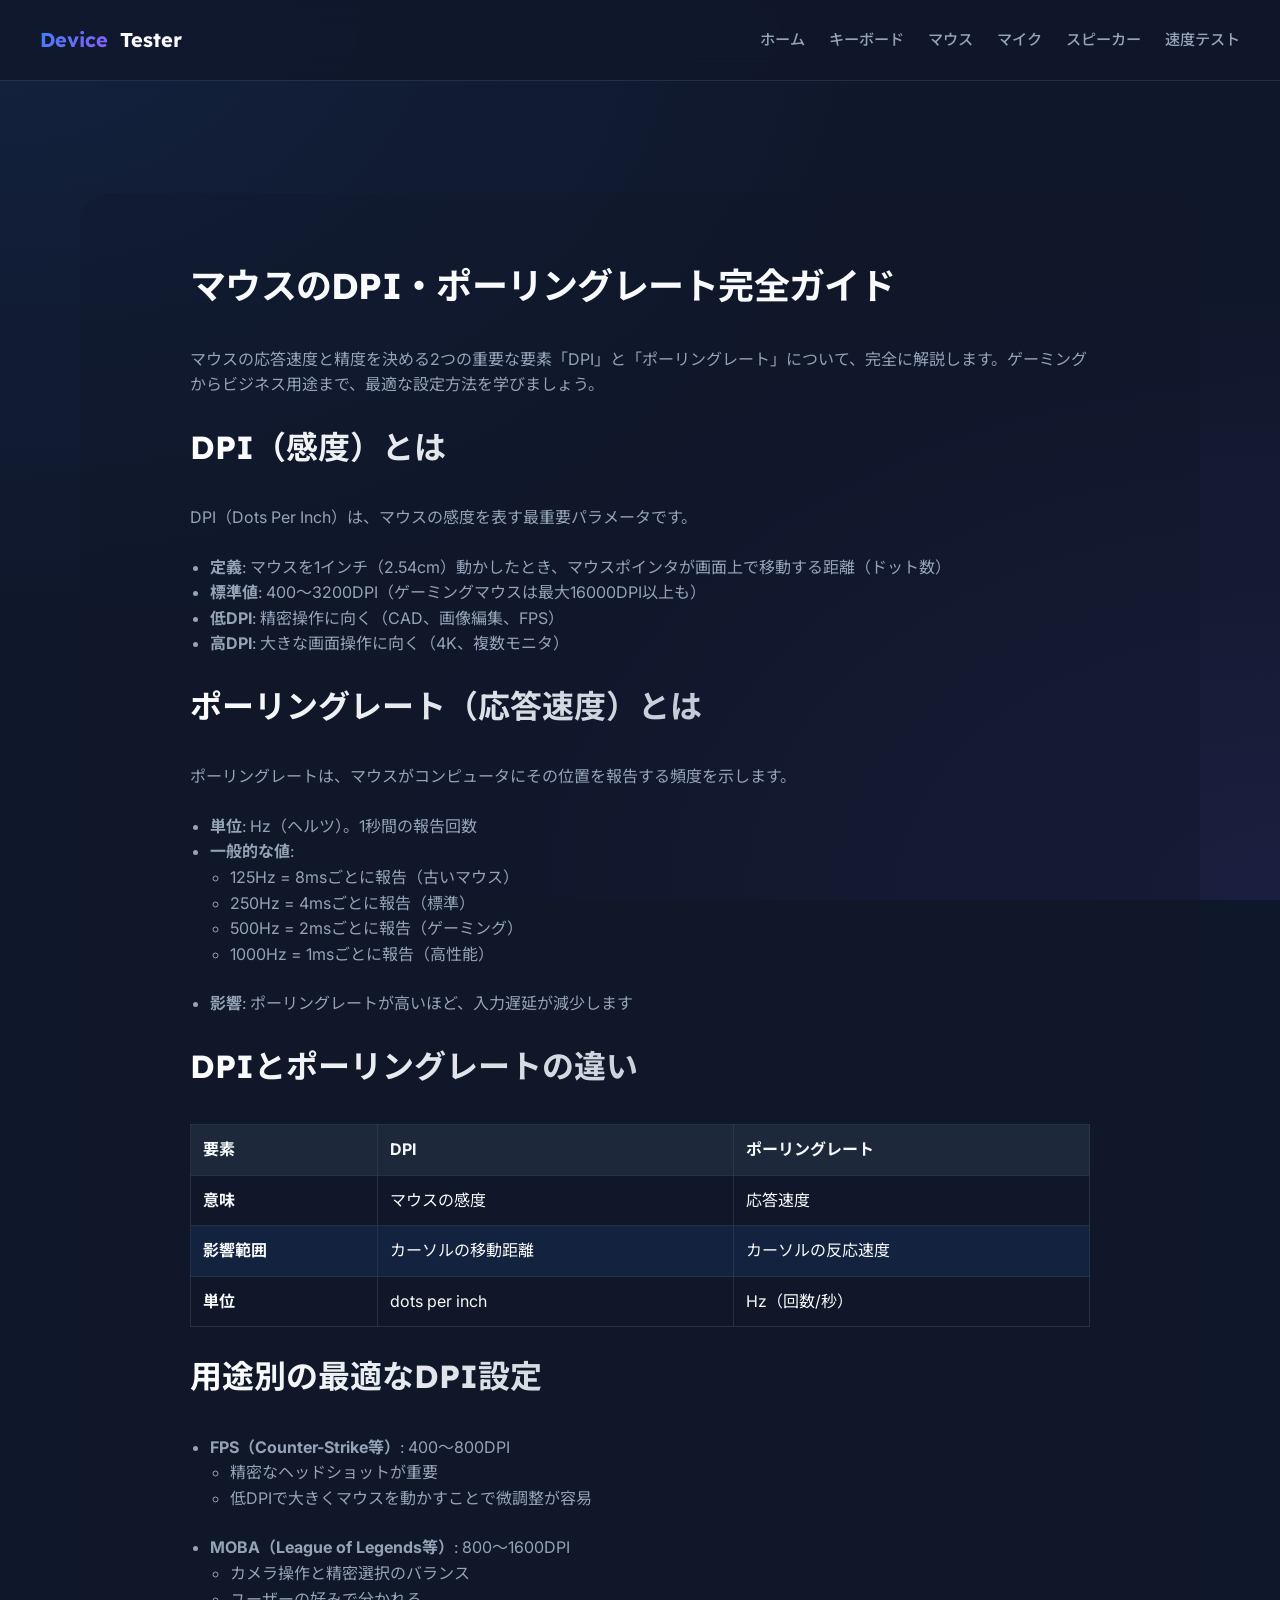
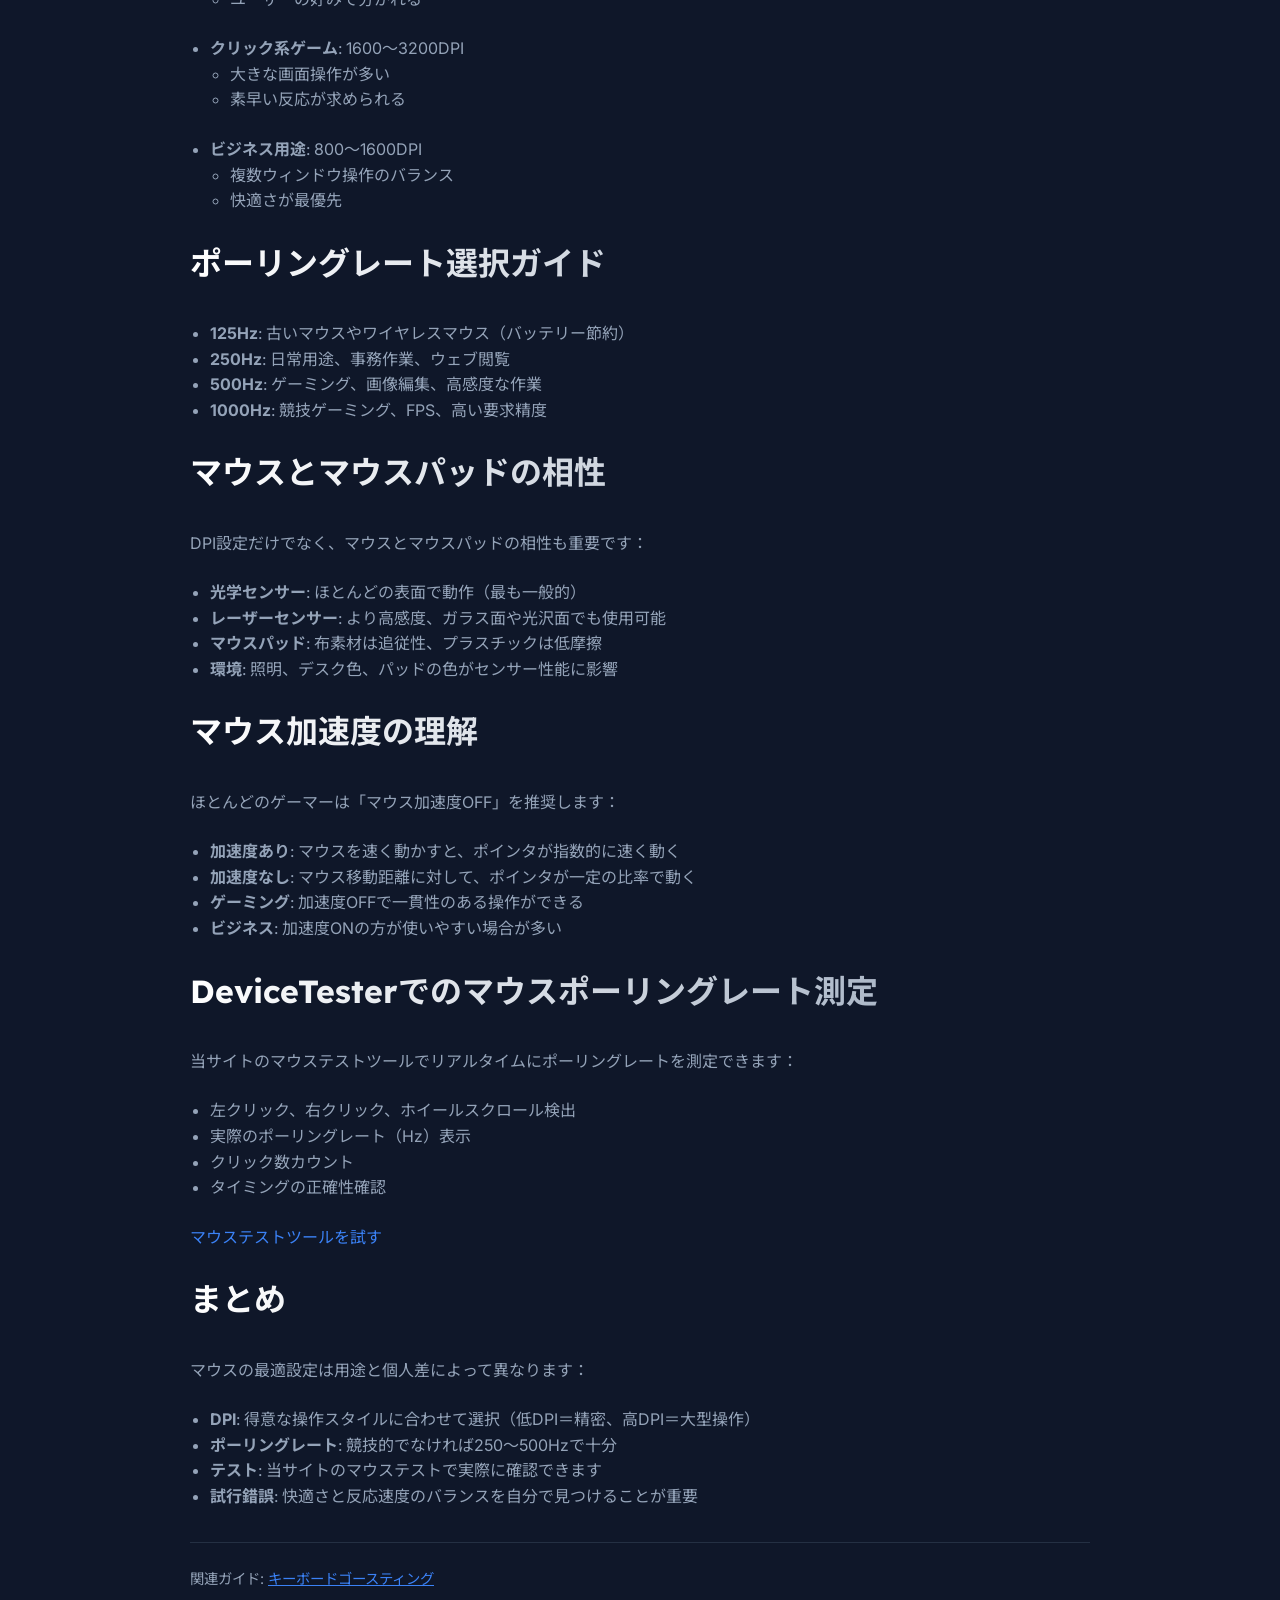
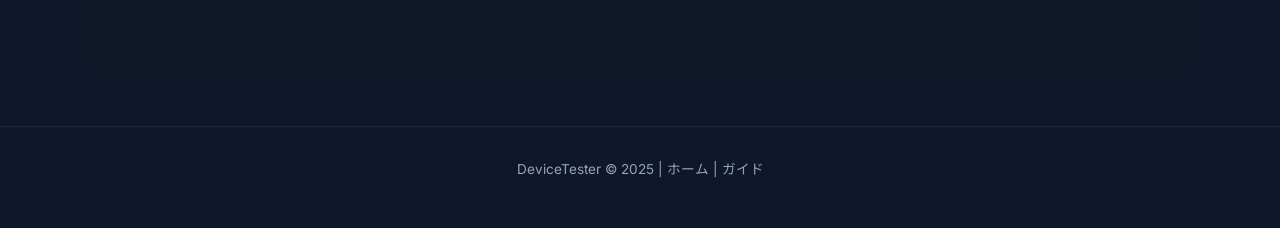
<file: Pictures/tools/keyboardtest/guides/mouse-dpi-polling-rate.html>
<!DOCTYPE html>
<html lang="ja">

<head>
  <meta charset="UTF-8">
  <meta name="viewport" content="width=device-width, initial-scale=1.0">
  <title>マウスのDPI・ポーリングレート完全ガイド | DeviceTester</title>
  <meta name="description"
    content="マウスのDPI設定とポーリングレートの違いを完全解説。ゲーミングマウスの選び方から最適な設定値まで、実際の測定方法を含めて紹介します。">
  <link rel="canonical" href="https://xn--nckya1bjc7izjb.com/guides/mouse-dpi-polling-rate.html">
  <meta name="theme-color" content="#0f172a">
  <link rel="icon" type="image/svg+xml" href="../favicon.svg">
  <link rel="apple-touch-icon" href="../apple-touch-icon.png">
  <link rel="preconnect" href="https://fonts.googleapis.com">
  <link rel="preconnect" href="https://fonts.gstatic.com" crossorigin>
  <link rel="stylesheet"
    href="https://fonts.googleapis.com/css2?family=Inter:wght@400;500;600;700&family=Lexend:wght@400;500;600;700&family=Noto+Sans+JP:wght@400;500;700&display=swap">
  <link rel="stylesheet" href="../styles.css">

  <!-- Open Graph -->
  <meta property="og:title" content="マウスのDPI・ポーリングレート完全ガイド">
  <meta property="og:description" content="マウスの応答速度を決める要因。DPI、ポーリングレート、加速度の理解と最適な設定を学ぶ。">
  <meta property="og:type" content="article">
  <meta property="og:url" content="https://xn--nckya1bjc7izjb.com/guides/mouse-dpi-polling-rate.html">
  <meta property="og:site_name" content="DeviceTester">
  <meta property="og:locale" content="ja_JP">
  <meta property="og:image" content="https://xn--nckya1bjc7izjb.com/og-image.png">

  <!-- Twitter Card -->
  <meta name="twitter:card" content="summary_large_image">
  <meta name="twitter:title" content="マウスのDPI・ポーリングレート完全ガイド">
  <meta name="twitter:description" content="マウスの応答速度を決める要因。DPI、ポーリングレート、加速度の理解と最適な設定。">
  <meta name="twitter:image" content="https://xn--nckya1bjc7izjb.com/og-image.png">

  <!-- Structured Data -->
  <script type="application/ld+json">
    {
      "@context": "https://schema.org",
      "@type": "Article",
      "headline": "マウスのDPI・ポーリングレート完全ガイド",
      "description": "マウスの応答速度を決める要因。DPI、ポーリングレート、加速度の理解と最適な設定。",
      "image": "https://xn--nckya1bjc7izjb.com/og-image.png",
      "datePublished": "2025-07-13",
      "inLanguage": "ja",
      "isPartOf": {"@type": "WebSite", "url": "https://xn--nckya1bjc7izjb.com/"},
      "author": {"@type": "Organization", "name": "DeviceTester"}
    }
  </script>

  <script type="application/ld+json">
    {
      "@context": "https://schema.org",
      "@type": "FAQPage",
      "mainEntity": [
        {
          "@type": "Question",
          "name": "DPIとは何ですか？",
          "acceptedAnswer": {
            "@type": "Answer",
            "text": "DPI（Dots Per Inch）はマウスの感度を表す単位。マウスを1インチ動かしたときに、マウスポインタが画面上でどれだけ動くかを示します。DPIが高いほど感度が高くなり、少ない動きで大きくポインタが移動します。"
          }
        },
        {
          "@type": "Question",
          "name": "ポーリングレートはDPIと何が違いますか？",
          "acceptedAnswer": {
            "@type": "Answer",
            "text": "ポーリングレートはマウスがコンピュータにその位置を報告する頻度（Hz）。DIPは感度、ポーリングレートは応答速度です。125Hz、250Hz、500Hz、1000Hzが一般的です。ポーリングレートが高いほど、カーソル反応が敏感になります。"
          }
        },
        {
          "@type": "Question",
          "name": "ゲーミングに最適なDPI設定は？",
          "acceptedAnswer": {
            "@type": "Answer",
            "text": "ゲーム・プレイスタイルにより異なります。FPS系：400-800DPI、MOBA系：800-1600DPI、クリック系：1600-3200DPI。低いDPIは精密操作に、高いDPIは素早い反応に向いています。自分に合った値を見つけることが重要です。"
          }
        },
        {
          "@type": "Question",
          "name": "ポーリングレート1000Hzは必要ですか？",
          "acceptedAnswer": {
            "@type": "Answer",
            "text": "競技的なゲーミングではメリットがありますが、日常使用なら500Hzで十分です。1000HzはUSB消費電力が増加し、遅延がわずかに減少（1ms）します。マウスパッドやマウスとの相性も重要です。"
          }
        }
      ]
    }
  </script>

  <script type="application/ld+json">
    {
      "@context": "https://schema.org",
      "@type": "BreadcrumbList",
      "itemListElement": [
        {"@type": "ListItem", "position": 1, "name": "ホーム", "item": "https://xn--nckya1bjc7izjb.com/"},
        {"@type": "ListItem", "position": 2, "name": "マウステスト", "item": "https://xn--nckya1bjc7izjb.com/mouse-test.html"},
        {"@type": "ListItem", "position": 3, "name": "DPI・ポーリングレートガイド"}
      ]
    }
  </script>
</head>

<body>
  <header>
    <a href="../index.html" class="brand"><span>Device</span>Tester</a>
    <nav>
      <a href="../index.html">ホーム</a>
      <a href="../keyboard-test.html">キーボード</a>
      <a href="../mouse-test.html">マウス</a>
      <a href="../mic-test.html">マイク</a>
      <a href="../speaker-test.html">スピーカー</a>
      <a href="../speed-test.html">速度テスト</a>
    </nav>
  </header>

  <main>
    <article class="seo-section">
      <div class="seo-content">
        <h1>マウスのDPI・ポーリングレート完全ガイド</h1>
        <p>マウスの応答速度と精度を決める2つの重要な要素「DPI」と「ポーリングレート」について、完全に解説します。ゲーミングからビジネス用途まで、最適な設定方法を学びましょう。</p>

        <h2>DPI（感度）とは</h2>
        <p>DPI（Dots Per Inch）は、マウスの感度を表す最重要パラメータです。</p>
        <ul>
          <li><strong>定義</strong>: マウスを1インチ（2.54cm）動かしたとき、マウスポインタが画面上で移動する距離（ドット数）</li>
          <li><strong>標準値</strong>: 400～3200DPI（ゲーミングマウスは最大16000DPI以上も）</li>
          <li><strong>低DPI</strong>: 精密操作に向く（CAD、画像編集、FPS）</li>
          <li><strong>高DPI</strong>: 大きな画面操作に向く（4K、複数モニタ）</li>
        </ul>

        <h2>ポーリングレート（応答速度）とは</h2>
        <p>ポーリングレートは、マウスがコンピュータにその位置を報告する頻度を示します。</p>
        <ul>
          <li><strong>単位</strong>: Hz（ヘルツ）。1秒間の報告回数</li>
          <li><strong>一般的な値</strong>:
            <ul>
              <li>125Hz = 8msごとに報告（古いマウス）</li>
              <li>250Hz = 4msごとに報告（標準）</li>
              <li>500Hz = 2msごとに報告（ゲーミング）</li>
              <li>1000Hz = 1msごとに報告（高性能）</li>
            </ul>
          </li>
          <li><strong>影響</strong>: ポーリングレートが高いほど、入力遅延が減少します</li>
        </ul>

        <h2>DPIとポーリングレートの違い</h2>
        <table style="width: 100%; border-collapse: collapse; margin: 1.5rem 0;">
          <tr style="background: rgba(51, 65, 85, 0.4);">
            <th style="padding: 0.75rem; text-align: left; border: 1px solid rgba(51, 65, 85, 0.6);">要素</th>
            <th style="padding: 0.75rem; text-align: left; border: 1px solid rgba(51, 65, 85, 0.6);">DPI</th>
            <th style="padding: 0.75rem; text-align: left; border: 1px solid rgba(51, 65, 85, 0.6);">ポーリングレート</th>
          </tr>
          <tr>
            <td style="padding: 0.75rem; border: 1px solid rgba(51, 65, 85, 0.6);"><strong>意味</strong></td>
            <td style="padding: 0.75rem; border: 1px solid rgba(51, 65, 85, 0.6);">マウスの感度</td>
            <td style="padding: 0.75rem; border: 1px solid rgba(51, 65, 85, 0.6);">応答速度</td>
          </tr>
          <tr style="background: rgba(59, 130, 246, 0.1);">
            <td style="padding: 0.75rem; border: 1px solid rgba(51, 65, 85, 0.6);"><strong>影響範囲</strong></td>
            <td style="padding: 0.75rem; border: 1px solid rgba(51, 65, 85, 0.6);">カーソルの移動距離</td>
            <td style="padding: 0.75rem; border: 1px solid rgba(51, 65, 85, 0.6);">カーソルの反応速度</td>
          </tr>
          <tr>
            <td style="padding: 0.75rem; border: 1px solid rgba(51, 65, 85, 0.6);"><strong>単位</strong></td>
            <td style="padding: 0.75rem; border: 1px solid rgba(51, 65, 85, 0.6);">dots per inch</td>
            <td style="padding: 0.75rem; border: 1px solid rgba(51, 65, 85, 0.6);">Hz（回数/秒）</td>
          </tr>
        </table>

        <h2>用途別の最適なDPI設定</h2>
        <ul>
          <li><strong>FPS（Counter-Strike等）</strong>: 400～800DPI
            <ul>
              <li>精密なヘッドショットが重要</li>
              <li>低DPIで大きくマウスを動かすことで微調整が容易</li>
            </ul>
          </li>
          <li><strong>MOBA（League of Legends等）</strong>: 800～1600DPI
            <ul>
              <li>カメラ操作と精密選択のバランス</li>
              <li>ユーザーの好みで分かれる</li>
            </ul>
          </li>
          <li><strong>クリック系ゲーム</strong>: 1600～3200DPI
            <ul>
              <li>大きな画面操作が多い</li>
              <li>素早い反応が求められる</li>
            </ul>
          </li>
          <li><strong>ビジネス用途</strong>: 800～1600DPI
            <ul>
              <li>複数ウィンドウ操作のバランス</li>
              <li>快適さが最優先</li>
            </ul>
          </li>
        </ul>

        <h2>ポーリングレート選択ガイド</h2>
        <ul>
          <li><strong>125Hz</strong>: 古いマウスやワイヤレスマウス（バッテリー節約）</li>
          <li><strong>250Hz</strong>: 日常用途、事務作業、ウェブ閲覧</li>
          <li><strong>500Hz</strong>: ゲーミング、画像編集、高感度な作業</li>
          <li><strong>1000Hz</strong>: 競技ゲーミング、FPS、高い要求精度</li>
        </ul>

        <h2>マウスとマウスパッドの相性</h2>
        <p>DPI設定だけでなく、マウスとマウスパッドの相性も重要です：</p>
        <ul>
          <li><strong>光学センサー</strong>: ほとんどの表面で動作（最も一般的）</li>
          <li><strong>レーザーセンサー</strong>: より高感度、ガラス面や光沢面でも使用可能</li>
          <li><strong>マウスパッド</strong>: 布素材は追従性、プラスチックは低摩擦</li>
          <li><strong>環境</strong>: 照明、デスク色、パッドの色がセンサー性能に影響</li>
        </ul>

        <h2>マウス加速度の理解</h2>
        <p>ほとんどのゲーマーは「マウス加速度OFF」を推奨します：</p>
        <ul>
          <li><strong>加速度あり</strong>: マウスを速く動かすと、ポインタが指数的に速く動く</li>
          <li><strong>加速度なし</strong>: マウス移動距離に対して、ポインタが一定の比率で動く</li>
          <li><strong>ゲーミング</strong>: 加速度OFFで一貫性のある操作ができる</li>
          <li><strong>ビジネス</strong>: 加速度ONの方が使いやすい場合が多い</li>
        </ul>

        <h2>DeviceTesterでのマウスポーリングレート測定</h2>
        <p>当サイトのマウステストツールでリアルタイムにポーリングレートを測定できます：</p>
        <ul>
          <li>左クリック、右クリック、ホイールスクロール検出</li>
          <li>実際のポーリングレート（Hz）表示</li>
          <li>クリック数カウント</li>
          <li>タイミングの正確性確認</li>
        </ul>
        <p><a href="../mouse-test.html" style="color: var(--primary); text-decoration: none;">マウステストツールを試す</a></p>

        <h2>まとめ</h2>
        <p>マウスの最適設定は用途と個人差によって異なります：</p>
        <ul>
          <li><strong>DPI</strong>: 得意な操作スタイルに合わせて選択（低DPI＝精密、高DPI＝大型操作）</li>
          <li><strong>ポーリングレート</strong>: 競技的でなければ250～500Hzで十分</li>
          <li><strong>テスト</strong>: 当サイトのマウステストで実際に確認できます</li>
          <li><strong>試行錯誤</strong>: 快適さと反応速度のバランスを自分で見つけることが重要</li>
        </ul>

        <p style="margin-top: 2rem; padding-top: 1.5rem; border-top: 1px solid rgba(51, 65, 85, 0.6); color: var(--text-muted); font-size: 0.9rem;">
          関連ガイド: <a href="keyboard-ghosting.html">キーボードゴースティング</a>
        </p>
      </div>
    </article>
  </main>

  <footer style="padding: 2rem 1rem; text-align: center; color: var(--text-muted); font-size: 0.85rem; border-top: 1px solid rgba(51, 65, 85, 0.4);">
    <p style="margin-bottom: 1rem;">DeviceTester © 2025 | <a href="../index.html" style="color: var(--text-muted); text-decoration: none;">ホーム</a> | <a href="keyboard-ghosting.html" style="color: var(--text-muted); text-decoration: none;">ガイド</a></p>
  </footer>
</body>

</html>
</file>
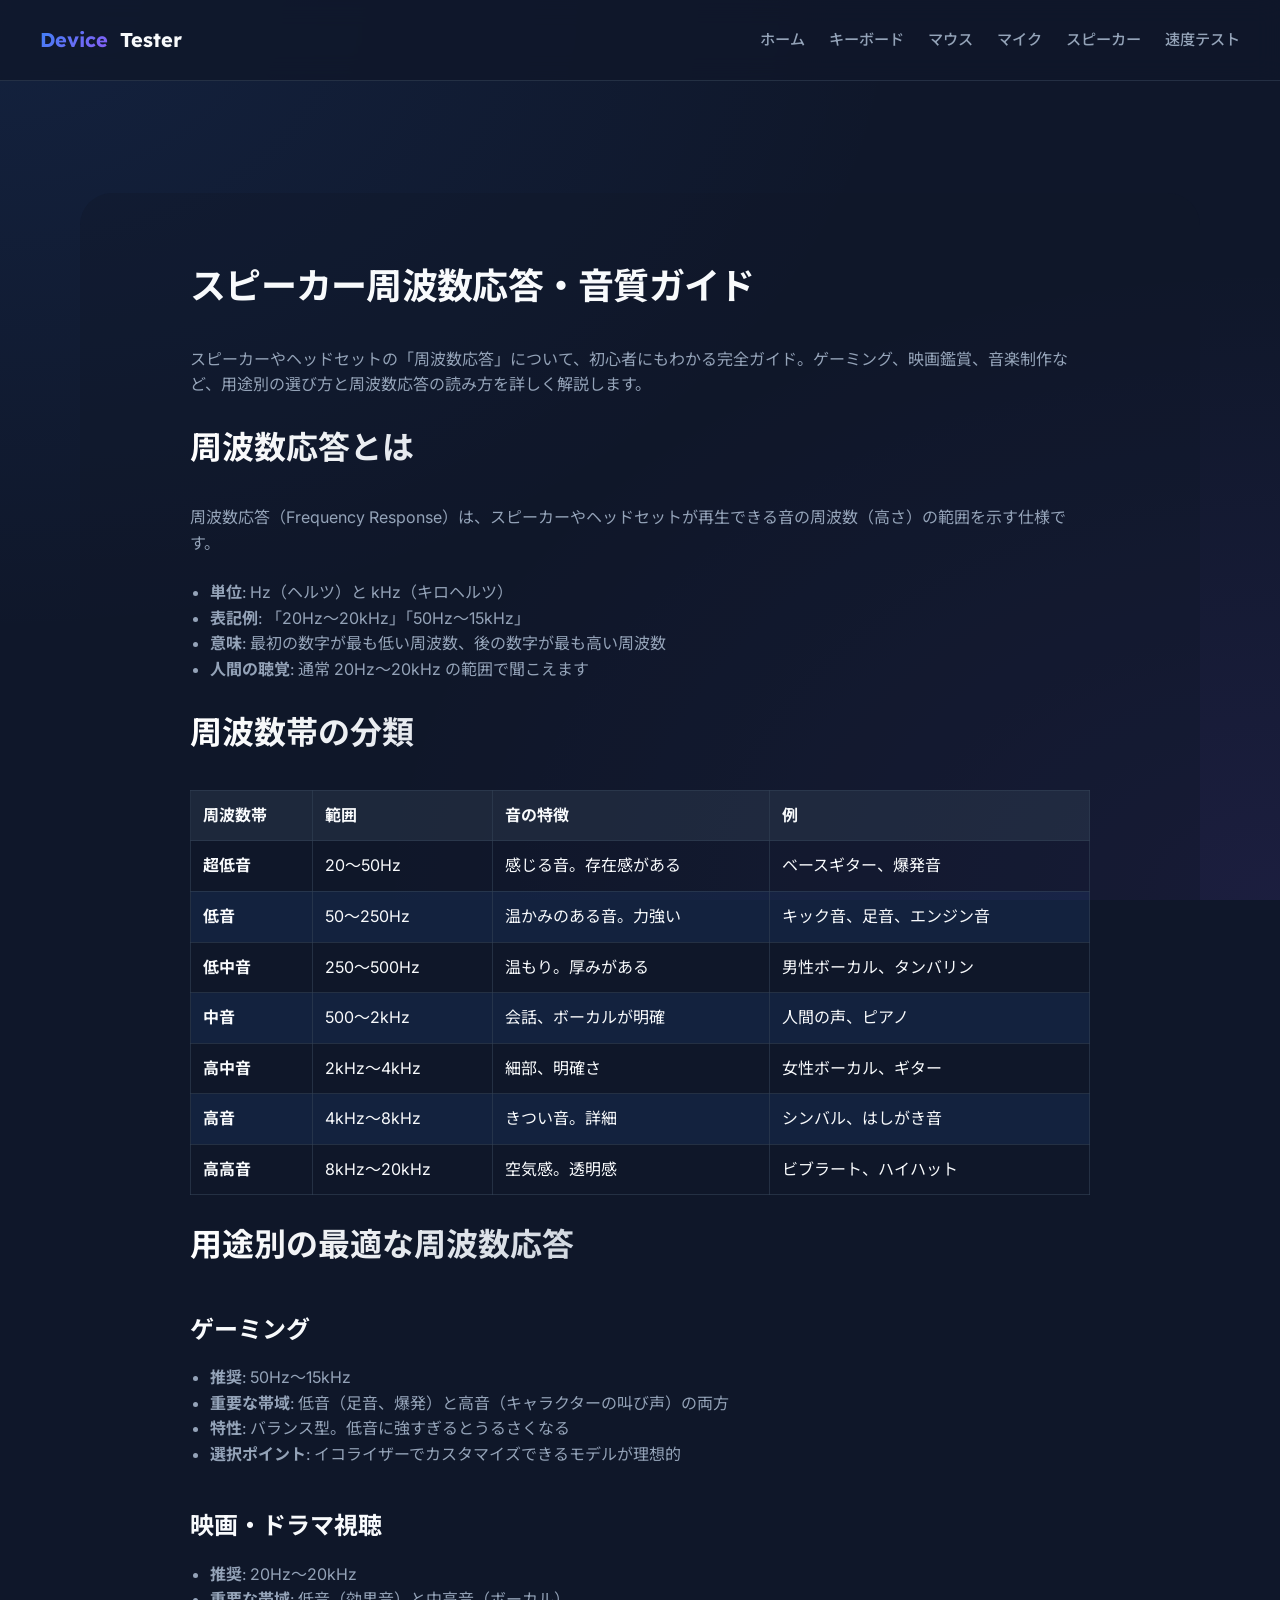
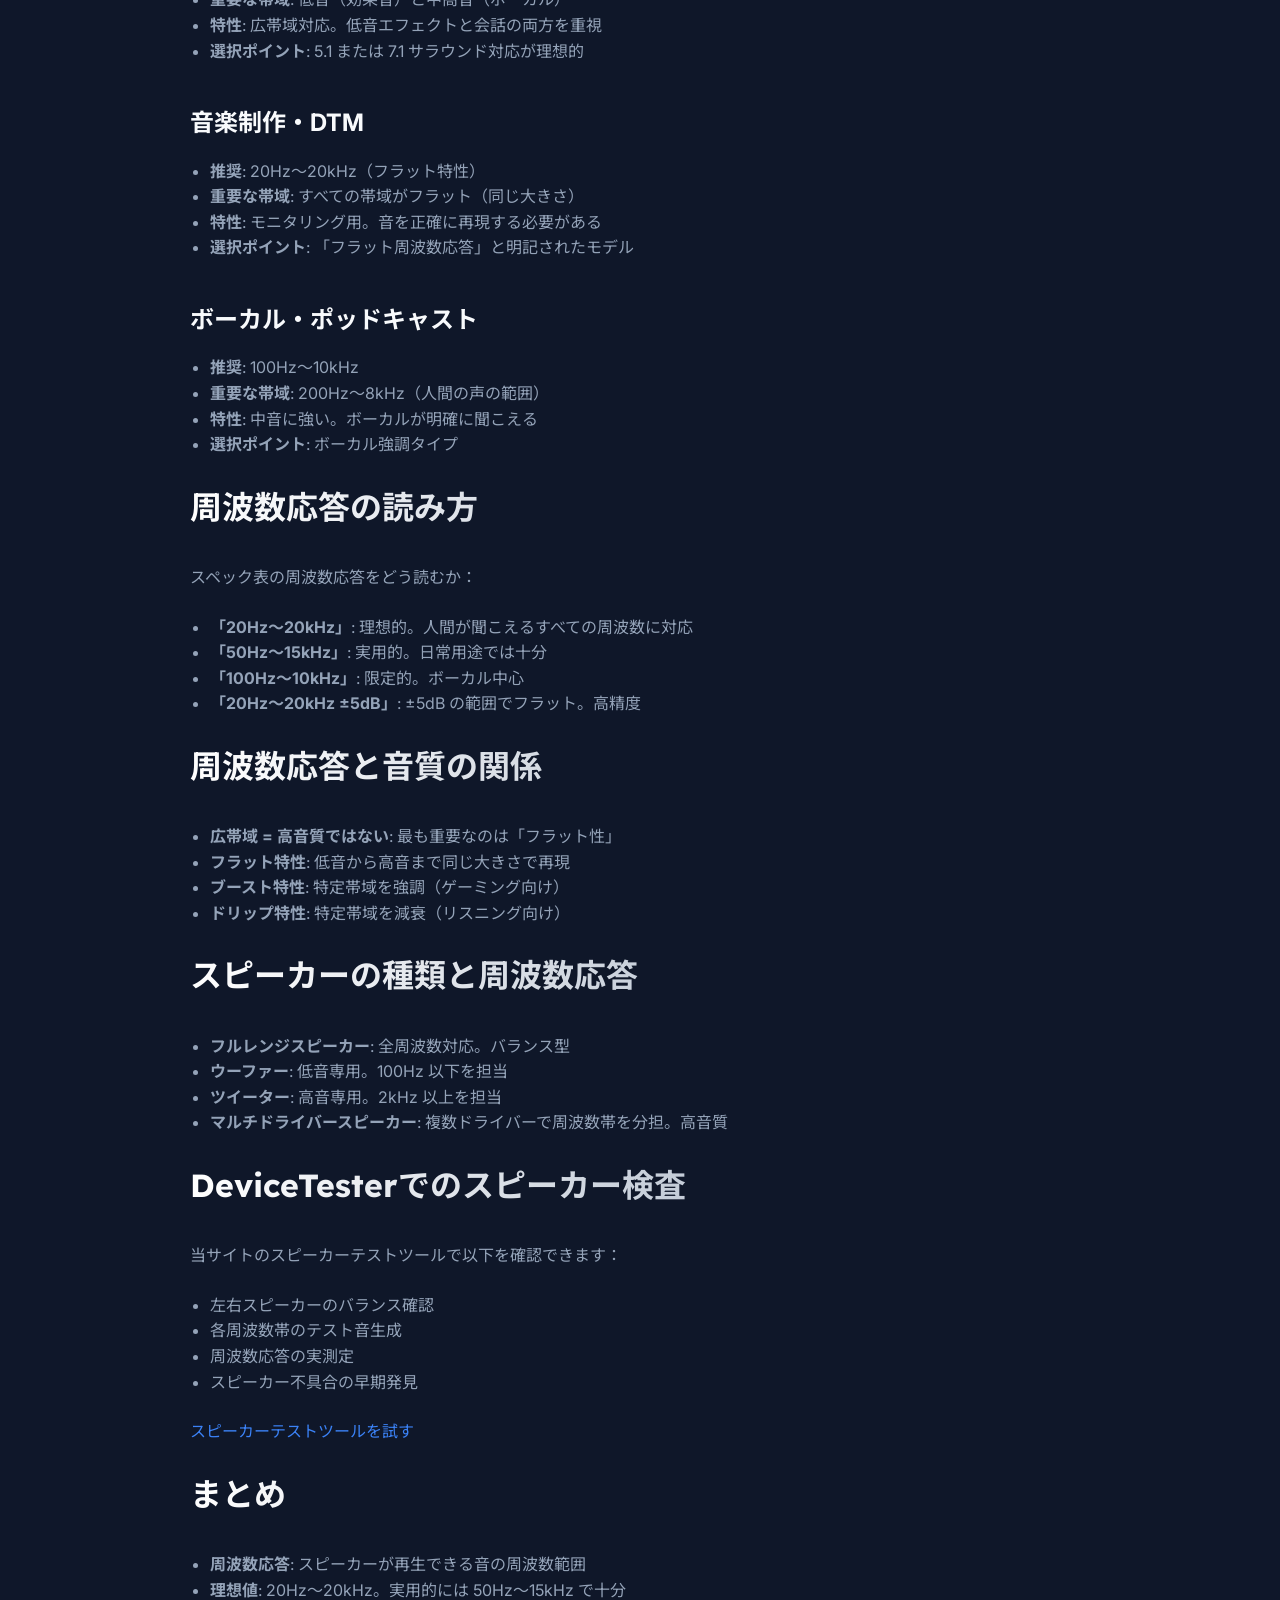
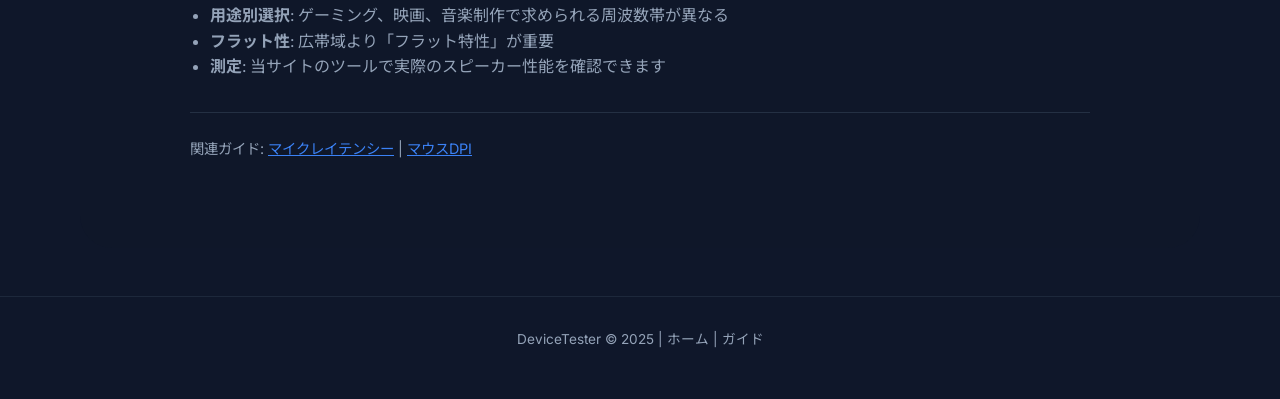
<file: Pictures/tools/keyboardtest/guides/speaker-frequency-response.html>
<!DOCTYPE html>
<html lang="ja">

<head>
  <meta charset="UTF-8">
  <meta name="viewport" content="width=device-width, initial-scale=1.0">
  <title>スピーカー周波数応答・音質ガイド | DeviceTester</title>
  <meta name="description"
    content="スピーカーの周波数応答、帯域幅、音質について完全解説。ゲーミングスピーカー・ヘッドセット選びから、周波数範囲の理解まで。測定方法も紹介。">
  <link rel="canonical" href="https://xn--nckya1bjc7izjb.com/guides/speaker-frequency-response.html">
  <meta name="theme-color" content="#0f172a">
  <link rel="icon" type="image/svg+xml" href="../favicon.svg">
  <link rel="apple-touch-icon" href="../apple-touch-icon.png">
  <link rel="preconnect" href="https://fonts.googleapis.com">
  <link rel="preconnect" href="https://fonts.gstatic.com" crossorigin>
  <link rel="stylesheet"
    href="https://fonts.googleapis.com/css2?family=Inter:wght@400;500;600;700&family=Lexend:wght@400;500;600;700&family=Noto+Sans+JP:wght@400;500;700&display=swap">
  <link rel="stylesheet" href="../styles.css">

  <!-- Open Graph -->
  <meta property="og:title" content="スピーカー周波数応答・音質ガイド">
  <meta property="og:description" content="スピーカーの周波数応答と音質。ヘッドセット・ゲーミングスピーカー選びの完全ガイド。">
  <meta property="og:type" content="article">
  <meta property="og:url" content="https://xn--nckya1bjc7izjb.com/guides/speaker-frequency-response.html">
  <meta property="og:site_name" content="DeviceTester">
  <meta property="og:locale" content="ja_JP">
  <meta property="og:image" content="https://xn--nckya1bjc7izjb.com/og-image.png">

  <!-- Twitter Card -->
  <meta name="twitter:card" content="summary_large_image">
  <meta name="twitter:title" content="スピーカー周波数応答・音質ガイド">
  <meta name="twitter:description" content="スピーカー周波数応答を理解する。ヘッドセット・スピーカー選びの方法。">
  <meta name="twitter:image" content="https://xn--nckya1bjc7izjb.com/og-image.png">

  <!-- Structured Data -->
  <script type="application/ld+json">
    {
      "@context": "https://schema.org",
      "@type": "Article",
      "headline": "スピーカー周波数応答・音質ガイド",
      "description": "スピーカー周波数応答について完全解説。ヘッドセット・スピーカー選び。",
      "image": "https://xn--nckya1bjc7izjb.com/og-image.png",
      "datePublished": "2025-07-13",
      "inLanguage": "ja",
      "isPartOf": {"@type": "WebSite", "url": "https://xn--nckya1bjc7izjb.com/"},
      "author": {"@type": "Organization", "name": "DeviceTester"}
    }
  </script>

  <script type="application/ld+json">
    {
      "@context": "https://schema.org",
      "@type": "FAQPage",
      "mainEntity": [
        {
          "@type": "Question",
          "name": "周波数応答とはなんですか？",
          "acceptedAnswer": {
            "@type": "Answer",
            "text": "スピーカーが再生できる周波数（音の高さ）の範囲を示す仕様です。例えば「20Hz～20kHz」は、低い音から高い音まで幅広く再生できることを意味します。人間が聞こえる周波数は通常 20Hz～20kHz とされています。"
          }
        },
        {
          "@type": "Question",
          "name": "Hz と kHz の違いは？",
          "acceptedAnswer": {
            "@type": "Answer",
            "text": "Hz（ヘルツ）は周波数の単位。1秒間の振動回数を示します。kHz は 1000Hz を示します。低い音（ベース）は 20～200Hz、中間音（ボーカル）は 200～2000Hz、高い音（ツイーター）は 2000～20000Hz です。"
          }
        },
        {
          "@type": "Question",
          "name": "ゲーミングに最適なスピーカーの周波数応答は？",
          "acceptedAnswer": {
            "@type": "Answer",
            "text": "理想は 20Hz～20kHz の全周波数対応ですが、実効的には 50Hz～15kHz で十分です。ゲーミングでは、足音などの低音と、叫び声などの高音の両方が大切。バランス型のスピーカーが推奨されます。"
          }
        }
      ]
    }
  </script>
</head>

<body>
  <header>
    <a href="../index.html" class="brand"><span>Device</span>Tester</a>
    <nav>
      <a href="../index.html">ホーム</a>
      <a href="../keyboard-test.html">キーボード</a>
      <a href="../mouse-test.html">マウス</a>
      <a href="../mic-test.html">マイク</a>
      <a href="../speaker-test.html">スピーカー</a>
      <a href="../speed-test.html">速度テスト</a>
    </nav>
  </header>

  <main>
    <article class="seo-section">
      <div class="seo-content">
        <h1>スピーカー周波数応答・音質ガイド</h1>
        <p>スピーカーやヘッドセットの「周波数応答」について、初心者にもわかる完全ガイド。ゲーミング、映画鑑賞、音楽制作など、用途別の選び方と周波数応答の読み方を詳しく解説します。</p>

        <h2>周波数応答とは</h2>
        <p>周波数応答（Frequency Response）は、スピーカーやヘッドセットが再生できる音の周波数（高さ）の範囲を示す仕様です。</p>
        <ul>
          <li><strong>単位</strong>: Hz（ヘルツ）と kHz（キロヘルツ）</li>
          <li><strong>表記例</strong>: 「20Hz～20kHz」「50Hz～15kHz」</li>
          <li><strong>意味</strong>: 最初の数字が最も低い周波数、後の数字が最も高い周波数</li>
          <li><strong>人間の聴覚</strong>: 通常 20Hz～20kHz の範囲で聞こえます</li>
        </ul>

        <h2>周波数帯の分類</h2>
        <table style="width: 100%; border-collapse: collapse; margin: 1.5rem 0;">
          <tr style="background: rgba(51, 65, 85, 0.4);">
            <th style="padding: 0.75rem; text-align: left; border: 1px solid rgba(51, 65, 85, 0.6);">周波数帯</th>
            <th style="padding: 0.75rem; text-align: left; border: 1px solid rgba(51, 65, 85, 0.6);">範囲</th>
            <th style="padding: 0.75rem; text-align: left; border: 1px solid rgba(51, 65, 85, 0.6);">音の特徴</th>
            <th style="padding: 0.75rem; text-align: left; border: 1px solid rgba(51, 65, 85, 0.6);">例</th>
          </tr>
          <tr>
            <td style="padding: 0.75rem; border: 1px solid rgba(51, 65, 85, 0.6);"><strong>超低音</strong></td>
            <td style="padding: 0.75rem; border: 1px solid rgba(51, 65, 85, 0.6);">20～50Hz</td>
            <td style="padding: 0.75rem; border: 1px solid rgba(51, 65, 85, 0.6);">感じる音。存在感がある</td>
            <td style="padding: 0.75rem; border: 1px solid rgba(51, 65, 85, 0.6);">ベースギター、爆発音</td>
          </tr>
          <tr style="background: rgba(59, 130, 246, 0.1);">
            <td style="padding: 0.75rem; border: 1px solid rgba(51, 65, 85, 0.6);"><strong>低音</strong></td>
            <td style="padding: 0.75rem; border: 1px solid rgba(51, 65, 85, 0.6);">50～250Hz</td>
            <td style="padding: 0.75rem; border: 1px solid rgba(51, 65, 85, 0.6);">温かみのある音。力強い</td>
            <td style="padding: 0.75rem; border: 1px solid rgba(51, 65, 85, 0.6);">キック音、足音、エンジン音</td>
          </tr>
          <tr>
            <td style="padding: 0.75rem; border: 1px solid rgba(51, 65, 85, 0.6);"><strong>低中音</strong></td>
            <td style="padding: 0.75rem; border: 1px solid rgba(51, 65, 85, 0.6);">250～500Hz</td>
            <td style="padding: 0.75rem; border: 1px solid rgba(51, 65, 85, 0.6);">温もり。厚みがある</td>
            <td style="padding: 0.75rem; border: 1px solid rgba(51, 65, 85, 0.6);">男性ボーカル、タンバリン</td>
          </tr>
          <tr style="background: rgba(59, 130, 246, 0.1);">
            <td style="padding: 0.75rem; border: 1px solid rgba(51, 65, 85, 0.6);"><strong>中音</strong></td>
            <td style="padding: 0.75rem; border: 1px solid rgba(51, 65, 85, 0.6);">500～2kHz</td>
            <td style="padding: 0.75rem; border: 1px solid rgba(51, 65, 85, 0.6);">会話、ボーカルが明確</td>
            <td style="padding: 0.75rem; border: 1px solid rgba(51, 65, 85, 0.6);">人間の声、ピアノ</td>
          </tr>
          <tr>
            <td style="padding: 0.75rem; border: 1px solid rgba(51, 65, 85, 0.6);"><strong>高中音</strong></td>
            <td style="padding: 0.75rem; border: 1px solid rgba(51, 65, 85, 0.6);">2kHz～4kHz</td>
            <td style="padding: 0.75rem; border: 1px solid rgba(51, 65, 85, 0.6);">細部、明確さ</td>
            <td style="padding: 0.75rem; border: 1px solid rgba(51, 65, 85, 0.6);">女性ボーカル、ギター</td>
          </tr>
          <tr style="background: rgba(59, 130, 246, 0.1);">
            <td style="padding: 0.75rem; border: 1px solid rgba(51, 65, 85, 0.6);"><strong>高音</strong></td>
            <td style="padding: 0.75rem; border: 1px solid rgba(51, 65, 85, 0.6);">4kHz～8kHz</td>
            <td style="padding: 0.75rem; border: 1px solid rgba(51, 65, 85, 0.6);">きつい音。詳細</td>
            <td style="padding: 0.75rem; border: 1px solid rgba(51, 65, 85, 0.6);">シンバル、はしがき音</td>
          </tr>
          <tr>
            <td style="padding: 0.75rem; border: 1px solid rgba(51, 65, 85, 0.6);"><strong>高高音</strong></td>
            <td style="padding: 0.75rem; border: 1px solid rgba(51, 65, 85, 0.6);">8kHz～20kHz</td>
            <td style="padding: 0.75rem; border: 1px solid rgba(51, 65, 85, 0.6);">空気感。透明感</td>
            <td style="padding: 0.75rem; border: 1px solid rgba(51, 65, 85, 0.6);">ビブラート、ハイハット</td>
          </tr>
        </table>

        <h2>用途別の最適な周波数応答</h2>
        <h3>ゲーミング</h3>
        <ul>
          <li><strong>推奨</strong>: 50Hz～15kHz</li>
          <li><strong>重要な帯域</strong>: 低音（足音、爆発）と高音（キャラクターの叫び声）の両方</li>
          <li><strong>特性</strong>: バランス型。低音に強すぎるとうるさくなる</li>
          <li><strong>選択ポイント</strong>: イコライザーでカスタマイズできるモデルが理想的</li>
        </ul>

        <h3>映画・ドラマ視聴</h3>
        <ul>
          <li><strong>推奨</strong>: 20Hz～20kHz</li>
          <li><strong>重要な帯域</strong>: 低音（効果音）と中高音（ボーカル）</li>
          <li><strong>特性</strong>: 広帯域対応。低音エフェクトと会話の両方を重視</li>
          <li><strong>選択ポイント</strong>: 5.1 または 7.1 サラウンド対応が理想的</li>
        </ul>

        <h3>音楽制作・DTM</h3>
        <ul>
          <li><strong>推奨</strong>: 20Hz～20kHz（フラット特性）</li>
          <li><strong>重要な帯域</strong>: すべての帯域がフラット（同じ大きさ）</li>
          <li><strong>特性</strong>: モニタリング用。音を正確に再現する必要がある</li>
          <li><strong>選択ポイント</strong>: 「フラット周波数応答」と明記されたモデル</li>
        </ul>

        <h3>ボーカル・ポッドキャスト</h3>
        <ul>
          <li><strong>推奨</strong>: 100Hz～10kHz</li>
          <li><strong>重要な帯域</strong>: 200Hz～8kHz（人間の声の範囲）</li>
          <li><strong>特性</strong>: 中音に強い。ボーカルが明確に聞こえる</li>
          <li><strong>選択ポイント</strong>: ボーカル強調タイプ</li>
        </ul>

        <h2>周波数応答の読み方</h2>
        <p>スペック表の周波数応答をどう読むか：</p>
        <ul>
          <li><strong>「20Hz～20kHz」</strong>: 理想的。人間が聞こえるすべての周波数に対応</li>
          <li><strong>「50Hz～15kHz」</strong>: 実用的。日常用途では十分</li>
          <li><strong>「100Hz～10kHz」</strong>: 限定的。ボーカル中心</li>
          <li><strong>「20Hz～20kHz ±5dB」</strong>: ±5dB の範囲でフラット。高精度</li>
        </ul>

        <h2>周波数応答と音質の関係</h2>
        <ul>
          <li><strong>広帯域 = 高音質ではない</strong>: 最も重要なのは「フラット性」</li>
          <li><strong>フラット特性</strong>: 低音から高音まで同じ大きさで再現</li>
          <li><strong>ブースト特性</strong>: 特定帯域を強調（ゲーミング向け）</li>
          <li><strong>ドリップ特性</strong>: 特定帯域を減衰（リスニング向け）</li>
        </ul>

        <h2>スピーカーの種類と周波数応答</h2>
        <ul>
          <li><strong>フルレンジスピーカー</strong>: 全周波数対応。バランス型</li>
          <li><strong>ウーファー</strong>: 低音専用。100Hz 以下を担当</li>
          <li><strong>ツイーター</strong>: 高音専用。2kHz 以上を担当</li>
          <li><strong>マルチドライバースピーカー</strong>: 複数ドライバーで周波数帯を分担。高音質</li>
        </ul>

        <h2>DeviceTesterでのスピーカー検査</h2>
        <p>当サイトのスピーカーテストツールで以下を確認できます：</p>
        <ul>
          <li>左右スピーカーのバランス確認</li>
          <li>各周波数帯のテスト音生成</li>
          <li>周波数応答の実測定</li>
          <li>スピーカー不具合の早期発見</li>
        </ul>
        <p><a href="../speaker-test.html" style="color: var(--primary); text-decoration: none;">スピーカーテストツールを試す</a></p>

        <h2>まとめ</h2>
        <ul>
          <li><strong>周波数応答</strong>: スピーカーが再生できる音の周波数範囲</li>
          <li><strong>理想値</strong>: 20Hz～20kHz。実用的には 50Hz～15kHz で十分</li>
          <li><strong>用途別選択</strong>: ゲーミング、映画、音楽制作で求められる周波数帯が異なる</li>
          <li><strong>フラット性</strong>: 広帯域より「フラット特性」が重要</li>
          <li><strong>測定</strong>: 当サイトのツールで実際のスピーカー性能を確認できます</li>
        </ul>

        <p style="margin-top: 2rem; padding-top: 1.5rem; border-top: 1px solid rgba(51, 65, 85, 0.6); color: var(--text-muted); font-size: 0.9rem;">
          関連ガイド: <a href="microphone-latency.html">マイクレイテンシー</a> | <a href="mouse-dpi-polling-rate.html">マウスDPI</a>
        </p>
      </div>
    </article>
  </main>

  <footer style="padding: 2rem 1rem; text-align: center; color: var(--text-muted); font-size: 0.85rem; border-top: 1px solid rgba(51, 65, 85, 0.4);">
    <p style="margin-bottom: 1rem;">DeviceTester © 2025 | <a href="../index.html" style="color: var(--text-muted); text-decoration: none;">ホーム</a> | <a href="keyboard-ghosting.html" style="color: var(--text-muted); text-decoration: none;">ガイド</a></p>
  </footer>
</body>

</html>
</file>
<file: Pictures/tools/keyboardtest/styles.css>
:root {
  --primary: #3b82f6;
  --primary-glow: rgba(59, 130, 246, 0.4);
  --secondary: #8b5cf6;
  --accent: #10b981;
  --danger: #ef4444;
  --warning: #f59e0b;

  --bg-color: #0f172a;
  --card-bg: rgba(30, 41, 59, 0.8);
  --card-border: rgba(51, 65, 85, 0.6);
  --text-main: #f8fafc;
  --text-muted: #94a3b8;

  --glass-blur: blur(12px);
  --shadow-lg: 0 20px 25px -5px rgba(0, 0, 0, 0.4);
}

* {
  box-sizing: border-box;
  margin: 0;
  padding: 0;
}

body {
  font-family: 'Inter', 'Noto Sans JP', "Hiragino Kaku Gothic ProN", "Meiryo", sans-serif;
  background-color: var(--bg-color);
  background-image:
    radial-gradient(at 0% 0%, rgba(59, 130, 246, 0.1) 0px, transparent 50%),
    radial-gradient(at 100% 100%, rgba(139, 92, 246, 0.1) 0px, transparent 50%);
  background-attachment: fixed;
  color: var(--text-main);
  line-height: 1.6;
  min-height: 100vh;
  display: flex;
  flex-direction: column;
}

a:focus-visible,
button:focus-visible,
input:focus-visible {
  outline: 2px solid var(--primary);
  outline-offset: 2px;
}

header {
  padding: 1.25rem 2rem;
  background: rgba(15, 23, 42, 0.8);
  backdrop-filter: var(--glass-blur);
  -webkit-backdrop-filter: var(--glass-blur);
  border-bottom: 1px solid var(--card-border);
  display: flex;
  justify-content: space-between;
  align-items: center;
  flex-wrap: wrap;
  gap: 0.75rem 1.5rem;
  position: sticky;
  top: 0;
  z-index: 1000;
}

.brand {
  display: flex;
  align-items: center;
  gap: 0.75rem;
  text-decoration: none;
  font-family: 'Lexend', sans-serif;
  font-weight: 700;
  font-size: 1.25rem;
  color: var(--text-main);
}

.brand span {
  background: linear-gradient(135deg, var(--primary), var(--secondary));
  -webkit-background-clip: text;
  background-clip: text;
  -webkit-text-fill-color: transparent;
}

nav {
  display: flex;
  flex-wrap: wrap;
  gap: 0.5rem 1.5rem;
}

nav a {
  text-decoration: none;
  color: var(--text-muted);
  font-weight: 500;
  transition: all 0.2s;
  font-size: 0.95rem;
}

nav a:hover,
nav a.active {
  color: var(--primary);
}

main {
  flex: 1;
  max-width: 1200px;
  margin: 0 auto;
  padding: 3rem 1.5rem;
  width: 100%;
}

/* Page title used on tool pages (h1) */
.page-title {
  text-align: center;
  margin-bottom: 2.5rem;
}

.page-title h1 {
  font-family: 'Lexend', 'Noto Sans JP', sans-serif;
  font-size: 2.25rem;
  letter-spacing: -0.02em;
  margin-bottom: 0.5rem;
}

.page-title p {
  color: var(--text-muted);
  max-width: 720px;
  margin: 0 auto;
}

.hero {
  text-align: center;
  margin-bottom: 4rem;
}

.hero h1 {
  font-family: 'Lexend', 'Noto Sans JP', sans-serif;
  font-size: 3rem;
  margin-bottom: 1rem;
  letter-spacing: -0.02em;
}

.hero p {
  font-size: 1.25rem;
  color: var(--text-muted);
  max-width: 800px;
  margin: 0 auto;
}

.hero-cta {
  margin-top: 2rem;
}

.hero-cta .btn {
  margin: 0.5rem;
  font-size: 1.1rem;
  padding: 1rem 2rem;
}

/* Tool Card Styles */
.tool-grid {
  display: grid;
  grid-template-columns: repeat(auto-fit, minmax(280px, 1fr));
  gap: 2rem;
  margin-bottom: 5rem;
}

.tool-card {
  background: var(--card-bg);
  border: 1px solid var(--card-border);
  border-radius: 1.5rem;
  padding: 2.5rem;
  text-align: center;
  transition: all 0.3s cubic-bezier(0.4, 0, 0.2, 1);
  text-decoration: none;
  color: inherit;
  display: flex;
  flex-direction: column;
  gap: 1.5rem;
}

.tool-card:hover {
  transform: translateY(-8px);
  border-color: var(--primary);
  box-shadow: 0 0 30px var(--primary-glow);
}

.tool-icon {
  font-size: 3rem;
}

.tool-card h3 {
  font-size: 1.5rem;
  font-family: 'Lexend', 'Noto Sans JP', sans-serif;
}

.tool-card p {
  color: var(--text-muted);
  font-size: 0.95rem;
  flex: 1;
}

.btn {
  display: inline-block;
  padding: 0.75rem 1.5rem;
  border-radius: 0.75rem;
  font-weight: 600;
  font-size: 1rem;
  font-family: inherit;
  text-decoration: none;
  transition: all 0.2s;
  cursor: pointer;
  border: none;
}

.btn-primary {
  background: var(--primary);
  color: white;
}

.btn-primary:hover {
  background: #2563eb;
  box-shadow: 0 0 15px var(--primary-glow);
}

.btn-primary:disabled {
  opacity: 0.55;
  cursor: not-allowed;
  box-shadow: none;
}

.btn-secondary {
  background: rgba(255, 255, 255, 0.08);
  color: var(--text-main);
  border: 1px solid var(--card-border);
}

.btn-secondary:hover {
  background: rgba(255, 255, 255, 0.16);
}

/* Diagnostic UI Elements */
.test-container {
  background: var(--card-bg);
  border: 1px solid var(--card-border);
  border-radius: 2rem;
  padding: 2rem;
  margin-bottom: 3rem;
  box-shadow: var(--shadow-lg);
}

.status-bar {
  display: flex;
  flex-wrap: wrap;
  gap: 1rem 2rem;
  margin-bottom: 2rem;
  padding: 1rem;
  background: rgba(0, 0, 0, 0.2);
  border-radius: 1rem;
}

.status-item {
  display: flex;
  align-items: center;
  gap: 0.5rem;
}

.status-item .label {
  color: var(--text-muted);
  font-size: 0.8rem;
  text-transform: uppercase;
  letter-spacing: 0.05em;
}

.status-item .value {
  font-weight: 700;
  font-family: 'Lexend', 'Noto Sans JP', sans-serif;
}

.status-item.push-right {
  margin-left: auto;
}

/* Generic dark inner panel */
.panel {
  background: rgba(0, 0, 0, 0.2);
  border-radius: 1.5rem;
  padding: 2rem;
}

.test-controls {
  margin-top: 3rem;
  display: flex;
  gap: 1.5rem;
  flex-wrap: wrap;
  justify-content: center;
  align-items: center;
}

.test-note {
  color: var(--text-muted);
  font-size: 0.85rem;
  text-align: center;
  margin-top: 1.5rem;
}

.error-msg {
  color: var(--danger);
  font-size: 0.9rem;
  text-align: center;
  display: none;
}

/* Speed Test Specific */
.speed-gauge-container {
  display: flex;
  flex-direction: column;
  align-items: center;
  justify-content: center;
  position: relative;
  width: 100%;
  max-width: 400px;
  margin: 0 auto;
}

.speed-gauge {
  width: 100%;
  padding-bottom: 100%;
  border-radius: 50%;
  background: conic-gradient(from 180deg, #1e293b 0%, var(--primary) var(--percentage, 0%), #1e293b var(--percentage, 0%));
  position: relative;
  transition: --percentage 0.3s ease;
}

.speed-gauge::after {
  content: "";
  position: absolute;
  top: 10%;
  left: 10%;
  right: 10%;
  bottom: 10%;
  background: var(--bg-color);
  border-radius: 50%;
}

.speed-val-display {
  position: absolute;
  top: 50%;
  left: 50%;
  transform: translate(-50%, -50%);
  text-align: center;
  z-index: 10;
}

.speed-val-display .unit {
  font-size: 1.25rem;
  color: var(--text-muted);
  display: block;
}

.speed-val-display .number {
  font-size: 4rem;
  font-weight: 800;
  font-family: 'Lexend', sans-serif;
  color: var(--text-main);
  line-height: 1;
}

.speed-phase {
  display: block;
  font-size: 0.85rem;
  color: var(--text-muted);
  min-height: 1.4em;
}

.speed-results-grid {
  display: grid;
  grid-template-columns: repeat(3, 1fr);
  gap: 1.5rem;
  margin-top: 3rem;
  width: 100%;
}

.speed-result-card {
  background: rgba(0, 0, 0, 0.2);
  padding: 1.5rem;
  border-radius: 1rem;
  text-align: center;
  border: 1px solid var(--card-border);
}

.speed-result-card .label {
  font-size: 0.75rem;
  color: var(--text-muted);
  text-transform: uppercase;
  margin-bottom: 0.5rem;
  display: block;
}

.speed-result-card .value {
  font-size: 1.5rem;
  font-weight: 700;
  font-family: 'Lexend', sans-serif;
}

.speed-result-card.active {
  border-color: var(--primary);
  box-shadow: 0 0 15px var(--primary-glow);
}

@property --percentage {
  syntax: '<percentage>';
  inherits: false;
  initial-value: 0%;
}

/* Keyboard Specific */
.keyboard-scroll {
  overflow-x: auto;
  padding: 0.25rem 0.25rem 0.75rem;
  -webkit-overflow-scrolling: touch;
}

.keyboard-layout {
  display: flex;
  flex-direction: column;
  gap: 0.5rem;
  user-select: none;
  width: max-content;
  margin: 0 auto;
}

.kb-row {
  display: flex;
  gap: 0.5rem;
  justify-content: center;
}

.kb-key {
  min-width: 3.5rem;
  height: 3.5rem;
  background: #1e293b;
  border-radius: 0.5rem;
  display: flex;
  align-items: center;
  justify-content: center;
  padding: 0 0.4rem;
  font-size: 0.8rem;
  font-weight: 600;
  border: 1px solid #334155;
  color: var(--text-muted);
  transition: all 0.1s;
  white-space: nowrap;
}

/* JIS-style Enter key spans two rows */
.kb-key-enter {
  min-width: 5rem;
  height: 7.5rem;
  margin-bottom: -4rem;
  position: relative;
  z-index: 10;
}

.kb-gap-sm { width: 1rem; flex-shrink: 0; }
.kb-gap-md { width: 2rem; flex-shrink: 0; }
.kb-gap-key { width: 3.5rem; flex-shrink: 0; }

.kb-key.active {
  background: var(--primary);
  color: white;
  transform: scale(0.95);
  box-shadow: 0 0 15px var(--primary-glow);
}

.kb-key.pressed {
  color: var(--accent);
  border-color: var(--accent);
}

.kb-panels {
  margin-top: 2.5rem;
  display: flex;
  gap: 2rem;
  flex-wrap: wrap;
  justify-content: center;
}

.history-container {
  flex: 1;
  min-width: 280px;
  background: rgba(0, 0, 0, 0.3);
  border-radius: 1rem;
  padding: 1.5rem;
  text-align: left;
}

.history-container h2 {
  margin-bottom: 1rem;
  font-size: 0.9rem;
  color: var(--text-muted);
  text-transform: uppercase;
}

.history-log {
  height: 150px;
  overflow-y: auto;
  font-family: monospace;
  font-size: 0.85rem;
  color: var(--accent);
}

.history-log .placeholder {
  color: var(--text-muted);
}

.kb-actions {
  display: flex;
  flex-direction: column;
  justify-content: center;
  gap: 1rem;
}

/* Mouse test */
.mouse-flex {
  display: flex;
  gap: 4rem;
  flex-wrap: wrap;
  justify-content: center;
  align-items: flex-start;
  margin-top: 2rem;
}

.mouse-svg-container {
  position: relative;
}

.mouse-monitor {
  flex: 1;
  min-width: 280px;
}

.mouse-monitor h2 {
  margin-bottom: 1rem;
  color: var(--primary);
  font-size: 1.25rem;
}

.mouse-monitor .hint {
  font-size: 0.85rem;
  color: var(--text-muted);
  margin-bottom: 1rem;
}

.polling-canvas-container {
  height: 15rem;
  background: #0f172a;
  border-radius: 1rem;
  border: 1px solid var(--card-border);
  position: relative;
  overflow: hidden;
}

.polling-canvas-container canvas {
  width: 100%;
  height: 100%;
  display: block;
}

/* Mic test */
.mic-stage {
  display: flex;
  flex-direction: column;
  align-items: center;
  gap: 2rem;
  padding: 2rem 0;
}

.mic-pulse {
  width: 15rem;
  height: 15rem;
  background: var(--card-bg);
  border-radius: 50%;
  display: flex;
  align-items: center;
  justify-content: center;
  position: relative;
  border: 4px solid var(--card-border);
  transition: transform 0.1s;
  overflow: hidden;
}

.mic-pulse .mic-glow {
  position: absolute;
  width: 100%;
  height: 100%;
  border-radius: 50%;
  box-shadow: 0 0 50px var(--primary-glow) inset;
  opacity: 0;
  transition: opacity 0.1s;
}

.mic-pulse .mic-emoji {
  font-size: 5rem;
  z-index: 1;
}

.osc-wrap {
  width: 100%;
  max-width: 800px;
  height: 12rem;
  background: rgba(0, 0, 0, 0.3);
  border-radius: 1.5rem;
  overflow: hidden;
  border: 1px solid var(--card-border);
}

.osc-wrap canvas {
  width: 100%;
  height: 100%;
  display: block;
}

/* Speaker test */
.speaker-stage {
  display: flex;
  justify-content: space-around;
  align-items: center;
  gap: 2rem;
  padding: 3rem 0;
  flex-wrap: wrap;
}

.speaker-box {
  width: 12rem;
  height: 18rem;
  background: var(--card-bg);
  border-radius: 1.5rem;
  border: 4px solid var(--card-border);
  position: relative;
  transition: all 0.2s;
  display: flex;
  flex-direction: column;
  align-items: center;
  justify-content: center;
  gap: 1rem;
}

.spk-cone {
  width: 8rem;
  height: 8rem;
  border-radius: 50%;
  border: 6px solid var(--card-border);
  transition: all 0.1s;
  display: flex;
  align-items: center;
  justify-content: center;
}

.spk-cone .spk-dust-cap {
  width: 3rem;
  height: 3rem;
  background: var(--card-border);
  border-radius: 50%;
  transition: all 0.1s;
}

.speaker-box .spk-label {
  font-weight: 700;
  color: var(--text-muted);
}

.freq-panel {
  background: rgba(0, 0, 0, 0.2);
  padding: 2.5rem;
  border-radius: 2rem;
  text-align: center;
}

.freq-panel h2 {
  margin-bottom: 1.5rem;
  font-size: 1.5rem;
}

.freq-panel .hint {
  color: var(--text-muted);
  font-size: 0.9rem;
  margin-bottom: 2rem;
}

.freq-panel input[type="range"] {
  width: 100%;
  max-width: 600px;
  margin-bottom: 2rem;
  accent-color: var(--primary);
}

.freq-buttons {
  display: flex;
  justify-content: center;
  gap: 1.5rem;
  flex-wrap: wrap;
}

.freq-buttons .btn {
  min-width: 8rem;
}

/* SEO Sections */
.seo-section {
  background: rgba(15, 23, 42, 0.4);
  border-radius: 2rem;
  padding: 4rem 2rem;
  margin-top: 4rem;
}

.seo-content {
  max-width: 900px;
  margin: 0 auto;
}

.seo-content h1 {
  font-size: 2.25rem;
  margin-bottom: 2rem;
  font-family: 'Lexend', 'Noto Sans JP', sans-serif;
  letter-spacing: -0.02em;
}

.seo-content h2 {
  font-size: 2rem;
  margin-bottom: 2rem;
  font-family: 'Lexend', 'Noto Sans JP', sans-serif;
  background: linear-gradient(to right, #fff, var(--text-muted));
  -webkit-background-clip: text;
  background-clip: text;
  -webkit-text-fill-color: transparent;
}

.seo-content p,
.seo-content ul {
  margin-bottom: 1.5rem;
  color: var(--text-muted);
}

.seo-content ul {
  padding-left: 1.25rem;
}

.seo-content a {
  color: var(--primary);
}

.seo-content h3 {
  margin: 2.5rem 0 1rem;
  font-size: 1.5rem;
  color: var(--text-main);
}

.faq-grid {
  display: grid;
  grid-template-columns: repeat(auto-fit, minmax(280px, 1fr));
  gap: 2rem;
  margin-top: 3rem;
}

.faq-item h4 {
  color: var(--primary);
  margin-bottom: 0.5rem;
}

.faq-item p {
  color: var(--text-muted);
}

.related-guide {
  margin-top: 2.5rem;
  padding: 1.5rem 2rem;
  border: 1px solid var(--card-border);
  border-radius: 1rem;
  background: rgba(0, 0, 0, 0.2);
}

.related-guide h3 {
  margin: 0 0 0.5rem;
  font-size: 1.1rem;
}

.related-guide p {
  margin-bottom: 0;
  font-size: 0.9rem;
}

footer {
  padding: 4rem 2rem;
  border-top: 1px solid var(--card-border);
  background: var(--bg-color);
  margin-top: auto;
}

.footer-nav {
  display: flex;
  justify-content: center;
  gap: 1rem 2rem;
  flex-wrap: wrap;
}

.footer-nav a {
  color: var(--text-muted);
  text-decoration: none;
  font-size: 0.9rem;
}

.footer-nav a:hover {
  color: var(--primary);
}

.footer-copy {
  text-align: center;
  margin-top: 2rem;
  color: var(--text-muted);
  font-size: 0.8rem;
}

/* Guides Section */
.guides-section {
  margin-top: 4rem;
  padding: 3rem 0;
  background: linear-gradient(135deg, rgba(59, 130, 246, 0.05) 0%, rgba(139, 92, 246, 0.05) 100%);
  border-radius: 1.5rem;
}

.guides-section h2 {
  text-align: center;
  font-size: 2rem;
  margin-bottom: 0.5rem;
  font-weight: 700;
}

.guides-grid {
  display: grid;
  grid-template-columns: repeat(auto-fit, minmax(300px, 1fr));
  gap: 1.5rem;
  margin-top: 2rem;
  max-width: 1200px;
  margin-left: auto;
  margin-right: auto;
  padding: 0 1.5rem;
}

.guide-card {
  padding: 1.75rem;
  background: rgba(30, 41, 59, 0.6);
  border: 1px solid rgba(51, 65, 85, 0.6);
  border-radius: 1rem;
  text-decoration: none;
  color: inherit;
  transition: all 0.2s;
  display: flex;
  flex-direction: column;
  gap: 0.75rem;
}

.guide-card:hover {
  border-color: var(--primary);
  background: rgba(30, 41, 59, 0.9);
  box-shadow: 0 0 20px rgba(59, 130, 246, 0.2);
  transform: translateY(-2px);
}

.guide-card h3 {
  color: var(--text-main);
  font-size: 1.1rem;
  font-weight: 600;
  margin: 0;
}

.guide-card p {
  color: var(--text-muted);
  font-size: 0.95rem;
  margin: 0;
  line-height: 1.5;
  flex-grow: 1;
}

/* Small phones (320px - 480px) */
@media (max-width: 480px) {
  header {
    padding: 0.75rem 1rem;
    gap: 0.5rem 1rem;
  }

  .brand {
    font-size: 1rem;
  }

  nav {
    gap: 0.25rem 0.75rem;
  }

  nav a {
    font-size: 0.75rem;
  }

  main {
    padding: 1.5rem 0.75rem;
  }

  .hero h1 {
    font-size: 1.5rem;
    line-height: 1.3;
  }

  .hero p {
    font-size: 0.95rem;
  }

  .page-title h1 {
    font-size: 1.4rem;
  }

  .test-container {
    padding: 1rem;
    border-radius: 1rem;
  }

  .kb-key {
    min-width: 2.2rem;
    height: 2.2rem;
    font-size: 0.6rem;
    padding: 0.2rem;
  }

  .kb-key-enter {
    min-width: 3rem;
    height: 5rem;
    margin-bottom: -2.8rem;
  }

  .kb-gap-key { width: 2.2rem; }
  .kb-gap-sm { width: 0.6rem; }
  .kb-gap-md { width: 1.2rem; }

  .keyboard-layout {
    gap: 0.3rem;
  }

  .kb-row {
    gap: 0.3rem;
  }

  .mouse-flex {
    gap: 2rem;
  }

  .speed-results-grid {
    grid-template-columns: 1fr;
    gap: 1rem;
  }

  .speed-val-display .number {
    font-size: 2rem;
  }

  .seo-section {
    padding: 1.5rem 0.75rem;
  }

  .seo-content h2 {
    font-size: 1.2rem;
  }

  .seo-content h3 {
    font-size: 1rem;
  }

  .mic-pulse {
    width: 8rem;
    height: 8rem;
  }

  .mic-pulse .mic-emoji {
    font-size: 2.5rem;
  }

  .mouse-flex {
    flex-direction: column;
    gap: 1.5rem;
  }

  .mouse-monitor {
    min-width: auto;
  }

  button {
    padding: 0.625rem 1.5rem;
    min-height: 44px;
  }

  .panel {
    padding: 1rem;
  }

  .guides-section {
    padding: 2rem 0;
  }

  .guides-section h2 {
    font-size: 1.5rem;
  }

  .guides-grid {
    grid-template-columns: 1fr;
    gap: 1rem;
    padding: 0 0.75rem;
  }

  .guide-card {
    padding: 1.25rem;
  }

  .guide-card h3 {
    font-size: 1rem;
  }
}

/* Tablets and small phones (481px - 768px) */
@media (max-width: 768px) {
  header {
    padding: 1rem 1.25rem;
    justify-content: center;
    text-align: center;
  }

  nav {
    justify-content: center;
    gap: 0.5rem 1rem;
  }

  nav a {
    font-size: 0.85rem;
  }

  main {
    padding: 2rem 1rem;
  }

  .hero h1 {
    font-size: 2rem;
  }

  .hero p {
    font-size: 1.05rem;
  }

  .page-title h1 {
    font-size: 1.6rem;
  }

  .test-container {
    padding: 1.25rem;
    border-radius: 1.25rem;
  }

  .kb-key {
    min-width: 2.5rem;
    height: 2.5rem;
    font-size: 0.65rem;
  }

  .kb-key-enter {
    min-width: 3.5rem;
    height: 5.5rem;
    margin-bottom: -3rem;
  }

  .kb-gap-key { width: 2.5rem; }

  .keyboard-layout {
    margin: 0;
  }

  .speed-results-grid {
    grid-template-columns: 1fr;
  }

  .speed-val-display .number {
    font-size: 2.75rem;
  }

  .seo-section {
    padding: 2.5rem 1.25rem;
  }

  .seo-content h2 {
    font-size: 1.5rem;
  }

  .seo-content h3 {
    font-size: 1.2rem;
  }

  .mic-pulse {
    width: 11rem;
    height: 11rem;
  }

  .mic-pulse .mic-emoji {
    font-size: 3.5rem;
  }

  button {
    min-height: 44px;
  }
}

/* Tablets and larger (769px - 1024px) */
@media (min-width: 769px) and (max-width: 1024px) {
  .kb-panels {
    gap: 1.5rem;
  }

  .mouse-flex {
    gap: 2rem;
  }

  .seo-section {
    padding: 2rem 1.5rem;
  }
}

/* Desktop (1025px+) */
@media (min-width: 1025px) {
  header {
    padding: 1.5rem 2.5rem;
  }

  main {
    padding: 3rem 2.5rem;
  }
}

@media (prefers-reduced-motion: reduce) {
  *,
  *::before,
  *::after {
    transition-duration: 0.01ms !important;
    animation-duration: 0.01ms !important;
  }
}
</file>
